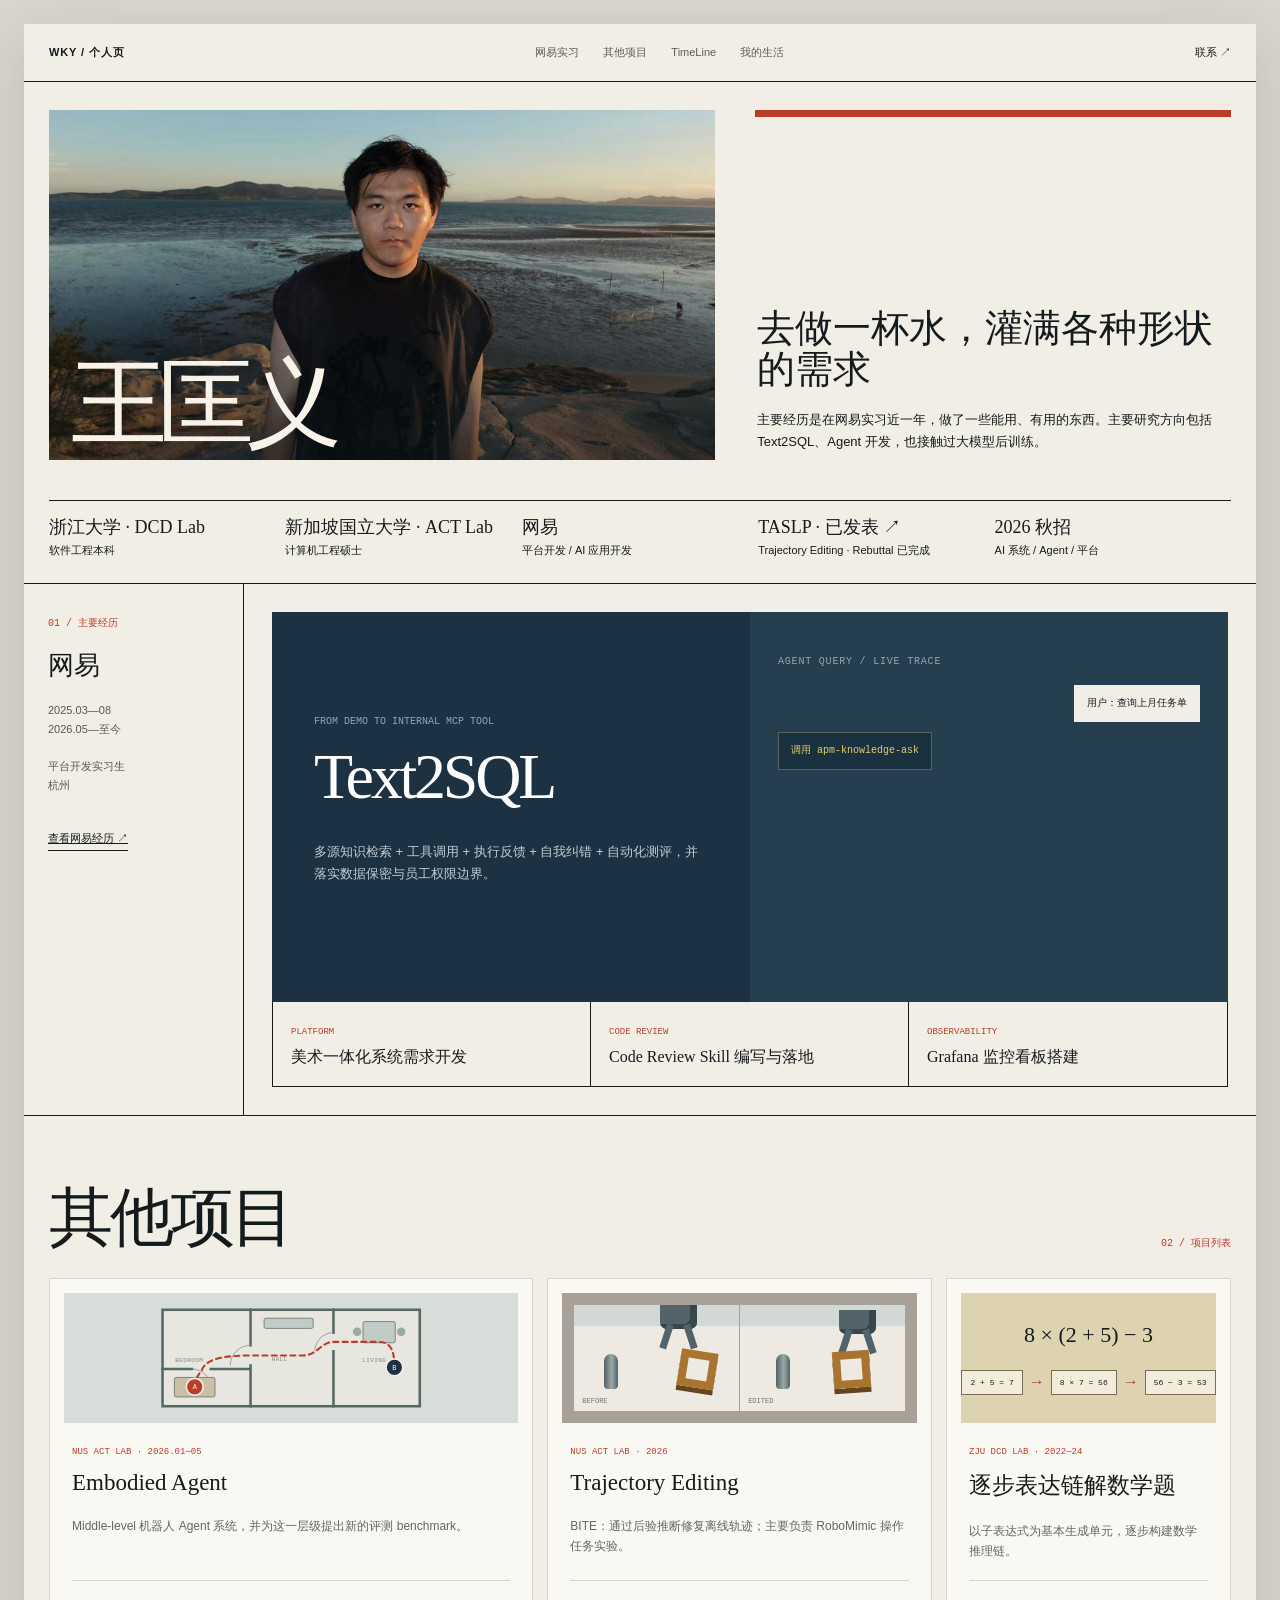
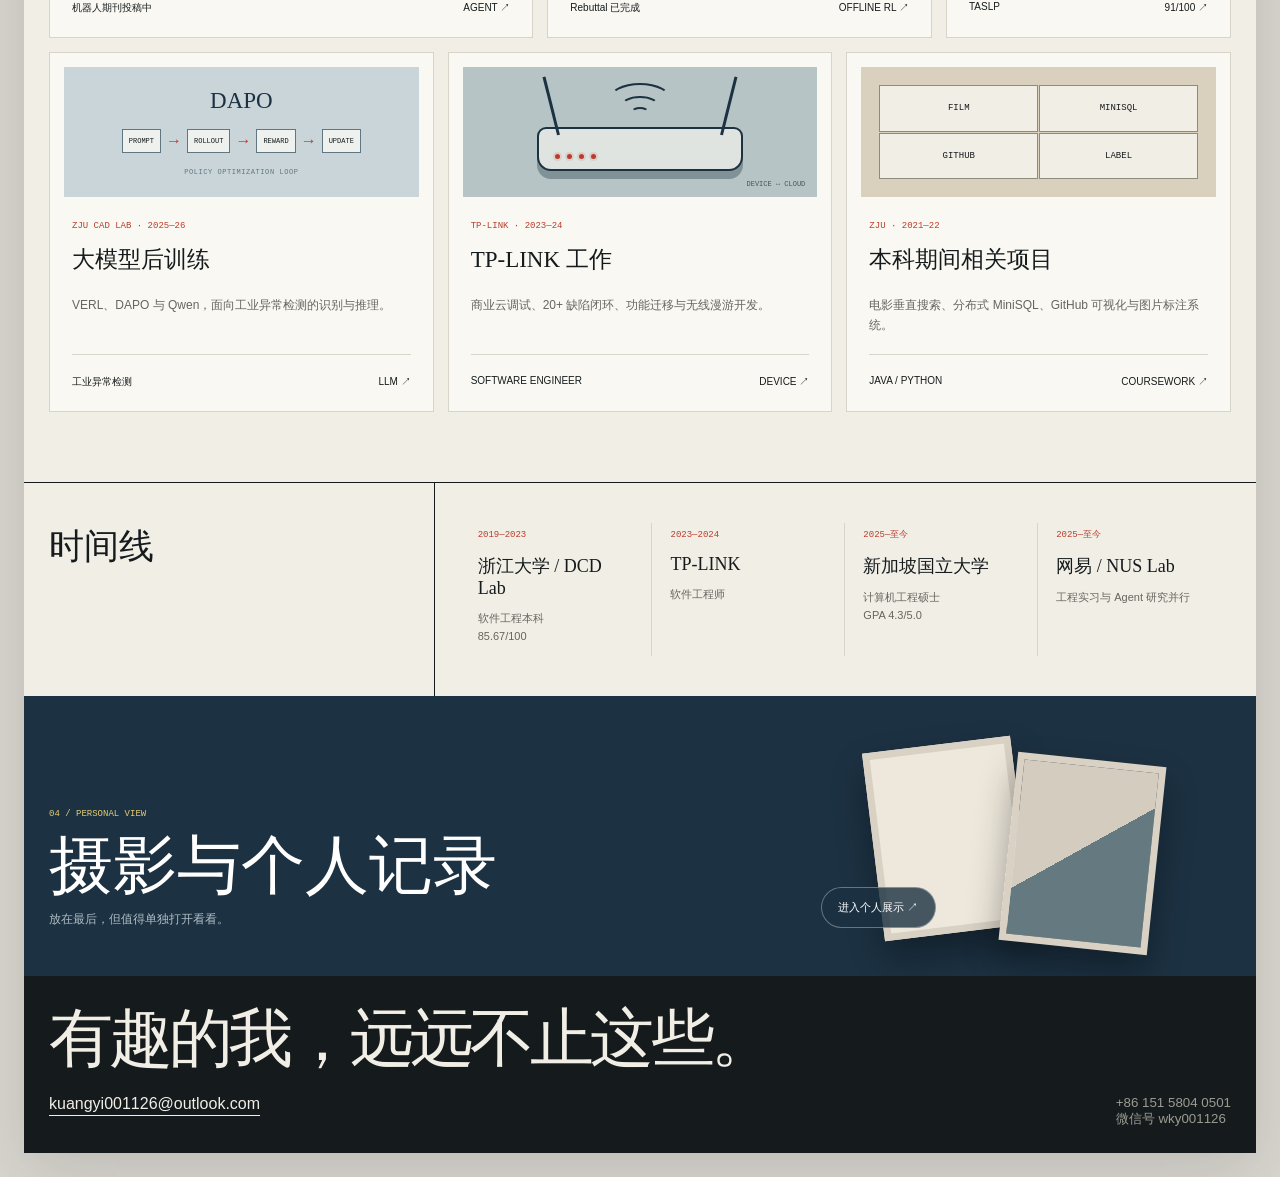
<file: index.html>
<!doctype html>
<html lang="zh-CN">
<head>
  <meta charset="utf-8"><meta name="viewport" content="width=device-width,initial-scale=1">
  <meta name="description" content="王匡义的个人网站：网易平台与 AI 应用开发、Text2SQL、Agent 研究及软件工程项目。">
  <title>WKY / 个人页</title>
  <link rel="icon" href="favicon.ico?v=20260923" sizes="16x16 32x32 48x48 64x64">
  <link rel="icon" type="image/png" sizes="16x16" href="favicon-16x16.png?v=20260923">
  <link rel="icon" type="image/png" sizes="32x32" href="favicon-32x32.png?v=20260923">
  <link rel="icon" type="image/svg+xml" sizes="any" href="favicon.svg?v=20260923">
  <link rel="apple-touch-icon" sizes="180x180" href="apple-touch-icon.png?v=20260923">
  <link rel="stylesheet" href="assets/layout.css">
  <style>
    :root{--paper:#f1eee6;--ink:#151b1d;--red:#ba3d2c;--soft:#d9d4c9;--white:#faf8f2;--navy:#1c3142;--gold:#e4cc72;--sans:Arial,"PingFang SC","Microsoft YaHei",sans-serif;--serif:Georgia,"Songti SC",serif}*{box-sizing:border-box}html{scroll-behavior:smooth}body{margin:0;background:var(--paper);color:var(--ink);font-family:var(--sans)}a{color:inherit}.nav{height:58px;display:flex;align-items:center;padding:0 25px;border-bottom:1px solid var(--ink);position:sticky;top:0;background:#f1eee6ed;backdrop-filter:blur(10px);z-index:20;font-size:11px}.nav b{letter-spacing:.08em}.nav nav{margin:auto;display:flex;gap:24px}.nav a{text-decoration:none}.nav nav a{color:#5c5c55}.nav nav a:hover{color:var(--red)}.hero{padding:45px 25px 25px;border-bottom:1px solid var(--ink)}.hero-top{display:grid;grid-template-columns:1.4fr .6fr;gap:40px;align-items:end}.hero h1{font:400 clamp(72px,12vw,170px)/.75 var(--serif);letter-spacing:-.09em;margin:0}.hero-intro{border-top:7px solid var(--red);padding-top:14px}.hero-intro h2{font:400 clamp(22px,3vw,39px)/1.05 var(--serif);margin:0 0 20px}.hero-intro p{font-size:13px;line-height:1.7;margin:0}.factbar{display:grid;grid-template-columns:repeat(4,1fr);margin-top:40px;border-top:1px solid var(--ink)}.fact{padding:14px 14px 0 0;font-size:11px}.fact b{display:block;font:500 18px var(--serif);margin-bottom:4px}.feature{display:grid;grid-template-columns:220px 1fr;border-bottom:1px solid var(--ink);scroll-margin-top:58px}.rail{border-right:1px solid var(--ink);padding:28px 24px}.rail small{color:var(--red);font:10px ui-monospace,monospace}.rail h2{font:400 26px var(--serif);margin:18px 0}.rail p{font-size:11px;line-height:1.7;color:#575851}.feature-main{padding:28px}.feature-visual{height:390px;background:var(--navy);color:white;display:grid;grid-template-columns:1fr 1fr;overflow:hidden}.query{padding:42px;display:flex;flex-direction:column;justify-content:center}.query small{font:10px ui-monospace,monospace;color:#90a7b7}.query h2{font:400 clamp(37px,5vw,70px)/.95 var(--serif);letter-spacing:-.05em;margin:20px 0}.query p{font-size:13px;line-height:1.7;color:#c2cdd3}.diagram{position:relative;background:#263f4e;display:grid;place-items:center}.loop{width:260px;height:260px;border:1px solid #ffffff4a;border-radius:50%;position:relative;animation:spin 24s linear infinite}.loop span{position:absolute;background:var(--paper);color:var(--ink);padding:8px 10px;font:9px ui-monospace,monospace;transform:translate(-50%,-50%)}.loop span:nth-child(1){left:50%;top:0}.loop span:nth-child(2){left:100%;top:50%}.loop span:nth-child(3){left:50%;top:100%}.loop span:nth-child(4){left:0;top:50%}.feature-caption{display:grid;grid-template-columns:repeat(3,1fr);border:1px solid var(--ink);border-top:0}.cap{padding:18px;border-right:1px solid var(--ink)}.cap:last-child{border:0}.cap small{font:9px ui-monospace,monospace;color:var(--red)}.cap b{display:block;margin-top:9px;font:500 16px var(--serif)}.projects{padding:70px 25px;scroll-margin-top:58px}.section-head{display:flex;justify-content:space-between;align-items:end;margin-bottom:28px}.section-head h2{font:400 clamp(38px,5vw,65px)/1 var(--serif);letter-spacing:-.05em;margin:0}.section-head span{font:10px ui-monospace,monospace;color:var(--red)}.project-grid{display:grid;grid-template-columns:repeat(12,1fr);gap:14px}.card{background:var(--white);border:1px solid var(--soft);min-height:360px;padding:22px;display:flex;flex-direction:column;transition:.3s;cursor:pointer}.card:hover{transform:translateY(-5px);border-color:var(--ink)}.card:nth-child(1){grid-column:span 5}.card:nth-child(2){grid-column:span 4}.card:nth-child(3){grid-column:span 3}.card:nth-child(4),.card:nth-child(5),.card:nth-child(6){grid-column:span 4}.poster{height:130px;margin:-8px -8px 24px;position:relative;overflow:hidden}.p-agent{background:#d9ddd8}.p-agent:before{content:"";position:absolute;width:52px;height:52px;border-radius:50%;background:var(--red);left:55%;top:35%;box-shadow:0 0 0 22px #ba3d2c20}.p-agent:after{content:"";position:absolute;inset:20px;border:1px solid #626d69;transform:skewY(-4deg)}.p-policy{background:var(--navy)}.p-policy:after{content:"";position:absolute;left:10%;top:50%;width:85%;height:2px;background:var(--gold);transform:rotate(-10deg);box-shadow:0 -18px #e4cc7277,0 18px #e4cc7244}.p-reason{background:#ded3b0;display:grid;place-items:center;font:26px var(--serif)}.p-post{background:#c9d5d9;background-image:repeating-linear-gradient(90deg,transparent 0 30px,#8499a126 30px 31px)}.p-platform{background:#e1ddd4}.p-platform:after{content:"APM / QA / INCIDENT";position:absolute;inset:0;display:grid;place-items:center;font:11px ui-monospace,monospace}.p-device{background:#b7c4c6}.p-device:before{content:"";position:absolute;width:55%;height:34%;left:22%;top:43%;border:2px solid var(--navy);border-radius:5px}.card small{font:9px ui-monospace,monospace;color:var(--red)}.card h3{font:500 23px var(--serif);margin:13px 0 8px}.card p{font-size:12px;line-height:1.7;color:#66655e}.card footer{margin-top:auto;padding-top:20px;font-size:10px;border-top:1px solid var(--soft);display:flex;justify-content:space-between}
    .personal{background:var(--navy);color:white;padding:80px 0 65px;overflow:hidden;scroll-margin-top:58px}.personal-head{padding:0 25px;display:grid;grid-template-columns:1fr 1fr;gap:8vw;align-items:end}.personal-head small{font:10px ui-monospace,monospace;color:var(--gold)}.personal-head h2{font:400 clamp(43px,6vw,78px)/.92 var(--serif);letter-spacing:-.055em;margin:18px 0 0}.personal-head p{font-size:13px;line-height:1.75;color:#bcc9d0;margin:0;max-width:560px}.photo-window{margin-top:46px;overflow-x:auto;scrollbar-width:none;cursor:grab;touch-action:pan-y;scroll-snap-type:x proximity}.photo-window::-webkit-scrollbar{display:none}.photo-window.dragging{cursor:grabbing}.photo-track{display:flex;align-items:center;gap:38px;width:max-content;padding:25px 12vw 70px}.photo-frame{width:330px;flex:none;background:#eee8dc;color:var(--ink);padding:13px 13px 20px;border:1px solid #918b80;box-shadow:0 22px 50px #07111d99;scroll-snap-align:center;cursor:pointer;transition:transform .3s}.photo-frame:nth-child(odd){transform:rotate(-2deg)}.photo-frame:nth-child(even){transform:rotate(2.2deg)}.photo-frame:hover{transform:rotate(0) translateY(-7px)}.photo-art{height:360px;position:relative;overflow:hidden;background-color:#c7c7c0}.photo-art span{position:absolute;left:14px;bottom:14px;color:white;font:9px/1.6 ui-monospace,monospace;letter-spacing:.08em;text-shadow:0 1px 4px #000}.photo-a{background:linear-gradient(155deg,transparent 0 52%,#152f42 52%),linear-gradient(25deg,#b7c4c2 0 35%,#d7aa72 35% 52%,#ece6d8 52%)}.photo-b{background:radial-gradient(circle at 68% 34%,#e5cb72 0 9%,transparent 9.5%),linear-gradient(90deg,transparent 49%,#f1eee6 49% 51%,transparent 51%),linear-gradient(#6c7e83 0 48%,#263d4a 48%)}.photo-c{background:repeating-linear-gradient(90deg,#d8d3c8 0 36px,#7d8b89 36px 38px);position:relative}.photo-c:after{content:"";position:absolute;width:120px;height:120px;border-radius:50%;background:var(--red);left:50%;top:50%;transform:translate(-50%,-50%);mix-blend-mode:multiply}.photo-d{background:linear-gradient(35deg,#172f40 0 42%,transparent 42%),linear-gradient(145deg,#d4cdbf 0 50%,#8fa19d 50%)}.photo-frame figcaption{padding:15px 3px 0;display:flex;justify-content:space-between;gap:15px}.photo-frame b{font:500 18px var(--serif)}.photo-frame small{font:8px/1.5 ui-monospace,monospace;color:#77736b;text-align:right}.personal-foot{padding:0 25px;display:flex;justify-content:space-between;color:#91a4ae;font-size:10px}.personal-foot b{color:var(--gold);font-weight:400}.lightbox{position:fixed;inset:0;z-index:60;background:#0c1822eF;display:none;place-items:center;padding:30px}.lightbox.show{display:grid}.lightbox-card{width:min(680px,90vw);background:#eee8dc;padding:16px;color:var(--ink);box-shadow:0 30px 100px #000}.lightbox-card .photo-art{height:min(68vh,650px)}.lightbox-caption{padding:18px 5px 5px;display:flex;justify-content:space-between}.lightbox-close{position:fixed;right:25px;top:22px;background:transparent;border:1px solid #ffffff66;color:white;width:42px;height:42px;border-radius:50%;cursor:pointer;font-size:20px}
    .profile{display:grid;grid-template-columns:1fr 2fr;border-top:1px solid var(--ink)}.profile-title{padding:40px 25px;border-right:1px solid var(--ink)}.profile-title h2{font:400 35px var(--serif);margin:0}.profile-main{padding:40px 25px}.timeline{display:grid;grid-template-columns:repeat(4,1fr)}.time{padding:0 18px;border-right:1px solid var(--soft)}.time:last-child{border:0}.time time{font:9px ui-monospace,monospace;color:var(--red)}.time h3{font:500 18px var(--serif);margin:13px 0 5px}.time p{font-size:11px;line-height:1.6;color:#66655e}.contact{background:var(--ink);color:var(--paper);padding:60px 25px 25px}.contact h2{font:400 clamp(45px,8vw,105px)/.85 var(--serif);letter-spacing:-.06em;margin:0 0 45px}.contact-row{display:flex;justify-content:space-between}.contact a{color:var(--paper);text-underline-offset:6px}.contact small{color:#9b9b92}.reveal{opacity:0;transform:translateY(18px);transition:.6s}.reveal.on{opacity:1;transform:none}@keyframes spin{to{transform:rotate(360deg)}}
    @media(max-width:800px){.nav nav{display:none}.nav{justify-content:space-between}.hero-top,.feature,.profile,.personal-head{grid-template-columns:1fr}.hero h1{font-size:23vw}.hero-intro{margin-top:40px}.factbar{grid-template-columns:1fr 1fr}.rail{border-right:0;border-bottom:1px solid var(--ink)}.feature-main{padding:16px}.feature-visual{height:auto;grid-template-columns:1fr}.diagram{min-height:320px}.feature-caption{grid-template-columns:1fr}.cap{border-right:0;border-bottom:1px solid var(--ink)}.project-grid{grid-template-columns:1fr}.card:nth-child(n){grid-column:auto}.personal-head{gap:25px}.photo-track{padding-left:40px;padding-right:40px;gap:25px}.photo-frame{width:270px}.photo-art{height:315px}.personal-foot{display:block}.personal-foot span{display:block;margin-top:8px}.timeline{grid-template-columns:1fr 1fr;gap:25px}.profile-title{border-right:0;border-bottom:1px solid var(--ink)}.contact-row{display:block}.contact small{display:block;margin-top:25px}}@media(prefers-reduced-motion:reduce){.loop{animation:none}.reveal{opacity:1;transform:none}.photo-frame{transition:none}}
    a.card{text-decoration:none;color:inherit}.feature-link{display:inline-block;margin-top:26px;border-bottom:1px solid var(--ink);padding-bottom:4px;font-size:11px}.personal-entry{min-height:280px;background:var(--navy);color:white;text-decoration:none;padding:48px 25px;display:flex;align-items:end;justify-content:space-between;position:relative;overflow:hidden}.personal-entry:before,.personal-entry:after{content:"";position:absolute;width:135px;height:175px;background:#eee8dc;border:7px solid #d8d1c4;right:19%;top:48px;box-shadow:0 18px 35px #0005;transform:rotate(-7deg)}.personal-entry:after{right:8%;top:63px;transform:rotate(6deg);background:linear-gradient(145deg,#d4cdbf 0 48%,#647a80 48%)}.personal-entry span,.personal-entry>i{position:relative;z-index:2}.personal-entry small{display:block;color:var(--gold);font:9px ui-monospace,monospace;margin-bottom:17px}.personal-entry b{display:block;font:400 clamp(37px,5vw,67px)/.95 var(--serif)}.personal-entry em{display:block;color:#aebec6;font-style:normal;font-size:12px;margin-top:14px}.personal-entry>i{font-style:normal;border:1px solid #ffffff55;border-radius:999px;padding:12px 16px;margin-right:25%;font-size:11px;background:#1c3142cc}.personal-entry:hover>i{background:var(--paper);color:var(--ink)}@media(max-width:800px){.personal-entry{min-height:360px;display:block;padding:40px 20px}.personal-entry:before{right:30%;top:175px;width:105px;height:140px}.personal-entry:after{right:8%;top:190px;width:105px;height:140px}.personal-entry>i{display:inline-block;margin:30px 0 0}}
  </style>
  <link rel="stylesheet" href="assets/home-v2.css">
</head>
<body>
  <header class="nav"><b>WKY / 个人页</b><nav><a href="#netease">网易实习</a><a href="#projects">其他项目</a><a class="nav-timeline" href="timeline/index.html">TimeLine</a><a href="personal/index.html">我的生活</a></nav><button class="nav-contact" type="button" data-contact-open>联系 ↗</button></header>
  <main>
    <section class="hero"><div class="hero-top"><div class="portrait-stage"><img src="assets/personal-hero.jpg" alt="王匡义在海边的个人照"><h1>王匡义</h1></div><div class="hero-intro"><h2>去做一杯水，灌满各种形状的需求</h2><p>主要经历是在网易实习近一年，做了一些能用、有用的东西。主要研究方向包括 Text2SQL、Agent 开发，也接触过大模型后训练。</p></div></div><div class="factbar"><div class="fact"><b>浙江大学 · DCD Lab</b>软件工程本科</div><div class="fact"><b>新加坡国立大学 · ACT Lab</b>计算机工程硕士</div><div class="fact"><b>网易</b>平台开发 / AI 应用开发</div><a class="fact fact-link" href="https://ieeexplore.ieee.org/document/10552332/authors#authors" target="_blank" rel="noreferrer"><b>TASLP · 已发表 ↗</b>Trajectory Editing · Rebuttal 已完成</a><div class="fact fact-recruit"><b>2026 秋招</b>AI 系统 / Agent / 平台</div></div></section>
    <section class="feature" id="netease"><aside class="rail"><small>01 / 主要经历</small><h2>网易</h2><p>2025.03—08<br>2026.05—至今<br><br>平台开发实习生<br>杭州</p><a class="feature-link" href="projects/netease/index.html">查看网易经历 ↗</a></aside><div class="feature-main"><div class="feature-visual reveal"><div class="query"><small>FROM DEMO TO INTERNAL MCP TOOL</small><h2>Text2SQL</h2><p>多源知识检索 + 工具调用 + 执行反馈 + 自我纠错 + 自动化测评，并落实数据保密与员工权限边界。</p></div><div class="agent-console" aria-label="一次 Agent 查询公司数据的演示"><div class="agent-thread"><div class="agent-status">AGENT QUERY / LIVE TRACE</div><div class="agent-line user">用户：查询上月任务单</div><div class="agent-line tool">调用 apm-knowledge-ask</div><div class="agent-line">返回：请确认月份口径，默认为结算月。</div><div class="agent-line user">用户：结算月，查询</div><div class="agent-line tool">调用 apm-query-ask</div><div class="agent-line agent-cursor">返回：上月任务单共 XX 条</div></div></div></div><div class="feature-caption"><div class="cap"><small>PLATFORM</small><b>美术一体化系统需求开发</b></div><div class="cap"><small>CODE REVIEW</small><b>Code Review Skill 编写与落地</b></div><div class="cap"><small>OBSERVABILITY</small><b>Grafana 监控看板搭建</b></div></div></div></section>
    <section class="projects" id="projects"><header class="section-head"><h2>其他项目</h2><span>02 / 项目列表</span></header><div class="project-grid">
      <a class="card reveal" href="projects/embodied-agent/index.html"><div class="poster p-agent"><svg class="floorplan" viewBox="0 0 320 130" role="img" aria-label="Agent 从卧室 A 经过门洞和走廊到达客厅 B 的俯视路径"><rect class="floor-shell" x="8" y="8" width="304" height="114"/><path class="floor-wall" d="M112 8V50 M112 74V122 M210 8V35 M210 57V122 M8 78H43 M65 78H112"/><path class="floor-door" d="M112 50A24 24 0 0 0 88 74 M210 35A22 22 0 0 0 188 57 M43 78A22 22 0 0 1 65 100"/><rect class="floor-bed" x="22" y="88" width="48" height="23" rx="2"/><rect class="floor-table" x="245" y="22" width="38" height="25" rx="2"/><circle class="floor-chair" cx="238" cy="34" r="5"/><circle class="floor-chair" cx="290" cy="34" r="5"/><rect class="floor-cabinet" x="128" y="18" width="58" height="12" rx="2"/><text class="floor-label" x="23" y="70">BEDROOM</text><text class="floor-label" x="137" y="68">HALL</text><text class="floor-label" x="244" y="70">LIVING</text><path class="agent-route" d="M46 99 C46 88 52 84 55 78 C61 65 84 62 112 62 L174 62 C191 62 195 46 210 46 L264 46 C280 46 282 61 282 76"/><circle class="point point-a" cx="46" cy="99" r="10"/><text class="point-text" x="46" y="102">A</text><circle class="point point-b" cx="282" cy="76" r="10"/><text class="point-text" x="282" y="79">B</text></svg></div><small>NUS ACT LAB · 2026.01—05</small><h3>Embodied Agent</h3><p>Middle-level 机器人 Agent 系统，并为这一层级提出新的评测 benchmark。</p><footer><span>机器人期刊投稿中</span><span>AGENT ↗</span></footer></a>
      <a class="card reveal" href="projects/generative-policy/index.html"><div class="poster p-trajectory" aria-label="机械臂操作轨迹编辑的前后对比示意图"><div class="manip-frame"><i class="gripper"></i><i class="peg"></i><i class="fixture"></i><span>BEFORE</span></div><div class="manip-frame edited"><i class="gripper"></i><i class="peg"></i><i class="fixture"></i><span>EDITED</span></div></div><small>NUS ACT LAB · 2026</small><h3>Trajectory Editing</h3><p>BITE：通过后验推断修复离线轨迹；主要负责 RoboMimic 操作任务实验。</p><footer><span>Rebuttal 已完成</span><span>OFFLINE RL ↗</span></footer></a>
      <a class="card reveal" href="projects/reasoning-chain/index.html"><div class="poster p-math" aria-label="数学应用题逐步拆解为子表达式的示意图"><div class="math-problem">8 × (2 + 5) − 3</div><div class="math-chain"><span>2 + 5 = 7</span><b>→</b><span>8 × 7 = 56</span><b>→</b><span>56 − 3 = 53</span></div></div><small>ZJU DCD LAB · 2022—24</small><h3>逐步表达链解数学题</h3><p>以子表达式为基本生成单元，逐步构建数学推理链。</p><footer><span>TASLP</span><span>91/100 ↗</span></footer></a>
      <a class="card reveal" href="projects/post-training/index.html"><div class="poster p-dapo" aria-label="DAPO 强化学习后训练闭环示意图"><strong>DAPO</strong><div class="dapo-flow"><span>PROMPT</span><b>→</b><span>ROLLOUT</span><b>→</b><span>REWARD</span><b>→</b><span>UPDATE</span></div><i>POLICY OPTIMIZATION LOOP</i></div><small>ZJU CAD LAB · 2025—26</small><h3>大模型后训练</h3><p>VERL、DAPO 与 Qwen，面向工业异常检测的识别与推理。</p><footer><span>工业异常检测</span><span>LLM ↗</span></footer></a>
      <a class="card reveal" href="projects/tplink/index.html"><div class="poster p-router" aria-label="带天线和无线信号的路由器示意图"><div class="wifi"><i></i><i></i><i></i></div><div class="router"><span class="antenna left"></span><span class="antenna right"></span><div class="router-face"><i></i><i></i><i></i><i></i></div></div><small>DEVICE ↔ CLOUD</small></div><small>TP-LINK · 2023—24</small><h3>TP-LINK 工作</h3><p>商业云调试、20+ 缺陷闭环、功能迁移与无线漫游开发。</p><footer><span>SOFTWARE ENGINEER</span><span>DEVICE ↗</span></footer></a>
      <a class="card reveal" href="projects/undergraduate/index.html"><div class="poster p-undergrad"><span>FILM</span><span>MINISQL</span><span>GITHUB</span><span>LABEL</span></div><small>ZJU · 2021—22</small><h3>本科期间相关项目</h3><p>电影垂直搜索、分布式 MiniSQL、GitHub 可视化与图片标注系统。</p><footer><span>JAVA / PYTHON</span><span>COURSEWORK ↗</span></footer></a>
    </div></section>
    <section class="profile" id="profile"><div class="profile-title"><h2>时间线</h2></div><div class="profile-main"><div class="timeline"><article class="time"><time>2019—2023</time><h3>浙江大学 / DCD Lab</h3><p>软件工程本科<br>85.67/100</p></article><article class="time"><time>2023—2024</time><h3>TP-LINK</h3><p>软件工程师</p></article><article class="time"><time>2025—至今</time><h3>新加坡国立大学</h3><p>计算机工程硕士<br>GPA 4.3/5.0</p></article><article class="time"><time>2025—至今</time><h3>网易 / NUS Lab</h3><p>工程实习与 Agent 研究并行</p></article></div></div></section>
    <a class="personal-entry" href="personal/index.html"><span><small>04 / PERSONAL VIEW</small><b>摄影与个人记录</b><em>放在最后，但值得单独打开看看。</em></span><i>进入个人展示 ↗</i></a>
  </main>
  <footer class="contact"><h2>有趣的我，远远不止这些。</h2><div class="contact-row"><a href="mailto:kuangyi001126@outlook.com">kuangyi001126@outlook.com</a><small>+86 151 5804 0501<br>微信号 wky001126</small></div></footer>
  <div class="contact-modal" role="dialog" aria-modal="true" aria-labelledby="contact-title"><div class="contact-card"><header><h2 id="contact-title">联系我</h2><button class="contact-close" type="button" aria-label="关闭联系信息">×</button></header><dl class="contact-list"><div class="contact-item"><dt>EMAIL</dt><dd><a href="mailto:kuangyi001126@outlook.com">kuangyi001126@outlook.com</a></dd></div><div class="contact-item"><dt>PHONE</dt><dd><a href="tel:+8615158040501">151 5804 0501</a></dd></div><div class="contact-item"><dt>WECHAT</dt><dd>wky001126</dd></div></dl></div></div>
  <script>
    const io=new IntersectionObserver(es=>es.forEach(e=>e.isIntersecting&&e.target.classList.add('on')),{threshold:.1});document.querySelectorAll('.reveal').forEach(e=>io.observe(e));
    const agentLines=[...document.querySelectorAll('.agent-line')],reducedMotion=matchMedia('(prefers-reduced-motion: reduce)');
    let agentTimers=[];
    function clearAgentTimers(){agentTimers.forEach(clearTimeout);agentTimers=[]}
    function runAgentTrace(){
      clearAgentTimers();
      agentLines.forEach(line=>line.classList.remove('visible'));
      if(reducedMotion.matches){agentLines.forEach(line=>line.classList.add('visible'));return}
      agentLines.forEach((line,index)=>agentTimers.push(setTimeout(()=>line.classList.add('visible'),350+index*900)));
      agentTimers.push(setTimeout(runAgentTrace,350+agentLines.length*900+3000));
    }
    runAgentTrace();reducedMotion.addEventListener('change',runAgentTrace);
    const portfolioReturnKey='wky-portfolio-return',portfolioRestoreKey='wky-portfolio-restore';
    function savePortfolioPosition(){try{sessionStorage.setItem(portfolioReturnKey,JSON.stringify({path:location.pathname,y:scrollY,savedAt:Date.now()}))}catch{}}
    document.querySelectorAll('a[href^="projects/"]').forEach(link=>link.addEventListener('click',savePortfolioPosition));
    function restorePortfolioPosition(){
      try{
        if(sessionStorage.getItem(portfolioRestoreKey)!=='1')return;
        sessionStorage.removeItem(portfolioRestoreKey);
        const saved=JSON.parse(sessionStorage.getItem(portfolioReturnKey)||'null');sessionStorage.removeItem(portfolioReturnKey);
        if(!saved||saved.path!==location.pathname||Date.now()-saved.savedAt>=6*60*60*1000)return;
        const root=document.documentElement,previous=root.style.scrollBehavior;root.style.scrollBehavior='auto';
        requestAnimationFrame(()=>requestAnimationFrame(()=>{scrollTo(0,Math.min(saved.y,Math.max(0,root.scrollHeight-innerHeight)));root.style.scrollBehavior=previous}));
      }catch{}
    }
    addEventListener('pageshow',restorePortfolioPosition);
    const contactModal=document.querySelector('.contact-modal'),contactOpen=document.querySelector('[data-contact-open]'),contactClose=document.querySelector('.contact-close');
    function setContact(open){contactModal.classList.toggle('show',open);document.body.style.overflow=open?'hidden':'';if(open)contactClose.focus();else contactOpen.focus()}
    contactOpen.addEventListener('click',()=>setContact(true));contactClose.addEventListener('click',()=>setContact(false));contactModal.addEventListener('click',event=>{if(event.target===contactModal)setContact(false)});document.addEventListener('keydown',event=>{if(event.key==='Escape'&&contactModal.classList.contains('show'))setContact(false)});
  </script>
</body></html>
</file>
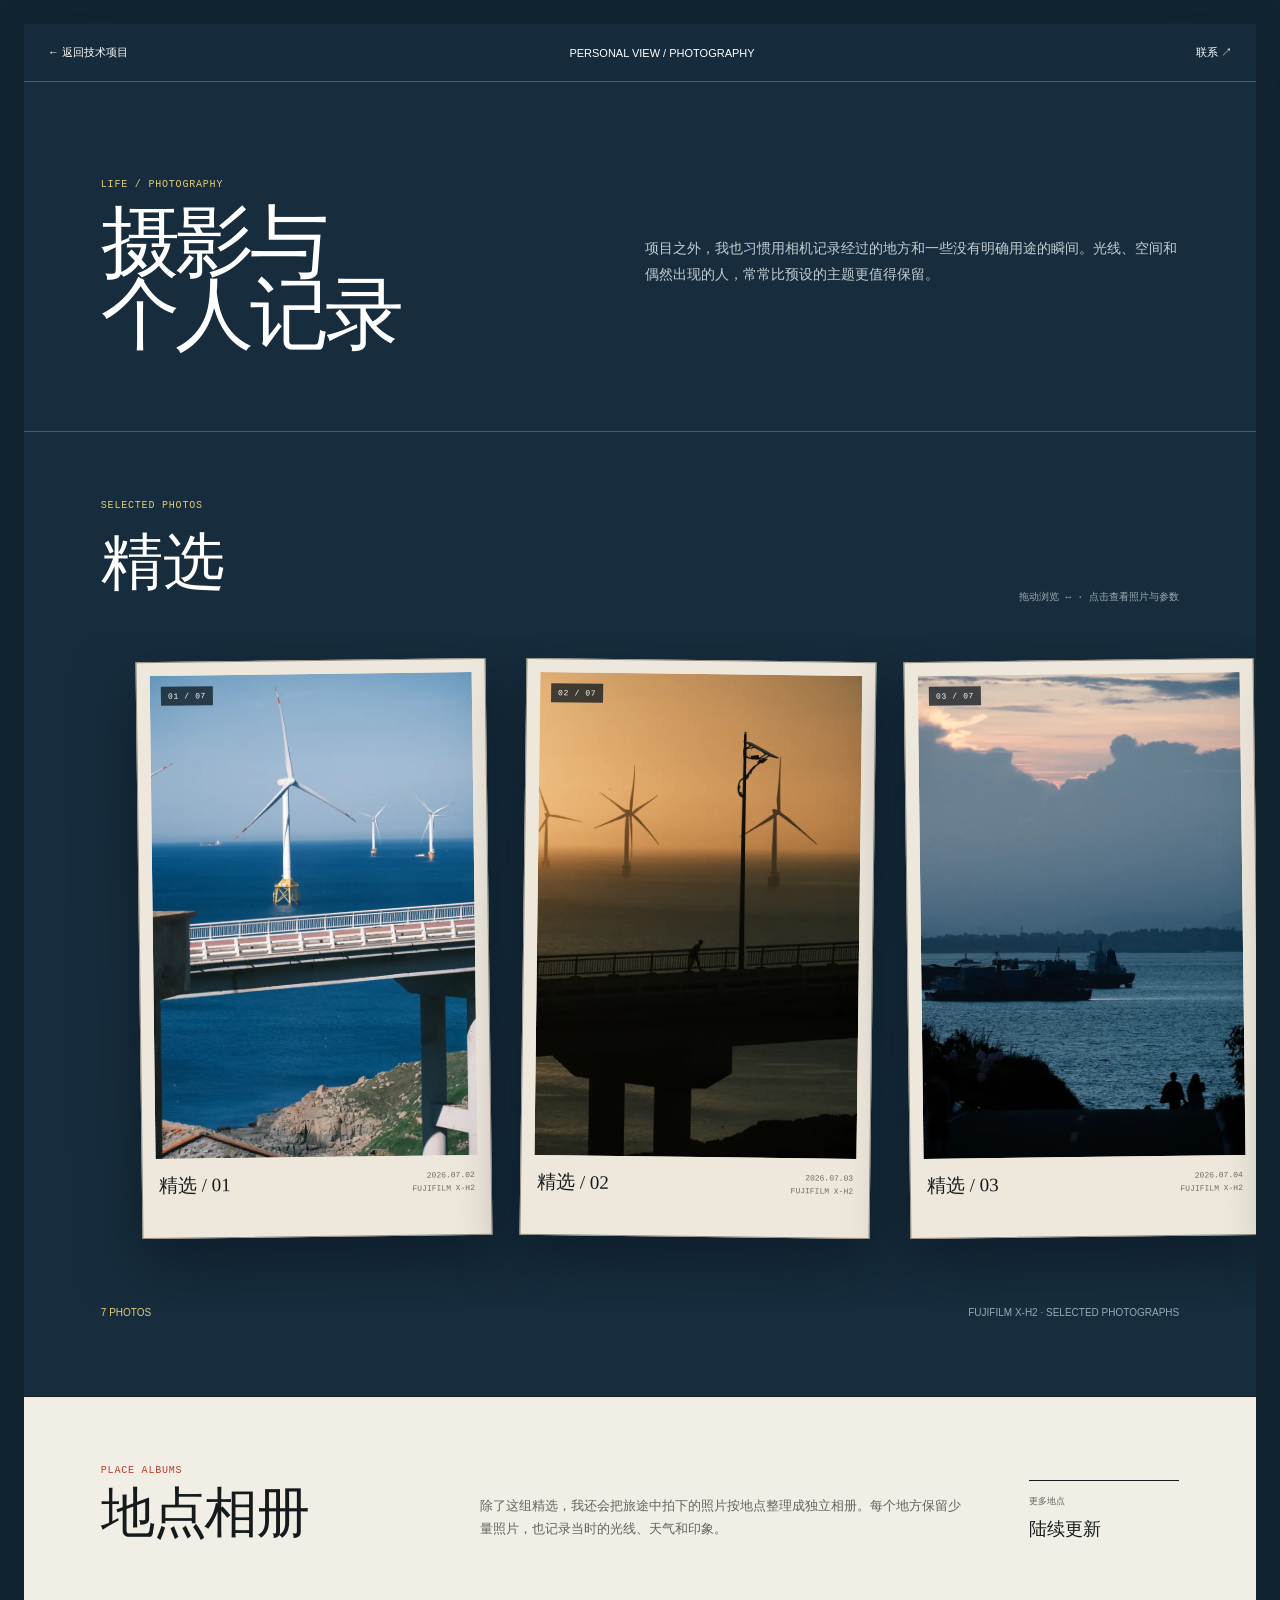
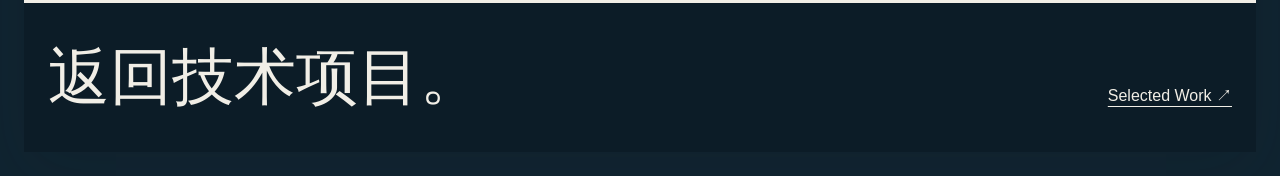
<file: personal/index.html>
<!doctype html>
<html lang="zh-CN">
<head>
  <meta charset="utf-8">
  <meta name="viewport" content="width=device-width, initial-scale=1">
  <meta name="description" content="王匡义的摄影与个人记录。">
  <title>摄影与个人记录 · 王匡义</title>
  <link rel="icon" href="../favicon.ico?v=20260923" sizes="16x16 32x32 48x48 64x64">
  <link rel="icon" type="image/png" sizes="16x16" href="../favicon-16x16.png?v=20260923">
  <link rel="icon" type="image/png" sizes="32x32" href="../favicon-32x32.png?v=20260923">
  <link rel="icon" type="image/svg+xml" sizes="any" href="../favicon.svg?v=20260923">
  <link rel="apple-touch-icon" sizes="180x180" href="../apple-touch-icon.png?v=20260923">
  <link rel="stylesheet" href="../assets/detail.css">
  <link rel="stylesheet" href="../assets/personal.css">
</head>
<body>
  <header class="nav">
    <a href="../index.html#projects">← 返回技术项目</a>
    <span>PERSONAL VIEW / PHOTOGRAPHY</span>
    <button class="personal-contact" type="button" data-contact-open>联系 ↗</button>
  </header>

  <main>
    <section class="personal-hero">
      <div>
        <small>LIFE / PHOTOGRAPHY</small>
        <h1>摄影与<br>个人记录</h1>
      </div>
      <p>项目之外，我也习惯用相机记录经过的地方和一些没有明确用途的瞬间。光线、空间和偶然出现的人，常常比预设的主题更值得保留。</p>
    </section>

    <section class="gallery" aria-labelledby="gallery-title">
      <header class="gallery-head">
        <div><span class="gallery-kicker">SELECTED PHOTOS</span><h2 id="gallery-title">精选</h2></div>
        <span class="gallery-hint">拖动浏览 ↔ · 点击查看照片与参数</span>
      </header>
      <div class="photo-window" aria-label="横向摄影作品画廊">
        <div class="photo-track" data-gallery-track></div>
      </div>
      <div class="gallery-foot">
        <b data-photo-count>7 PHOTOS</b>
        <span>FUJIFILM X-H2 · SELECTED PHOTOGRAPHS</span>
      </div>
    </section>

    <section class="places" aria-labelledby="places-title">
      <div>
        <span class="places-kicker">PLACE ALBUMS</span>
        <h2 id="places-title">地点相册</h2>
      </div>
      <p>除了这组精选，我还会把旅途中拍下的照片按地点整理成独立相册。每个地方保留少量照片，也记录当时的光线、天气和印象。</p>
      <div class="places-status"><span>更多地点</span><b>陆续更新</b></div>
    </section>
  </main>

  <footer class="personal-footer">
    <h2>返回技术项目。</h2>
    <a href="../index.html">Selected Work ↗</a>
  </footer>

  <div class="contact-modal" role="dialog" aria-modal="true" aria-labelledby="contact-title" aria-hidden="true">
    <div class="contact-card">
      <header>
        <h2 id="contact-title">联系我</h2>
        <button class="contact-close" type="button" aria-label="关闭联系信息">×</button>
      </header>
      <dl class="contact-list">
        <div class="contact-item"><dt>EMAIL</dt><dd><a href="mailto:kuangyi001126@outlook.com">kuangyi001126@outlook.com</a></dd></div>
        <div class="contact-item"><dt>PHONE</dt><dd><a href="tel:+8615158040501">151 5804 0501</a></dd></div>
        <div class="contact-item"><dt>WECHAT</dt><dd>wky001126</dd></div>
      </dl>
    </div>
  </div>

  <div class="lightbox" role="dialog" aria-modal="true" aria-label="照片大图与拍摄参数" aria-hidden="true">
    <button class="close" aria-label="关闭">×</button>
    <div class="lightbox-card">
      <div class="lightbox-image"><img alt=""></div>
      <div class="lightbox-caption">
        <span class="lightbox-number"></span>
        <h3></h3>
        <dl class="exif-list"></dl>
        <div class="lightbox-controls"><button type="button" data-prev>← 上一张</button><button type="button" data-next>下一张 →</button></div>
      </div>
    </div>
  </div>

  <script src="../assets/photos/gallery-data.js"></script>
  <script src="../assets/personal.js"></script>
</body>
</html>
</file>
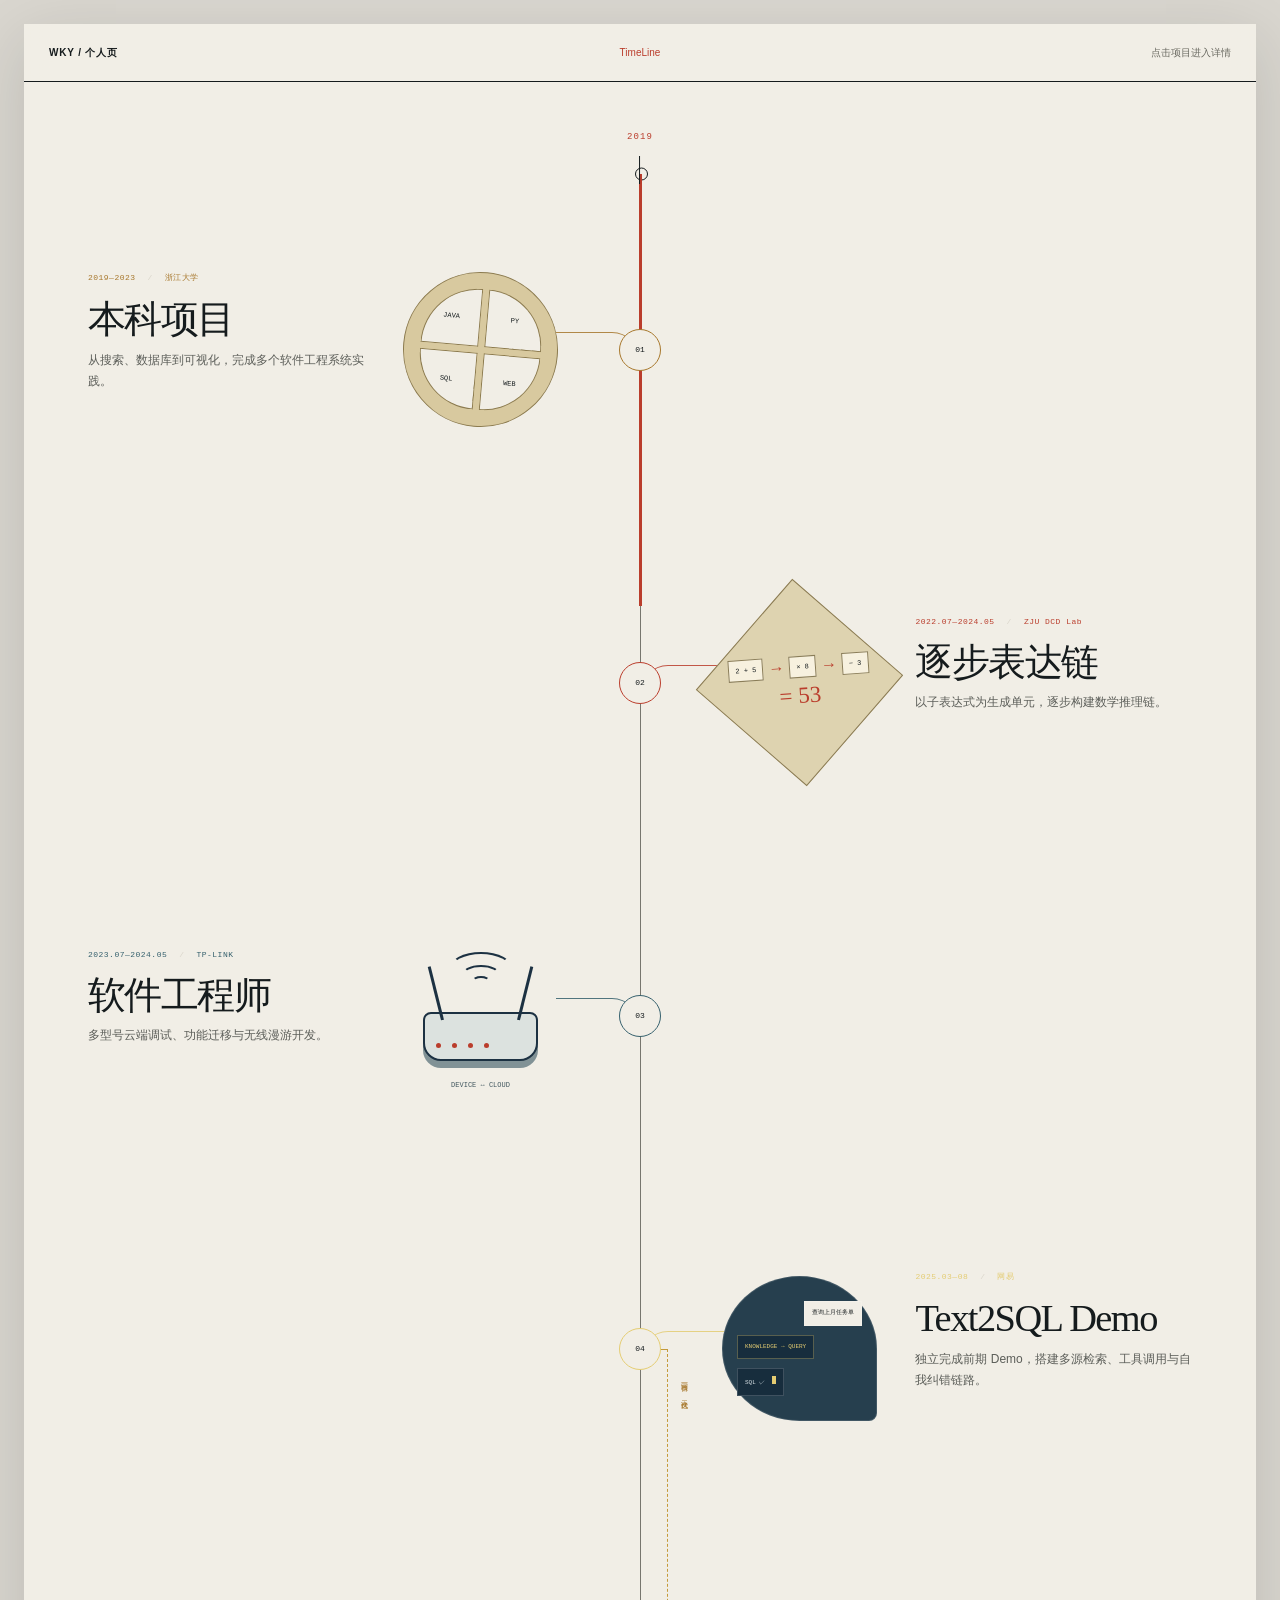
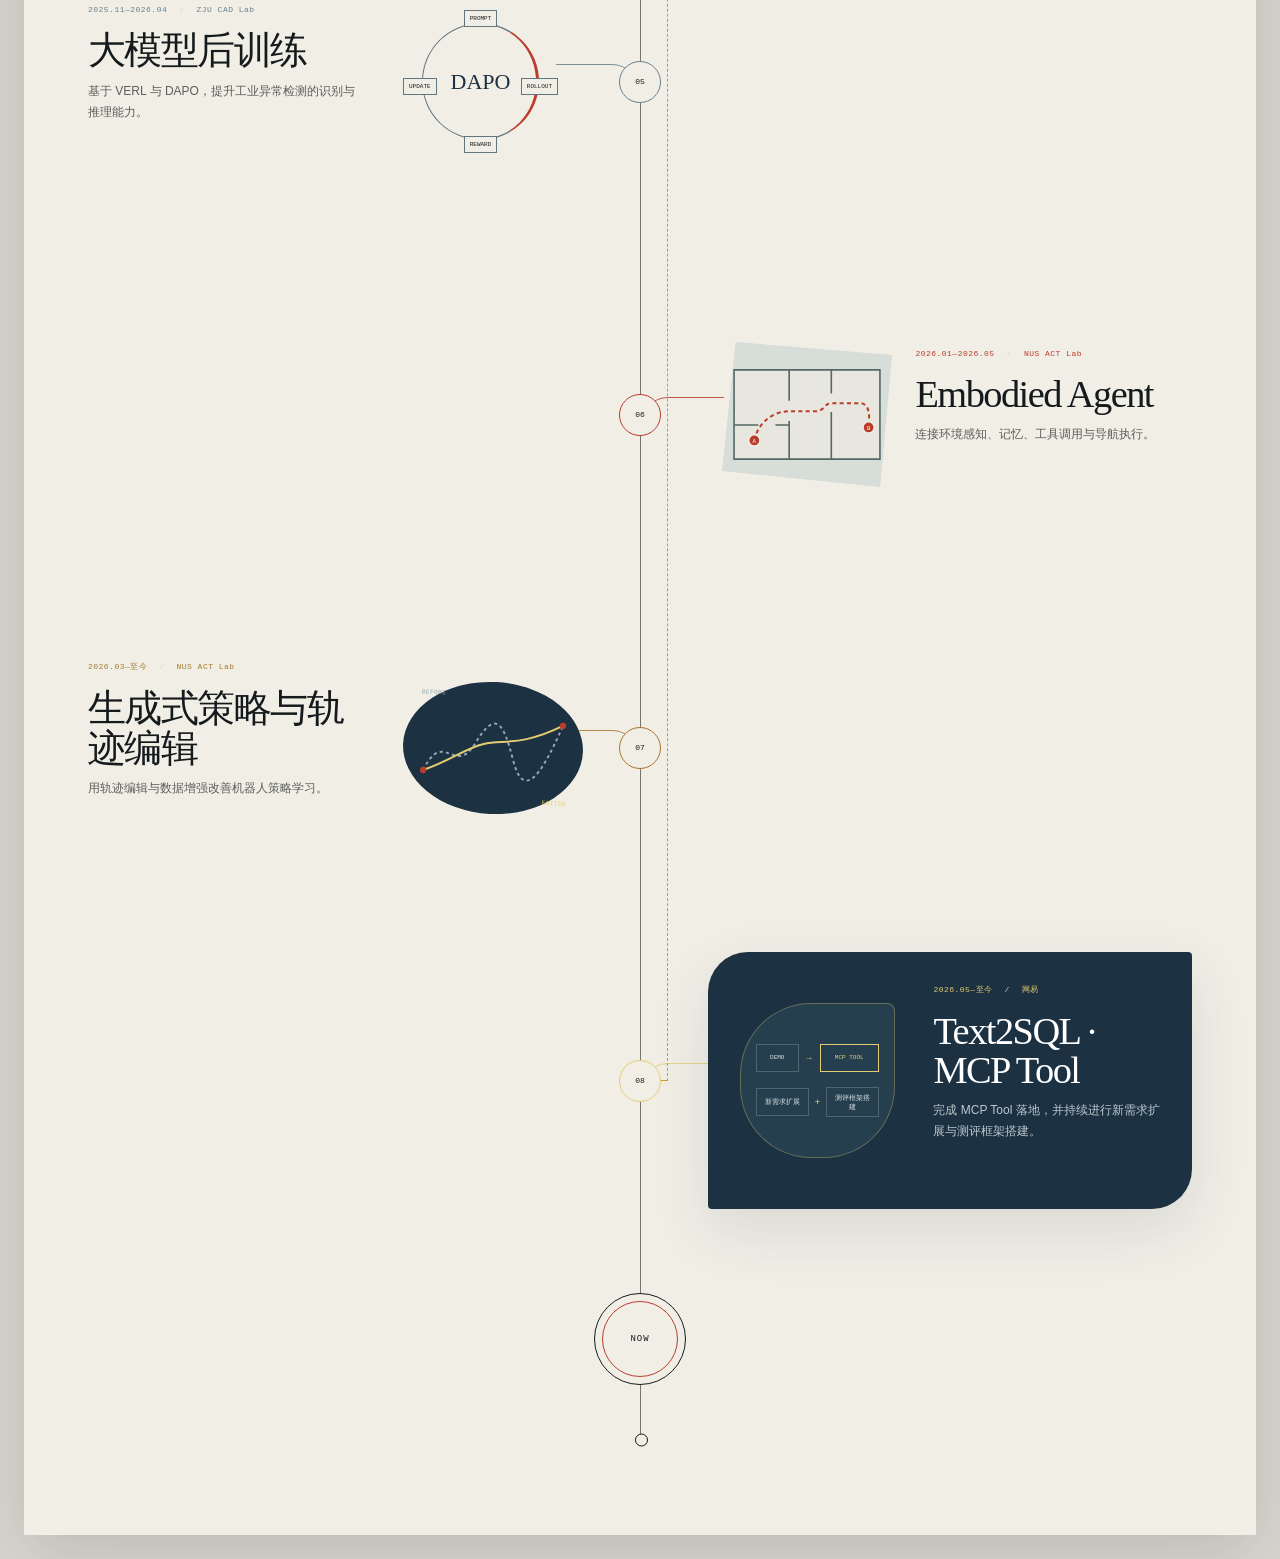
<file: timeline/index.html>
<!doctype html>
<html lang="zh-CN">
<head>
  <meta charset="utf-8">
  <meta name="viewport" content="width=device-width,initial-scale=1">
  <meta name="description" content="王匡义的项目与经历时间线。">
  <title>TimeLine · 王匡义</title>
  <link rel="icon" href="../favicon.ico?v=20260923" sizes="16x16 32x32 48x48 64x64">
  <link rel="icon" type="image/png" sizes="16x16" href="../favicon-16x16.png?v=20260923">
  <link rel="icon" type="image/png" sizes="32x32" href="../favicon-32x32.png?v=20260923">
  <link rel="icon" type="image/svg+xml" sizes="any" href="../favicon.svg?v=20260923">
  <link rel="apple-touch-icon" sizes="180x180" href="../apple-touch-icon.png?v=20260923">
  <link rel="stylesheet" href="../assets/layout.css">
  <link rel="stylesheet" href="../assets/timeline.css">
</head>
<body>
  <header class="timeline-nav">
    <a class="brand" href="../index.html">WKY / 个人页</a>
    <a class="current" href="#timeline">TimeLine</a>
    <span>点击项目进入详情</span>
  </header>

  <main class="timeline-page" id="timeline" data-timeline>
    <div class="timeline-track" aria-hidden="true"><i data-progress></i></div>
    <div class="continuity-link" data-continuity aria-hidden="true"><span>同一项目 · 二次迭代</span></div>
    <div class="start-mark" aria-hidden="true"><span>2019</span><i></i></div>

    <article class="moment side-left reveal" style="--accent:#a7772c">
      <a class="node" href="../projects/undergraduate/index.html" aria-label="打开本科项目详情"><b>01</b></a>
      <a class="event" href="../projects/undergraduate/index.html">
        <div class="event-copy">
          <div class="meta"><time>2019—2023</time><span>浙江大学</span></div>
          <h2>本科项目</h2>
          <p>从搜索、数据库到可视化，完成多个软件工程系统实践。</p>
          <em>查看详情 ↗</em>
        </div>
        <div class="visual visual-foundation" aria-label="软件工程项目模块示意">
          <span>JAVA</span><span>PY</span><span>SQL</span><span>WEB</span>
        </div>
      </a>
    </article>

    <article class="moment side-right reveal" style="--accent:#ba3d2c">
      <a class="node" href="../projects/reasoning-chain/index.html" aria-label="打开逐步表达链详情"><b>02</b></a>
      <a class="event" href="../projects/reasoning-chain/index.html">
        <div class="event-copy">
          <div class="meta"><time>2022.07—2024.05</time><span>ZJU DCD Lab</span></div>
          <h2>逐步表达链</h2>
          <p>以子表达式为生成单元，逐步构建数学推理链。</p>
          <em>查看详情 ↗</em>
        </div>
        <div class="visual visual-reason" aria-label="逐步表达链示意">
          <span>2 + 5</span><i>→</i><span>× 8</span><i>→</i><span>− 3</span><b>= 53</b>
        </div>
      </a>
    </article>

    <article class="moment side-left reveal" style="--accent:#35606d">
      <a class="node" href="../projects/tplink/index.html" aria-label="打开 TP-LINK 经历详情"><b>03</b></a>
      <a class="event" href="../projects/tplink/index.html">
        <div class="event-copy">
          <div class="meta"><time>2023.07—2024.05</time><span>TP-LINK</span></div>
          <h2>软件工程师</h2>
          <p>多型号云端调试、功能迁移与无线漫游开发。</p>
          <em>查看详情 ↗</em>
        </div>
        <div class="visual visual-router" aria-label="设备与云端连接示意">
          <div class="signal"><i></i><i></i><i></i></div>
          <div class="router"><i></i><i></i><i></i><i></i></div>
          <small>DEVICE ↔ CLOUD</small>
        </div>
      </a>
    </article>

    <article class="moment side-right reveal" data-project="text2sql" style="--accent:#e4cc72">
      <a class="node" href="../projects/netease/index.html" aria-label="打开 Text2SQL Demo 详情"><b>04</b></a>
      <a class="event" href="../projects/netease/index.html">
        <div class="event-copy">
          <div class="meta"><time>2025.03—08</time><span>网易</span></div>
          <h2>Text2SQL Demo</h2>
          <p>独立完成前期 Demo，搭建多源检索、工具调用与自我纠错链路。</p>
          <em>查看详情 ↗</em>
        </div>
        <div class="visual visual-query" aria-label="Text2SQL 查询流程示意">
          <span class="user">查询上月任务单</span>
          <span class="tool">KNOWLEDGE → QUERY</span>
          <span class="result">SQL ✓ <i></i></span>
        </div>
      </a>
    </article>

    <article class="moment side-left reveal" style="--accent:#68808b">
      <a class="node" href="../projects/post-training/index.html" aria-label="打开大模型后训练详情"><b>05</b></a>
      <a class="event" href="../projects/post-training/index.html">
        <div class="event-copy">
          <div class="meta"><time>2025.11—2026.04</time><span>ZJU CAD Lab</span></div>
          <h2>大模型后训练</h2>
          <p>基于 VERL 与 DAPO，提升工业异常检测的识别与推理能力。</p>
          <em>查看详情 ↗</em>
        </div>
        <div class="visual visual-dapo" aria-label="DAPO 强化学习闭环">
          <strong>DAPO</strong><span>PROMPT</span><span>ROLLOUT</span><span>REWARD</span><span>UPDATE</span>
        </div>
      </a>
    </article>

    <article class="moment side-right reveal" style="--accent:#ba3d2c">
      <a class="node" href="../projects/embodied-agent/index.html" aria-label="打开 Embodied Agent 详情"><b>06</b></a>
      <a class="event" href="../projects/embodied-agent/index.html">
        <div class="event-copy">
          <div class="meta"><time>2026.01—2026.05</time><span>NUS ACT Lab</span></div>
          <h2>Embodied Agent</h2>
          <p>连接环境感知、记忆、工具调用与导航执行。</p>
          <em>查看详情 ↗</em>
        </div>
        <div class="visual visual-room" aria-label="Embodied Agent 室内导航示意">
          <svg viewBox="0 0 190 120" role="img">
            <path class="walls" d="M5 5H185V115H5ZM73 5V43M73 68V115M125 5V34M125 57V115M5 73H35M56 73H73"/>
            <path class="route" d="M30 92C35 68 55 56 73 56H105C117 56 116 46 125 46H160C171 46 173 58 171 76"/>
            <circle cx="30" cy="92" r="7"/><circle cx="171" cy="76" r="7"/>
            <text x="30" y="95">A</text><text x="171" y="79">B</text>
          </svg>
        </div>
      </a>
    </article>

    <article class="moment side-left reveal" style="--accent:#a7772c">
      <a class="node" href="../projects/generative-policy/index.html" aria-label="打开生成式策略与轨迹编辑详情"><b>07</b></a>
      <a class="event" href="../projects/generative-policy/index.html">
        <div class="event-copy">
          <div class="meta"><time>2026.03—至今</time><span>NUS ACT Lab</span></div>
          <h2>生成式策略与轨迹编辑</h2>
          <p>用轨迹编辑与数据增强改善机器人策略学习。</p>
          <em>查看详情 ↗</em>
        </div>
        <div class="visual visual-trajectory" aria-label="机器人轨迹编辑前后对比">
          <svg viewBox="0 0 190 105" role="img">
            <path class="before" d="M8 85C32 30 48 92 72 48S106 18 121 66S155 92 182 20"/>
            <path class="after" d="M8 85C43 71 59 55 83 48S130 49 182 20"/>
            <circle cx="8" cy="85" r="4"/><circle cx="182" cy="20" r="4"/>
          </svg>
          <span>BEFORE</span><b>EDITED</b>
        </div>
      </a>
    </article>

    <article class="moment side-right reveal main-event" data-project="text2sql" style="--accent:#e4cc72">
      <a class="node" href="../projects/netease/index.html" aria-label="打开 Text2SQL MCP Tool 详情"><b>08</b></a>
      <a class="event" href="../projects/netease/index.html">
        <div class="event-copy">
          <div class="meta"><time>2026.05—至今</time><span>网易</span></div>
          <h2>Text2SQL · MCP Tool</h2>
          <p>完成 MCP Tool 落地，并持续进行新需求扩展与测评框架搭建。</p>
          <em>查看详情 ↗</em>
        </div>
        <div class="visual visual-delivery" aria-label="Text2SQL 从 Demo 落地为 MCP Tool，并扩展新需求与搭建测评框架">
          <div class="delivery-flow"><span>DEMO</span><i>→</i><strong>MCP TOOL</strong></div>
          <div class="delivery-work"><span>新需求扩展</span><b>+</b><span>测评框架搭建</span></div>
        </div>
      </a>
    </article>

    <div class="end-mark reveal"><i></i><span>NOW</span></div>
  </main>

  <script src="../assets/timeline.js"></script>
</body>
</html>
</file>
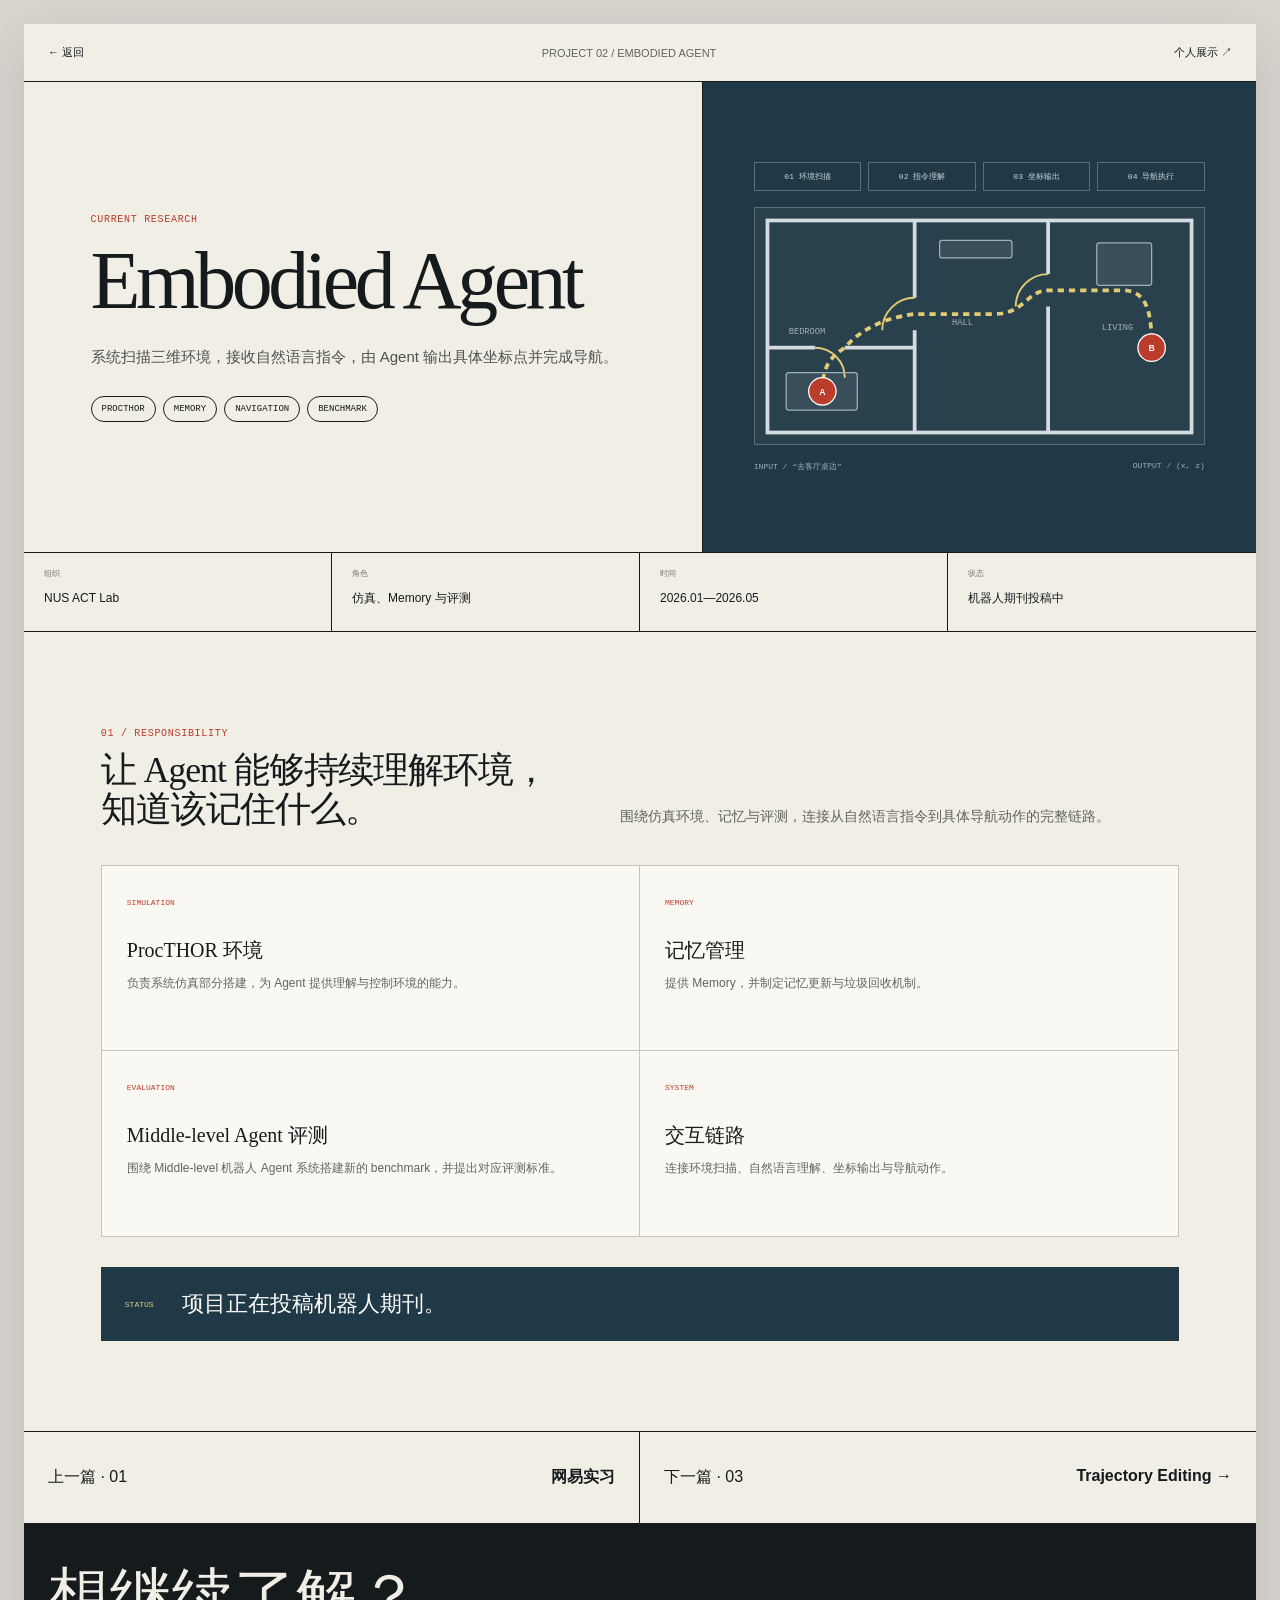
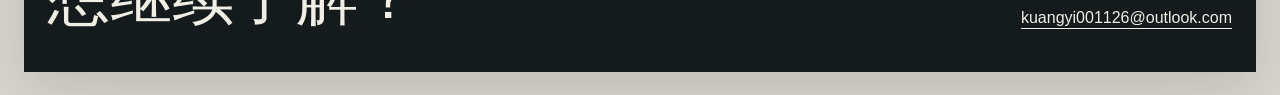
<file: projects/embodied-agent/index.html>
<!doctype html>
<html lang="zh-CN">
<head>
  <meta charset="utf-8">
  <meta name="viewport" content="width=device-width,initial-scale=1">
  <meta name="description" content="王匡义参与的 Embodied Agent 研究：ProcTHOR 仿真、记忆管理、导航链路与 Middle-level Agent 评测。">
  <title>Embodied Agent · 王匡义</title>
  <link rel="icon" href="../../favicon.ico?v=20260923" sizes="16x16 32x32 48x48 64x64">
  <link rel="icon" type="image/png" sizes="16x16" href="../../favicon-16x16.png?v=20260923">
  <link rel="icon" type="image/png" sizes="32x32" href="../../favicon-32x32.png?v=20260923">
  <link rel="icon" type="image/svg+xml" sizes="any" href="../../favicon.svg?v=20260923">
  <link rel="apple-touch-icon" sizes="180x180" href="../../apple-touch-icon.png?v=20260923">
  <link rel="stylesheet" href="../../assets/detail.css">
</head>
<body>
  <header class="nav"><a href="../../index.html#projects" data-smart-back>← 返回</a><span>PROJECT 02 / EMBODIED AGENT</span><a href="../../personal/index.html">个人展示 ↗</a></header>
  <main>
    <section class="project-hero">
      <div class="hero-grid">
        <div class="hero-copy">
          <span class="eyebrow">CURRENT RESEARCH</span>
          <h1>Embodied Agent</h1>
          <p class="hero-summary">系统扫描三维环境，接收自然语言指令，由 Agent 输出具体坐标点并完成导航。</p>
          <div class="tags"><span>PROCTHOR</span><span>MEMORY</span><span>NAVIGATION</span><span>BENCHMARK</span></div>
        </div>
        <div class="hero-visual">
          <div class="room-system" aria-label="Embodied Agent 从环境扫描到导航执行的流程图">
            <div class="room-pipeline"><span>01 环境扫描</span><span>02 指令理解</span><span>03 坐标输出</span><span>04 导航执行</span></div>
            <svg class="floorplan" viewBox="0 0 360 190" role="img" aria-label="Agent 从卧室 A 经过门洞和走廊到达客厅 B">
              <rect class="floor-shell" x="10" y="10" width="340" height="170"/>
              <path class="floor-wall" d="M128 10V72 M128 98V180 M235 10V53 M235 79V180 M10 112H48 M72 112H128"/>
              <path class="floor-door" d="M128 72A26 26 0 0 0 102 98 M235 53A26 26 0 0 0 209 79 M48 112A24 24 0 0 1 72 136"/>
              <rect class="floor-object" x="25" y="132" width="57" height="30" rx="2"/>
              <rect class="floor-object" x="274" y="28" width="44" height="34" rx="2"/>
              <rect class="floor-object" x="148" y="26" width="58" height="14" rx="2"/>
              <text class="floor-label" x="27" y="101">BEDROOM</text><text class="floor-label" x="158" y="94">HALL</text><text class="floor-label" x="278" y="98">LIVING</text>
              <path class="agent-route" d="M54 147 C54 125 62 119 72 112 C84 98 103 88 128 85 L192 85 C216 85 218 66 235 66 L295 66 C316 66 318 88 318 112"/>
              <circle class="route-point" cx="54" cy="147" r="11"/><text class="route-text" x="54" y="150">A</text>
              <circle class="route-point" cx="318" cy="112" r="11"/><text class="route-text" x="318" y="115">B</text>
            </svg>
            <div class="room-caption"><span>INPUT / “去客厅桌边”</span><span>OUTPUT / (x, z)</span></div>
          </div>
        </div>
      </div>
      <dl class="hero-facts"><div><dt>组织</dt><dd>NUS ACT Lab</dd></div><div><dt>角色</dt><dd>仿真、Memory 与评测</dd></div><div><dt>时间</dt><dd>2026.01—2026.05</dd></div><div><dt>状态</dt><dd>机器人期刊投稿中</dd></div></dl>
    </section>

    <section class="detail-section">
      <header class="section-head"><div><span class="section-no">01 / RESPONSIBILITY</span><h2>让 Agent 能够持续理解环境，知道该记住什么。</h2></div><p class="section-lead">围绕仿真环境、记忆与评测，连接从自然语言指令到具体导航动作的完整链路。</p></header>
      <div class="work-grid">
        <article class="work-card"><small>SIMULATION</small><h3>ProcTHOR 环境</h3><p>负责系统仿真部分搭建，为 Agent 提供理解与控制环境的能力。</p></article>
        <article class="work-card"><small>MEMORY</small><h3>记忆管理</h3><p>提供 Memory，并制定记忆更新与垃圾回收机制。</p></article>
        <article class="work-card"><small>EVALUATION</small><h3>Middle-level Agent 评测</h3><p>围绕 Middle-level 机器人 Agent 系统搭建新的 benchmark，并提出对应评测标准。</p></article>
        <article class="work-card"><small>SYSTEM</small><h3>交互链路</h3><p>连接环境扫描、自然语言理解、坐标输出与导航动作。</p></article>
      </div>
      <div class="status-note"><small>STATUS</small><p>项目正在投稿机器人期刊。</p></div>
    </section>

    <nav class="next"><a href="../netease/index.html"><span>上一篇 · 01</span><b>网易实习</b></a><a href="../generative-policy/index.html"><span>下一篇 · 03</span><b>Trajectory Editing →</b></a></nav>
  </main>
  <footer><h2>想继续了解？</h2><a href="mailto:kuangyi001126@outlook.com">kuangyi001126@outlook.com</a></footer>
  <script src="../../assets/detail-nav.js"></script>
</body>
</html>
</file>
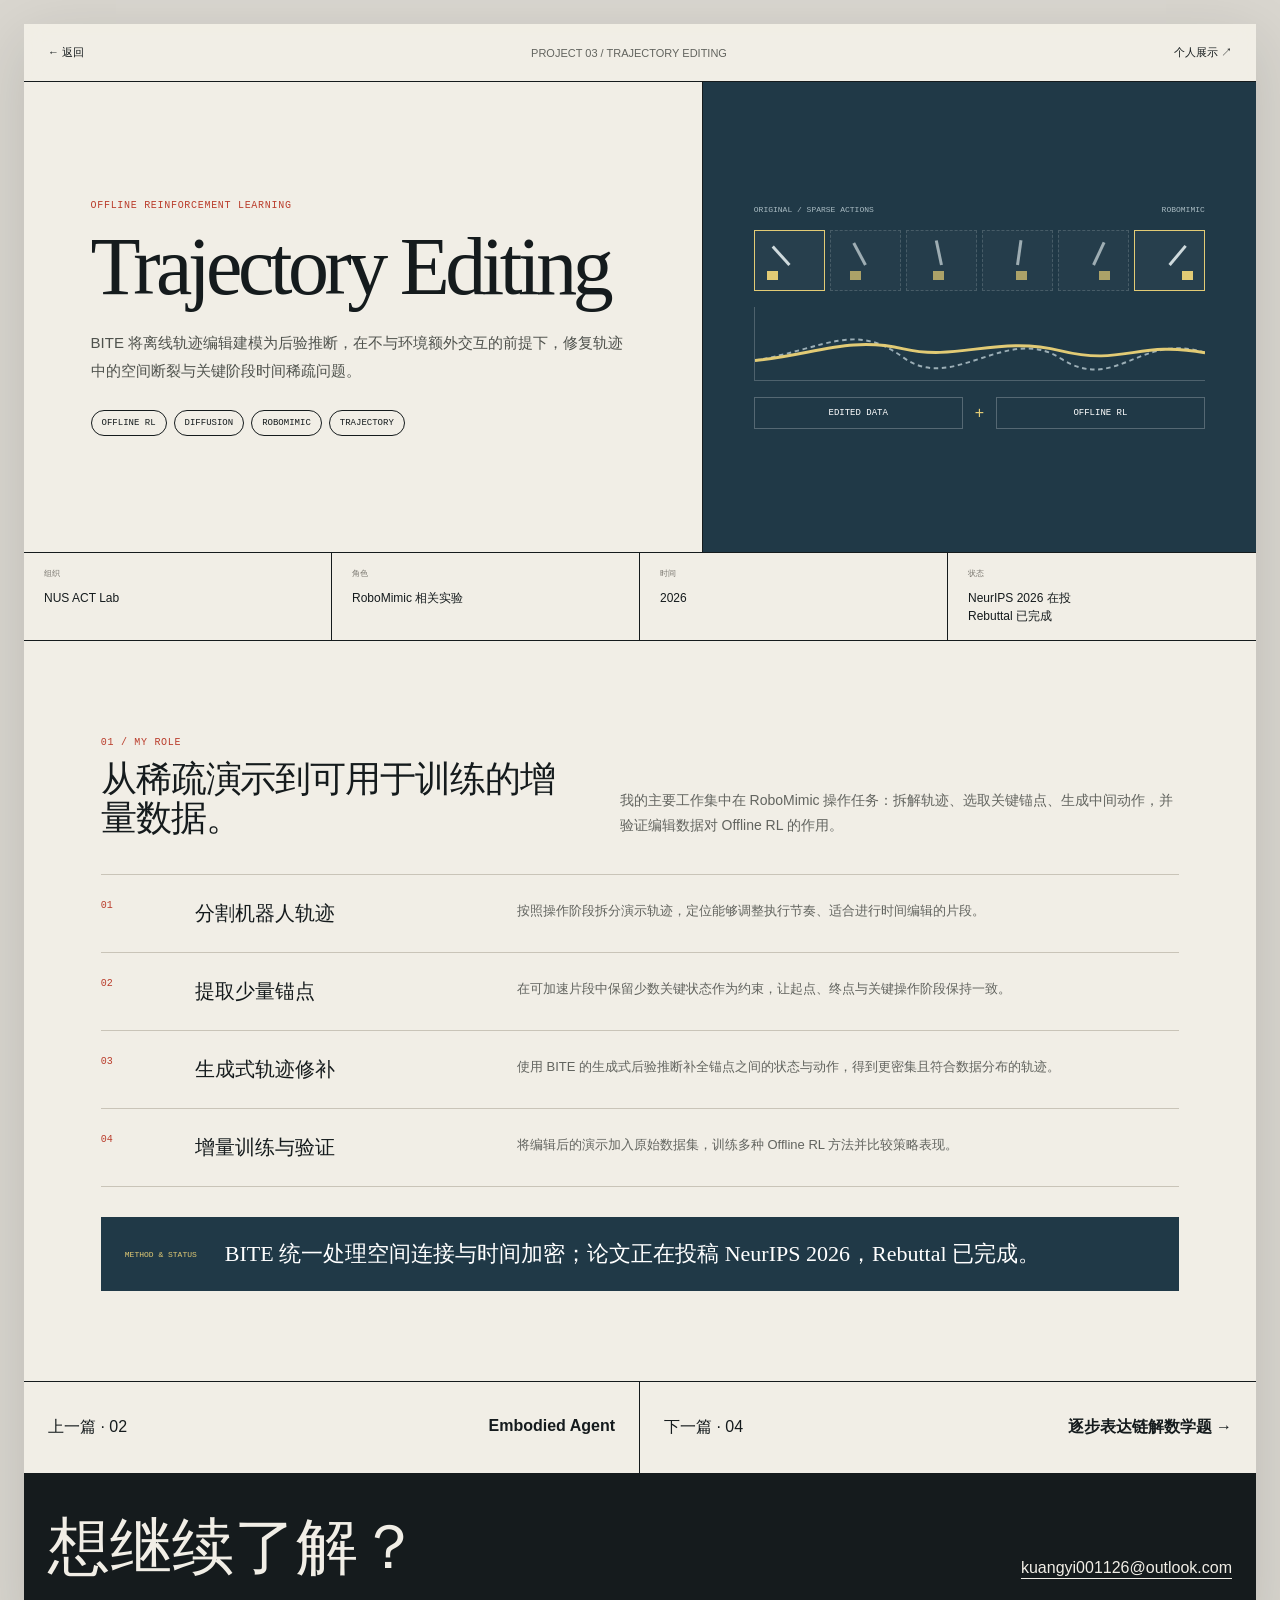
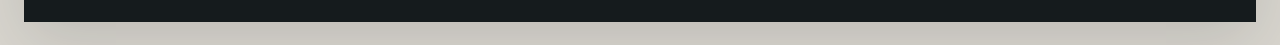
<file: projects/generative-policy/index.html>
<!doctype html>
<html lang="zh-CN">
<head>
  <meta charset="utf-8">
  <meta name="viewport" content="width=device-width,initial-scale=1">
  <meta name="description" content="BITE 轨迹编辑研究与王匡义负责的 RoboMimic 操作任务实验。">
  <title>Trajectory Editing · 王匡义</title>
  <link rel="icon" href="../../favicon.ico?v=20260923" sizes="16x16 32x32 48x48 64x64">
  <link rel="icon" type="image/png" sizes="16x16" href="../../favicon-16x16.png?v=20260923">
  <link rel="icon" type="image/png" sizes="32x32" href="../../favicon-32x32.png?v=20260923">
  <link rel="icon" type="image/svg+xml" sizes="any" href="../../favicon.svg?v=20260923">
  <link rel="apple-touch-icon" sizes="180x180" href="../../apple-touch-icon.png?v=20260923">
  <link rel="stylesheet" href="../../assets/detail.css">
</head>
<body>
  <header class="nav"><a href="../../index.html#projects" data-smart-back>← 返回</a><span>PROJECT 03 / TRAJECTORY EDITING</span><a href="../../personal/index.html">个人展示 ↗</a></header>
  <main>
    <section class="project-hero">
      <div class="hero-grid">
        <div class="hero-copy">
          <span class="eyebrow">OFFLINE REINFORCEMENT LEARNING</span>
          <h1>Trajectory Editing</h1>
          <p class="hero-summary">BITE 将离线轨迹编辑建模为后验推断，在不与环境额外交互的前提下，修复轨迹中的空间断裂与关键阶段时间稀疏问题。</p>
          <div class="tags"><span>OFFLINE RL</span><span>DIFFUSION</span><span>ROBOMIMIC</span><span>TRAJECTORY</span></div>
        </div>
        <div class="hero-visual">
          <div class="trajectory-system" aria-label="RoboMimic 轨迹稀疏节点修复示意图">
            <div class="trajectory-label"><span>ORIGINAL / SPARSE ACTIONS</span><span>ROBOMIMIC</span></div>
            <div class="frames">
              <i class="frame anchor" style="--arm:-42deg;--block-x:18%"></i><i class="frame generated" style="--arm:-28deg;--block-x:28%"></i><i class="frame generated" style="--arm:-12deg;--block-x:38%"></i><i class="frame generated" style="--arm:8deg;--block-x:48%"></i><i class="frame generated" style="--arm:25deg;--block-x:58%"></i><i class="frame anchor" style="--arm:40deg;--block-x:68%"></i>
            </div>
            <div class="trajectory-wave"><svg viewBox="0 0 500 75" preserveAspectRatio="none" aria-hidden="true"><path class="original" d="M0 55 C80 42 110 15 165 52 S280 17 340 53 S430 25 500 47"/><path class="edited" d="M0 55 C65 49 105 30 165 43 S270 29 340 45 S425 34 500 47"/></svg></div>
            <div class="trajectory-result"><span>EDITED DATA</span><i>+</i><span>OFFLINE RL</span></div>
          </div>
        </div>
      </div>
      <dl class="hero-facts"><div><dt>组织</dt><dd>NUS ACT Lab</dd></div><div><dt>角色</dt><dd>RoboMimic 相关实验</dd></div><div><dt>时间</dt><dd>2026</dd></div><div><dt>状态</dt><dd>NeurIPS 2026 在投<br>Rebuttal 已完成</dd></div></dl>
    </section>

    <section class="detail-section">
      <header class="section-head"><div><span class="section-no">01 / MY ROLE</span><h2>从稀疏演示到可用于训练的增量数据。</h2></div><p class="section-lead">我的主要工作集中在 RoboMimic 操作任务：拆解轨迹、选取关键锚点、生成中间动作，并验证编辑数据对 Offline RL 的作用。</p></header>
      <div class="process-list">
        <article class="process-step"><h3>分割机器人轨迹</h3><p>按照操作阶段拆分演示轨迹，定位能够调整执行节奏、适合进行时间编辑的片段。</p></article>
        <article class="process-step"><h3>提取少量锚点</h3><p>在可加速片段中保留少数关键状态作为约束，让起点、终点与关键操作阶段保持一致。</p></article>
        <article class="process-step"><h3>生成式轨迹修补</h3><p>使用 BITE 的生成式后验推断补全锚点之间的状态与动作，得到更密集且符合数据分布的轨迹。</p></article>
        <article class="process-step"><h3>增量训练与验证</h3><p>将编辑后的演示加入原始数据集，训练多种 Offline RL 方法并比较策略表现。</p></article>
      </div>
      <div class="status-note"><small>METHOD & STATUS</small><p>BITE 统一处理空间连接与时间加密；论文正在投稿 NeurIPS 2026，Rebuttal 已完成。</p></div>
    </section>

    <nav class="next"><a href="../embodied-agent/index.html"><span>上一篇 · 02</span><b>Embodied Agent</b></a><a href="../reasoning-chain/index.html"><span>下一篇 · 04</span><b>逐步表达链解数学题 →</b></a></nav>
  </main>
  <footer><h2>想继续了解？</h2><a href="mailto:kuangyi001126@outlook.com">kuangyi001126@outlook.com</a></footer>
  <script src="../../assets/detail-nav.js"></script>
</body>
</html>
</file>
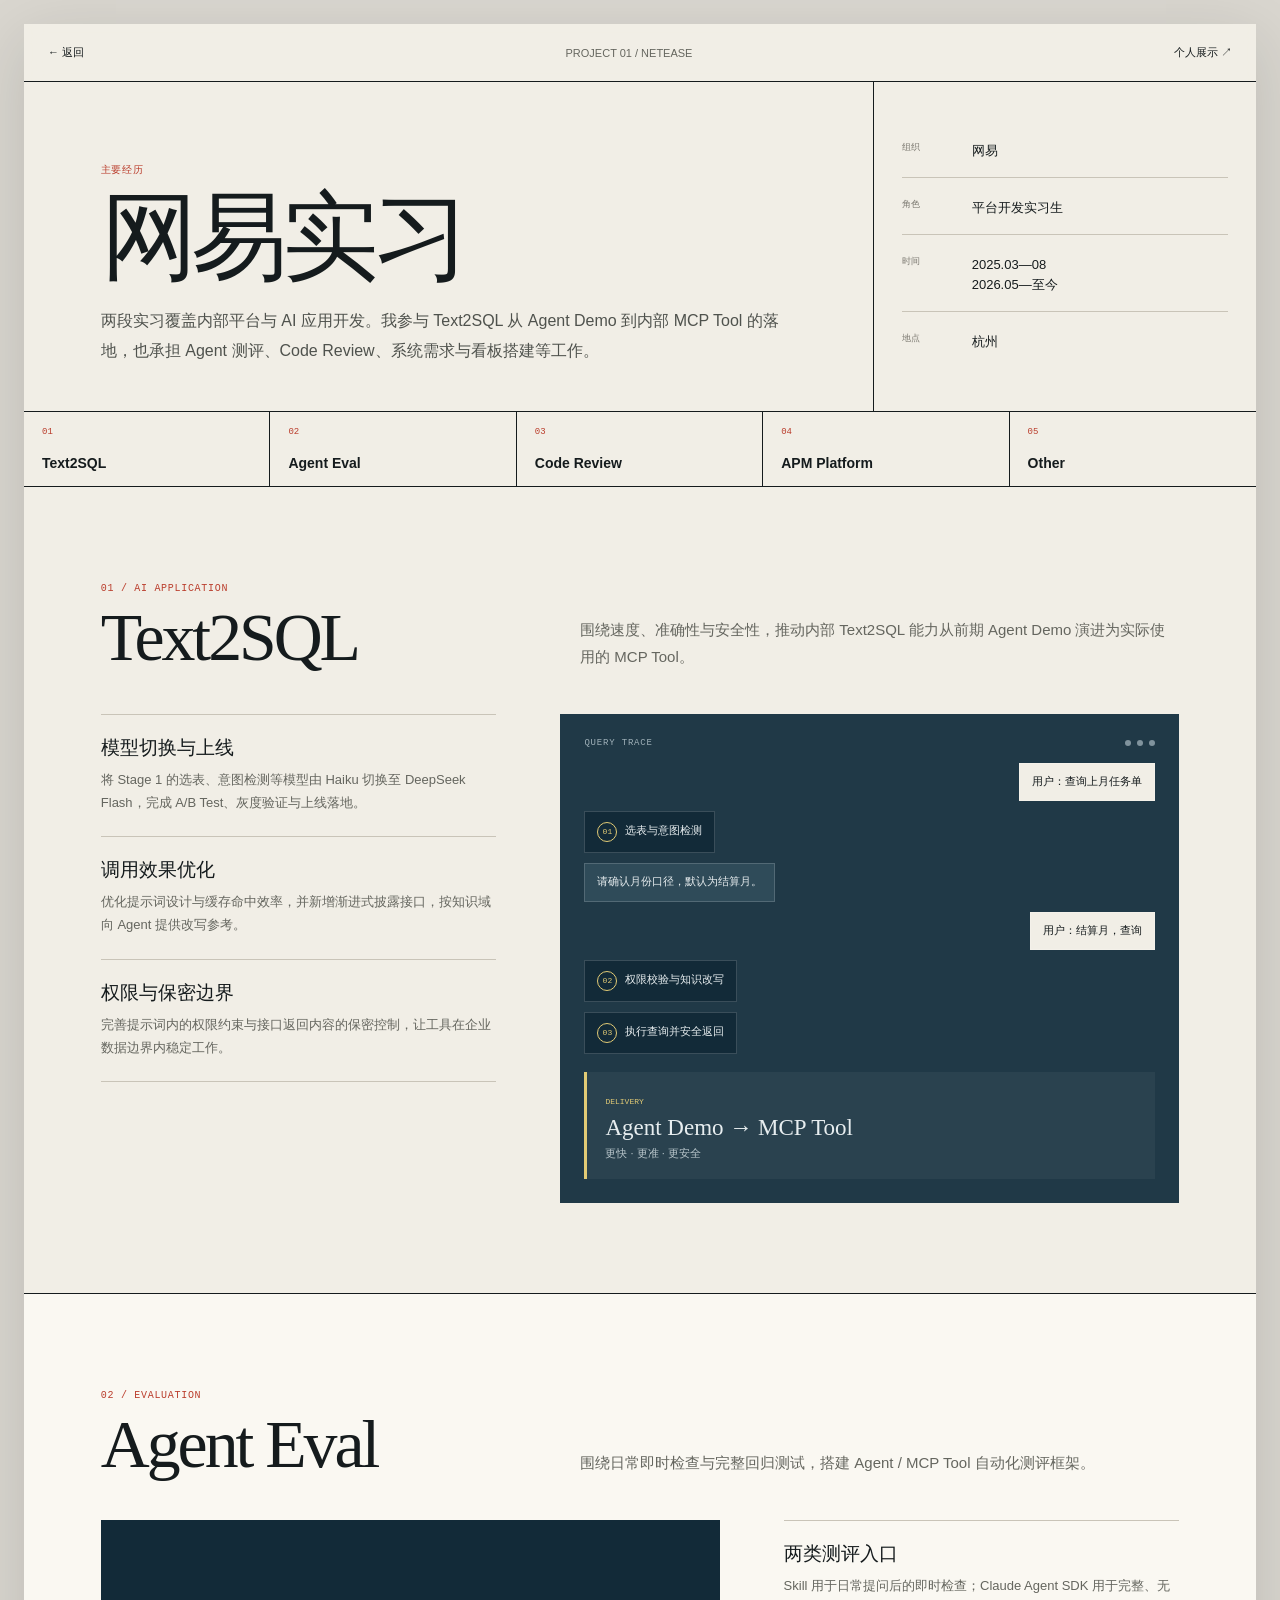
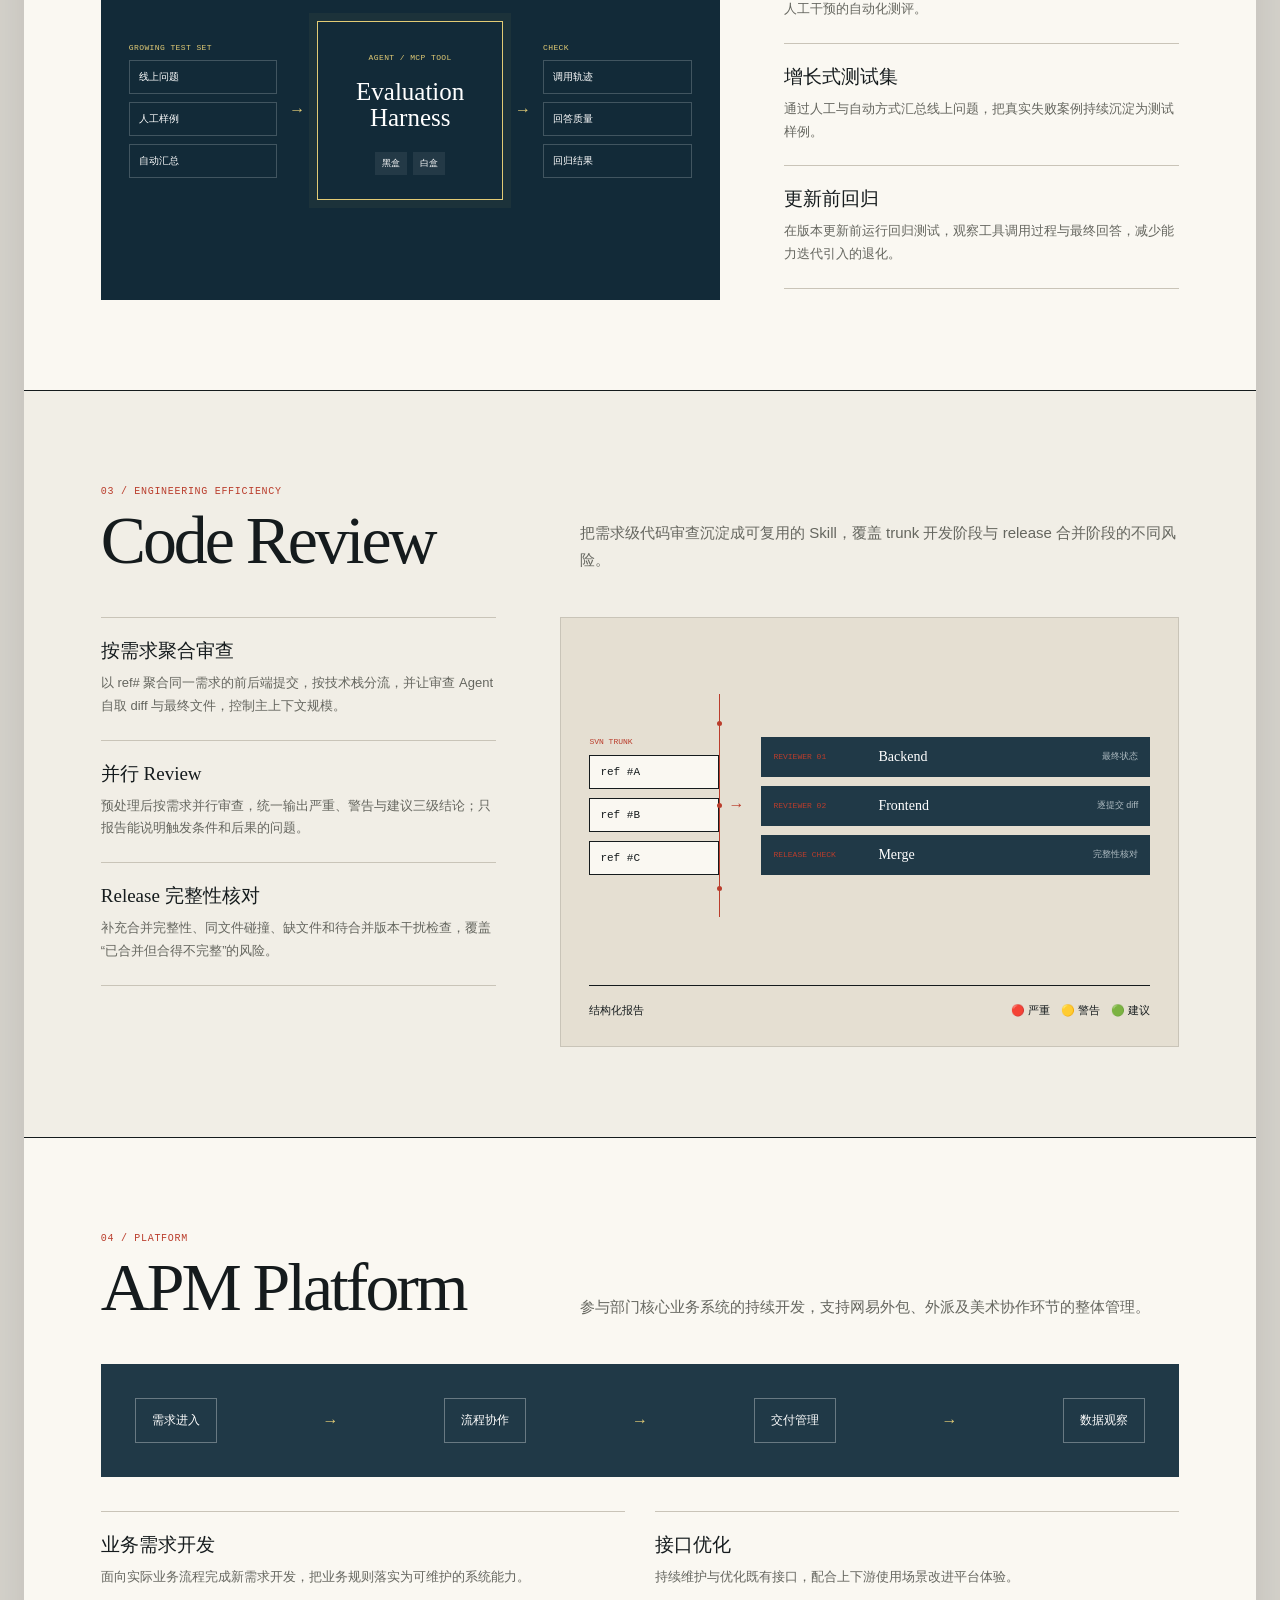
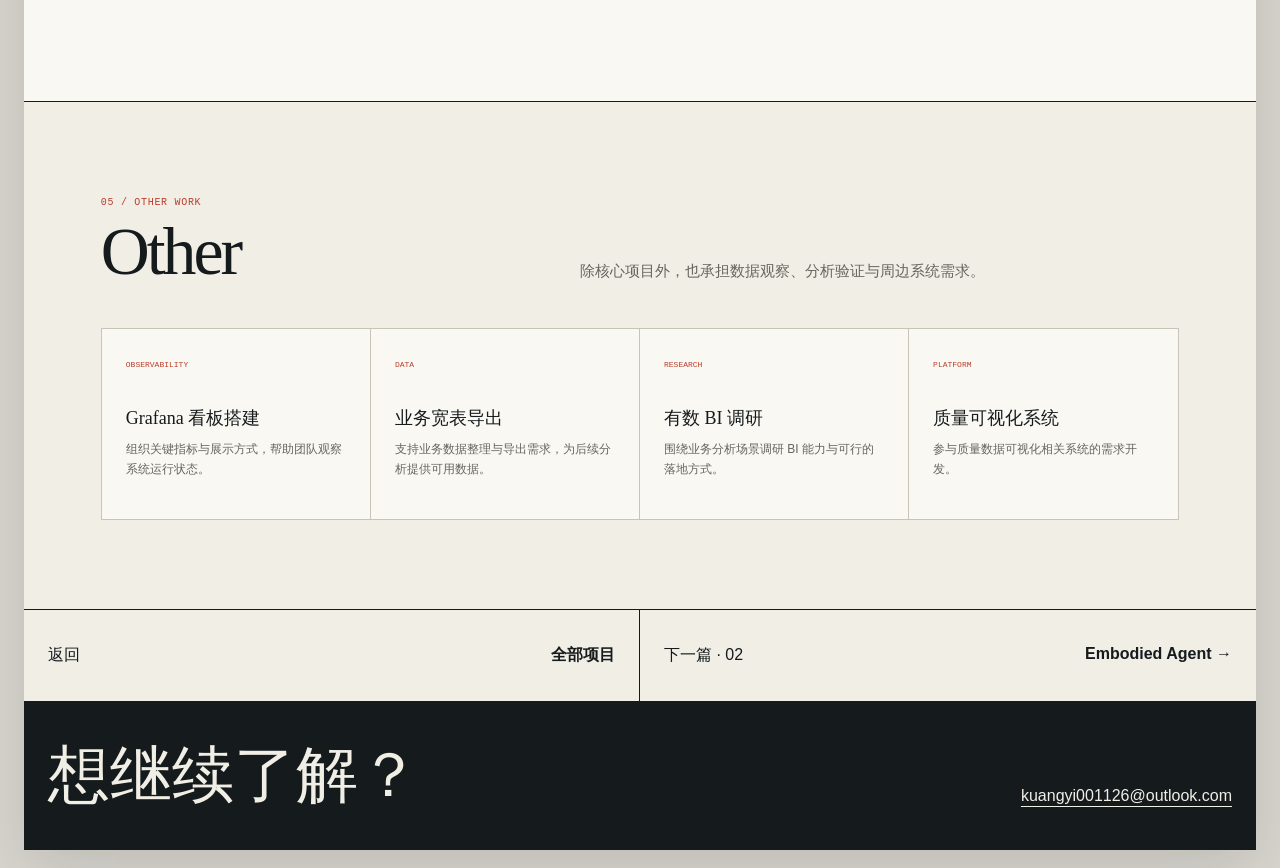
<file: projects/netease/index.html>
<!doctype html>
<html lang="zh-CN">
<head>
  <meta charset="utf-8">
  <meta name="viewport" content="width=device-width,initial-scale=1">
  <meta name="description" content="王匡义在网易的平台开发与 AI 应用开发经历，包括 Text2SQL、Agent Eval、Code Review、APM Platform 等工作。">
  <title>网易实习 · 王匡义</title>
  <link rel="icon" href="../../favicon.ico?v=20260923" sizes="16x16 32x32 48x48 64x64">
  <link rel="icon" type="image/png" sizes="16x16" href="../../favicon-16x16.png?v=20260923">
  <link rel="icon" type="image/png" sizes="32x32" href="../../favicon-32x32.png?v=20260923">
  <link rel="icon" type="image/svg+xml" sizes="any" href="../../favicon.svg?v=20260923">
  <link rel="apple-touch-icon" sizes="180x180" href="../../apple-touch-icon.png?v=20260923">
  <link rel="canonical" href="https://wky.wang/projects/netease/">
  <link rel="stylesheet" href="../../assets/netease.css">
</head>
<body>
  <header class="nav">
    <a href="../../index.html#netease" data-smart-back>← 返回</a>
    <span>PROJECT 01 / NETEASE</span>
    <a href="../../personal/index.html">个人展示 ↗</a>
  </header>

  <main>
    <section class="career-hero" aria-labelledby="page-title">
      <div class="hero-heading">
        <span class="eyebrow">主要经历</span>
        <h1 id="page-title">网易实习</h1>
        <p>两段实习覆盖内部平台与 AI 应用开发。我参与 Text2SQL 从 Agent Demo 到内部 MCP Tool 的落地，也承担 Agent 测评、Code Review、系统需求与看板搭建等工作。</p>
      </div>
      <dl class="career-facts">
        <div><dt>组织</dt><dd>网易</dd></div>
        <div><dt>角色</dt><dd>平台开发实习生</dd></div>
        <div><dt>时间</dt><dd>2025.03—08<br>2026.05—至今</dd></div>
        <div><dt>地点</dt><dd>杭州</dd></div>
      </dl>
      <nav class="work-index" aria-label="网易工作目录">
        <a href="#text2sql"><b>01</b><span>Text2SQL</span></a>
        <a href="#agent-eval"><b>02</b><span>Agent Eval</span></a>
        <a href="#code-review"><b>03</b><span>Code Review</span></a>
        <a href="#apm-platform"><b>04</b><span>APM Platform</span></a>
        <a href="#other"><b>05</b><span>Other</span></a>
      </nav>
    </section>

    <section class="case case-feature" id="text2sql">
      <header class="case-head">
        <div><span class="case-no">01 / AI APPLICATION</span><h2>Text2SQL</h2></div>
        <p class="case-lead">围绕速度、准确性与安全性，推动内部 Text2SQL 能力从前期 Agent Demo 演进为实际使用的 MCP Tool。</p>
      </header>
      <div class="case-layout">
        <div class="case-copy">
          <article><h3>模型切换与上线</h3><p>将 Stage 1 的选表、意图检测等模型由 Haiku 切换至 DeepSeek Flash，完成 A/B Test、灰度验证与上线落地。</p></article>
          <article><h3>调用效果优化</h3><p>优化提示词设计与缓存命中效率，并新增渐进式披露接口，按知识域向 Agent 提供改写参考。</p></article>
          <article><h3>权限与保密边界</h3><p>完善提示词内的权限约束与接口返回内容的保密控制，让工具在企业数据边界内稳定工作。</p></article>
        </div>
        <div class="trace-panel" aria-label="Text2SQL Agent 渐进查询示意">
          <div class="trace-top"><span>QUERY TRACE</span><i></i><i></i><i></i></div>
          <div class="trace-line user">用户：查询上月任务单</div>
          <div class="trace-line tool"><span>01</span>选表与意图检测</div>
          <div class="trace-line agent">请确认月份口径，默认为结算月。</div>
          <div class="trace-line user">用户：结算月，查询</div>
          <div class="trace-line tool"><span>02</span>权限校验与知识改写</div>
          <div class="trace-line tool"><span>03</span>执行查询并安全返回</div>
          <div class="trace-result"><small>DELIVERY</small><strong>Agent Demo → MCP Tool</strong><p>更快 · 更准 · 更安全</p></div>
        </div>
      </div>
    </section>

    <section class="case" id="agent-eval">
      <header class="case-head">
        <div><span class="case-no">02 / EVALUATION</span><h2>Agent Eval</h2></div>
        <p class="case-lead">围绕日常即时检查与完整回归测试，搭建 Agent / MCP Tool 自动化测评框架。</p>
      </header>
      <div class="case-layout reverse">
        <div class="eval-visual" aria-label="Agent 黑盒与白盒测评框架示意">
          <div class="eval-input"><small>GROWING TEST SET</small><b>线上问题</b><b>人工样例</b><b>自动汇总</b></div>
          <div class="eval-arrow">→</div>
          <div class="eval-core"><small>AGENT / MCP TOOL</small><strong>Evaluation<br>Harness</strong><div><span>黑盒</span><span>白盒</span></div></div>
          <div class="eval-arrow">→</div>
          <div class="eval-output"><small>CHECK</small><b>调用轨迹</b><b>回答质量</b><b>回归结果</b></div>
        </div>
        <div class="case-copy">
          <article><h3>两类测评入口</h3><p>Skill 用于日常提问后的即时检查；Claude Agent SDK 用于完整、无人工干预的自动化测评。</p></article>
          <article><h3>增长式测试集</h3><p>通过人工与自动方式汇总线上问题，把真实失败案例持续沉淀为测试样例。</p></article>
          <article><h3>更新前回归</h3><p>在版本更新前运行回归测试，观察工具调用过程与最终回答，减少能力迭代引入的退化。</p></article>
        </div>
      </div>
    </section>

    <section class="case" id="code-review">
      <header class="case-head">
        <div><span class="case-no">03 / ENGINEERING EFFICIENCY</span><h2>Code Review</h2></div>
        <p class="case-lead">把需求级代码审查沉淀成可复用的 Skill，覆盖 trunk 开发阶段与 release 合并阶段的不同风险。</p>
      </header>
      <div class="case-layout">
        <div class="case-copy">
          <article><h3>按需求聚合审查</h3><p>以 ref# 聚合同一需求的前后端提交，按技术栈分流，并让审查 Agent 自取 diff 与最终文件，控制主上下文规模。</p></article>
          <article><h3>并行 Review</h3><p>预处理后按需求并行审查，统一输出严重、警告与建议三级结论；只报告能说明触发条件和后果的问题。</p></article>
          <article><h3>Release 完整性核对</h3><p>补充合并完整性、同文件碰撞、缺文件和待合并版本干扰检查，覆盖“已合并但合得不完整”的风险。</p></article>
        </div>
        <div class="review-flow" aria-label="Code Review Skill 流程示意">
          <div class="review-source"><small>SVN TRUNK</small><span>ref #A</span><span>ref #B</span><span>ref #C</span></div>
          <div class="review-rail"><i></i><i></i><i></i></div>
          <div class="review-agents">
            <div><small>REVIEWER 01</small><b>Backend</b><span>最终状态</span></div>
            <div><small>REVIEWER 02</small><b>Frontend</b><span>逐提交 diff</span></div>
            <div><small>RELEASE CHECK</small><b>Merge</b><span>完整性核对</span></div>
          </div>
          <div class="review-report"><span>结构化报告</span><b>🔴 严重　🟡 警告　🟢 建议</b></div>
        </div>
      </div>
    </section>

    <section class="case" id="apm-platform">
      <header class="case-head">
        <div><span class="case-no">04 / PLATFORM</span><h2>APM Platform</h2></div>
        <p class="case-lead">参与部门核心业务系统的持续开发，支持网易外包、外派及美术协作环节的整体管理。</p>
      </header>
      <div class="platform-layout">
        <div class="platform-map" aria-label="APM Platform 业务流程示意">
          <span>需求进入</span><i>→</i><span>流程协作</span><i>→</i><span>交付管理</span><i>→</i><span>数据观察</span>
        </div>
        <div class="case-copy compact">
          <article><h3>业务需求开发</h3><p>面向实际业务流程完成新需求开发，把业务规则落实为可维护的系统能力。</p></article>
          <article><h3>接口优化</h3><p>持续维护与优化既有接口，配合上下游使用场景改进平台体验。</p></article>
        </div>
      </div>
    </section>

    <section class="case case-other" id="other">
      <header class="case-head">
        <div><span class="case-no">05 / OTHER WORK</span><h2>Other</h2></div>
        <p class="case-lead">除核心项目外，也承担数据观察、分析验证与周边系统需求。</p>
      </header>
      <div class="other-grid">
        <article><span>OBSERVABILITY</span><h3>Grafana 看板搭建</h3><p>组织关键指标与展示方式，帮助团队观察系统运行状态。</p></article>
        <article><span>DATA</span><h3>业务宽表导出</h3><p>支持业务数据整理与导出需求，为后续分析提供可用数据。</p></article>
        <article><span>RESEARCH</span><h3>有数 BI 调研</h3><p>围绕业务分析场景调研 BI 能力与可行的落地方式。</p></article>
        <article><span>PLATFORM</span><h3>质量可视化系统</h3><p>参与质量数据可视化相关系统的需求开发。</p></article>
      </div>
    </section>

    <nav class="next">
      <a href="../../index.html#netease" data-return-portfolio><span>返回</span><b>全部项目</b></a>
      <a href="../embodied-agent/index.html"><span>下一篇 · 02</span><b>Embodied Agent →</b></a>
    </nav>
  </main>

  <footer><h2>想继续了解？</h2><a href="mailto:kuangyi001126@outlook.com">kuangyi001126@outlook.com</a></footer>
  <script src="../../assets/detail-nav.js"></script>
</body>
</html>
</file>
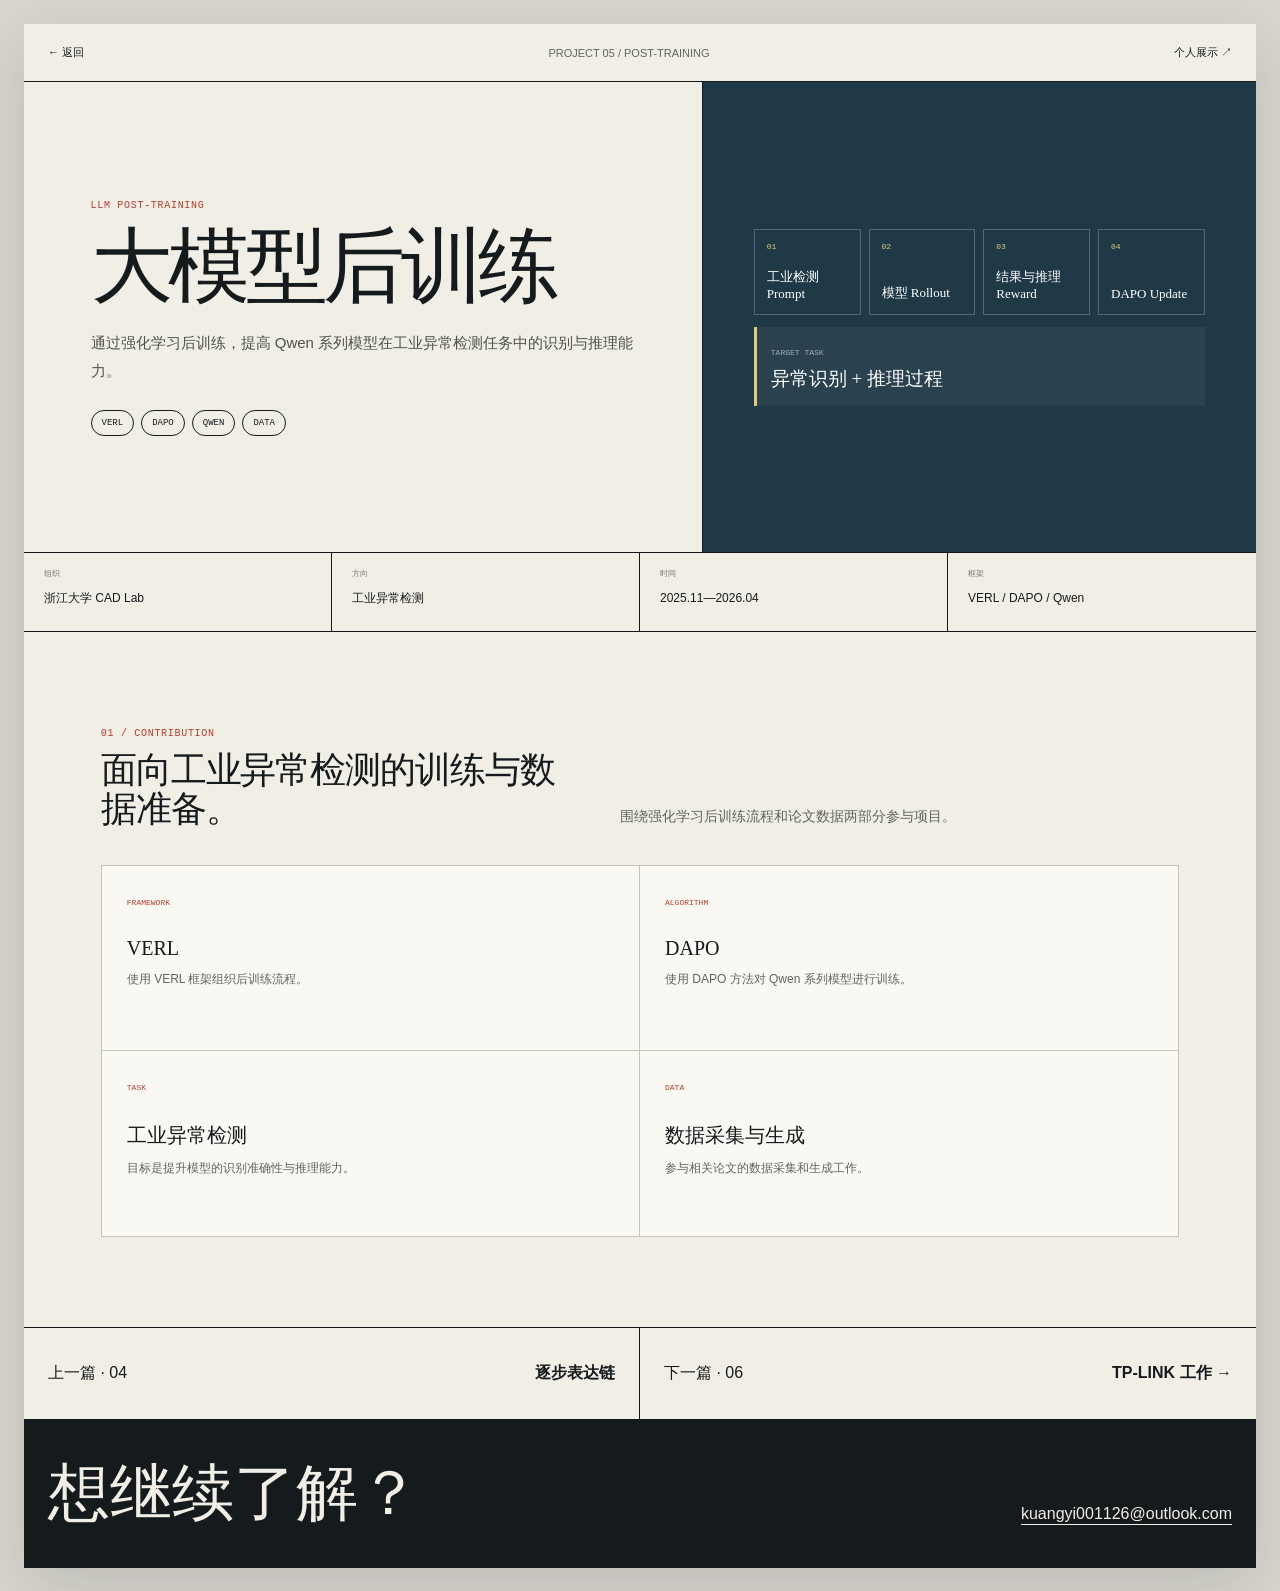
<file: projects/post-training/index.html>
<!doctype html>
<html lang="zh-CN">
<head>
  <meta charset="utf-8">
  <meta name="viewport" content="width=device-width,initial-scale=1">
  <meta name="description" content="王匡义参与的工业异常检测大模型后训练项目，使用 VERL、DAPO 与 Qwen。">
  <title>大模型后训练 · 王匡义</title>
  <link rel="icon" href="../../favicon.ico?v=20260923" sizes="16x16 32x32 48x48 64x64">
  <link rel="icon" type="image/png" sizes="16x16" href="../../favicon-16x16.png?v=20260923">
  <link rel="icon" type="image/png" sizes="32x32" href="../../favicon-32x32.png?v=20260923">
  <link rel="icon" type="image/svg+xml" sizes="any" href="../../favicon.svg?v=20260923">
  <link rel="apple-touch-icon" sizes="180x180" href="../../apple-touch-icon.png?v=20260923">
  <link rel="stylesheet" href="../../assets/detail.css">
</head>
<body>
  <header class="nav"><a href="../../index.html#projects" data-smart-back>← 返回</a><span>PROJECT 05 / POST-TRAINING</span><a href="../../personal/index.html">个人展示 ↗</a></header>
  <main>
    <section class="project-hero">
      <div class="hero-grid">
        <div class="hero-copy">
          <span class="eyebrow">LLM POST-TRAINING</span>
          <h1>大模型后训练</h1>
          <p class="hero-summary">通过强化学习后训练，提高 Qwen 系列模型在工业异常检测任务中的识别与推理能力。</p>
          <div class="tags"><span>VERL</span><span>DAPO</span><span>QWEN</span><span>DATA</span></div>
        </div>
        <div class="hero-visual">
          <div class="training-system" aria-label="DAPO 大模型后训练闭环示意图">
            <div class="training-loop"><div><small>01</small><b>工业检测 Prompt</b></div><div><small>02</small><b>模型 Rollout</b></div><div><small>03</small><b>结果与推理 Reward</b></div><div><small>04</small><b>DAPO Update</b></div></div>
            <div class="training-task"><small>TARGET TASK</small><strong>异常识别 + 推理过程</strong></div>
          </div>
        </div>
      </div>
      <dl class="hero-facts"><div><dt>组织</dt><dd>浙江大学 CAD Lab</dd></div><div><dt>方向</dt><dd>工业异常检测</dd></div><div><dt>时间</dt><dd>2025.11—2026.04</dd></div><div><dt>框架</dt><dd>VERL / DAPO / Qwen</dd></div></dl>
    </section>

    <section class="detail-section">
      <header class="section-head"><div><span class="section-no">01 / CONTRIBUTION</span><h2>面向工业异常检测的训练与数据准备。</h2></div><p class="section-lead">围绕强化学习后训练流程和论文数据两部分参与项目。</p></header>
      <div class="work-grid">
        <article class="work-card"><small>FRAMEWORK</small><h3>VERL</h3><p>使用 VERL 框架组织后训练流程。</p></article>
        <article class="work-card"><small>ALGORITHM</small><h3>DAPO</h3><p>使用 DAPO 方法对 Qwen 系列模型进行训练。</p></article>
        <article class="work-card"><small>TASK</small><h3>工业异常检测</h3><p>目标是提升模型的识别准确性与推理能力。</p></article>
        <article class="work-card"><small>DATA</small><h3>数据采集与生成</h3><p>参与相关论文的数据采集和生成工作。</p></article>
      </div>
    </section>

    <nav class="next"><a href="../reasoning-chain/index.html"><span>上一篇 · 04</span><b>逐步表达链</b></a><a href="../tplink/index.html"><span>下一篇 · 06</span><b>TP-LINK 工作 →</b></a></nav>
  </main>
  <footer><h2>想继续了解？</h2><a href="mailto:kuangyi001126@outlook.com">kuangyi001126@outlook.com</a></footer>
  <script src="../../assets/detail-nav.js"></script>
</body>
</html>
</file>
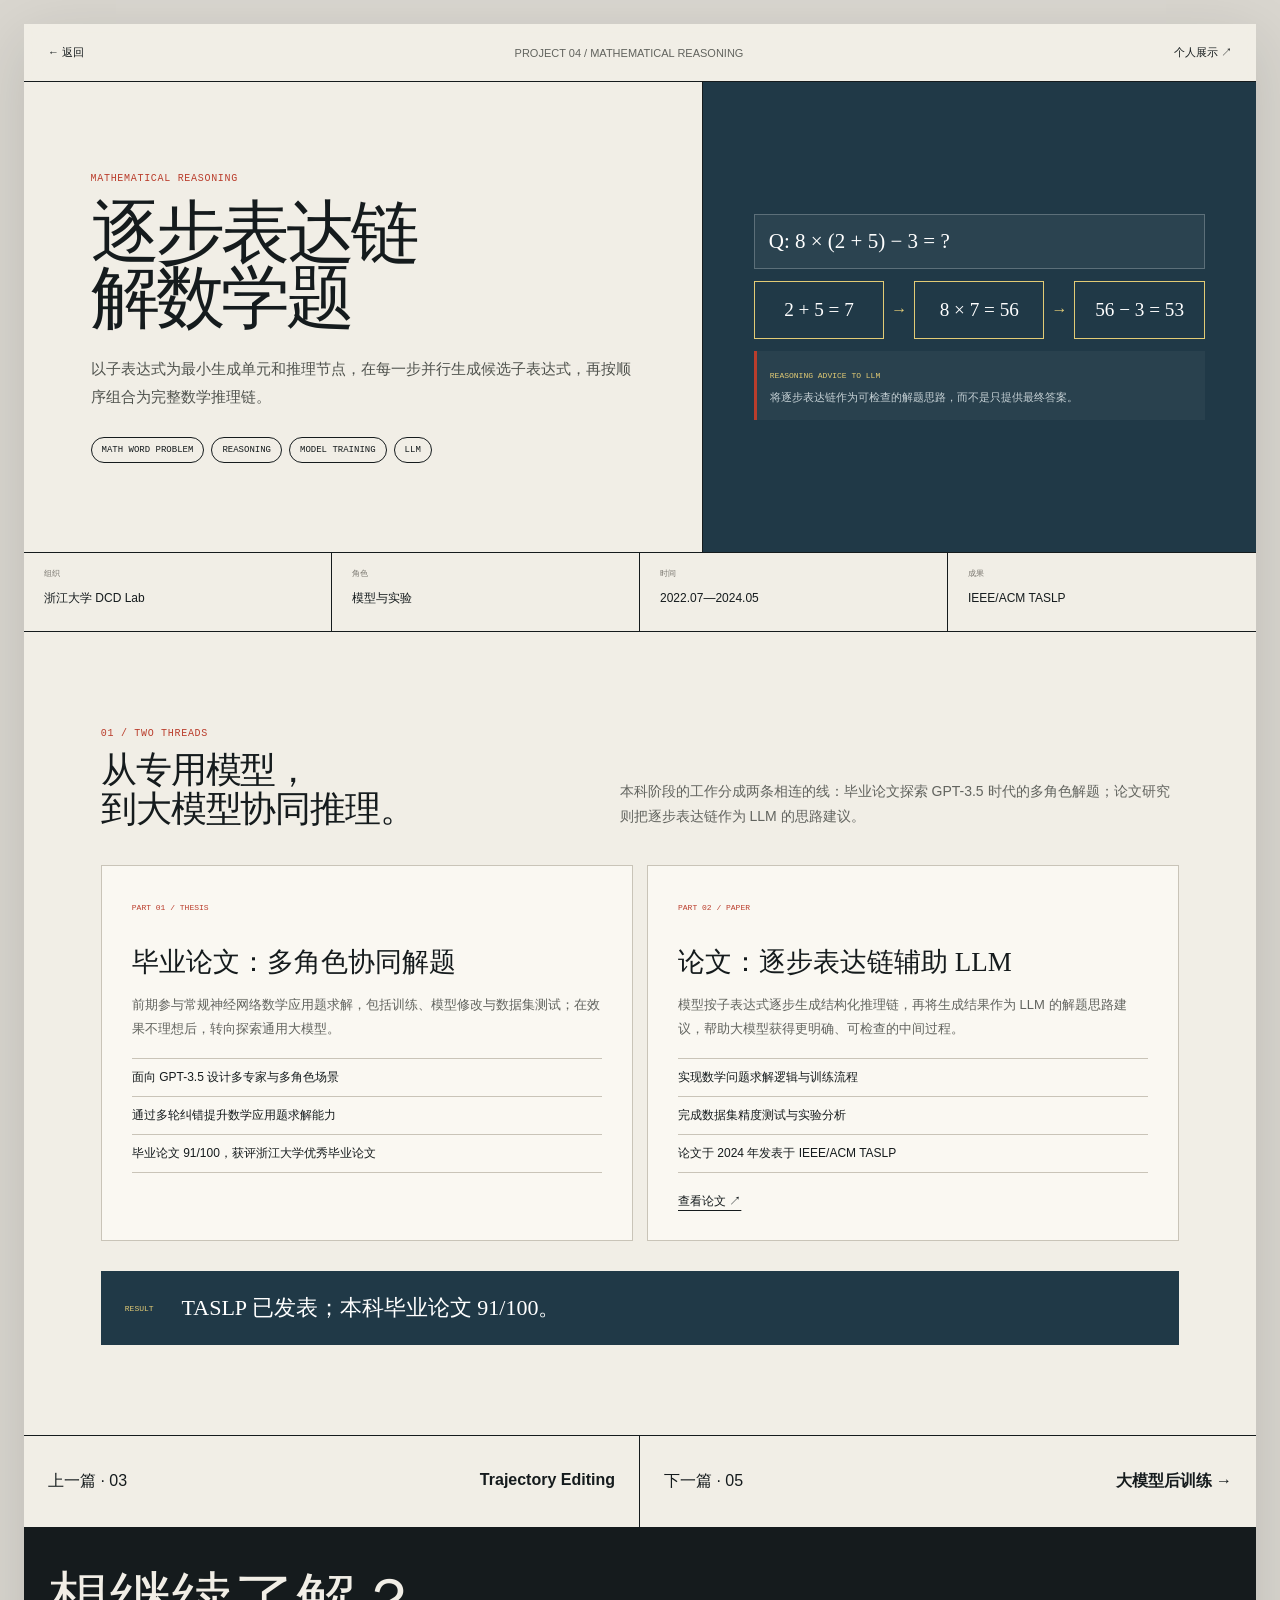
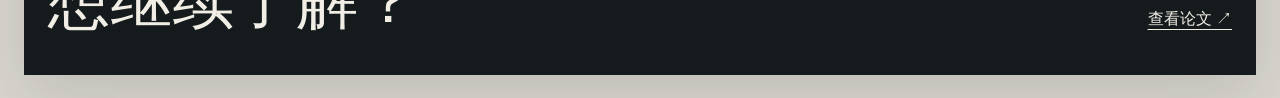
<file: projects/reasoning-chain/index.html>
<!doctype html>
<html lang="zh-CN">
<head>
  <meta charset="utf-8">
  <meta name="viewport" content="width=device-width,initial-scale=1">
  <meta name="description" content="王匡义在数学应用题推理、逐步表达链与大模型协同方向的本科研究。">
  <title>逐步表达链解数学题 · 王匡义</title>
  <link rel="icon" href="../../favicon.ico?v=20260923" sizes="16x16 32x32 48x48 64x64">
  <link rel="icon" type="image/png" sizes="16x16" href="../../favicon-16x16.png?v=20260923">
  <link rel="icon" type="image/png" sizes="32x32" href="../../favicon-32x32.png?v=20260923">
  <link rel="icon" type="image/svg+xml" sizes="any" href="../../favicon.svg?v=20260923">
  <link rel="apple-touch-icon" sizes="180x180" href="../../apple-touch-icon.png?v=20260923">
  <link rel="stylesheet" href="../../assets/detail.css">
</head>
<body>
  <header class="nav"><a href="../../index.html#projects" data-smart-back>← 返回</a><span>PROJECT 04 / MATHEMATICAL REASONING</span><a href="../../personal/index.html">个人展示 ↗</a></header>
  <main>
    <section class="project-hero">
      <div class="hero-grid">
        <div class="hero-copy">
          <span class="eyebrow">MATHEMATICAL REASONING</span>
          <h1 class="long">逐步表达链<br>解数学题</h1>
          <p class="hero-summary">以子表达式为最小生成单元和推理节点，在每一步并行生成候选子表达式，再按顺序组合为完整数学推理链。</p>
          <div class="tags"><span>MATH WORD PROBLEM</span><span>REASONING</span><span>MODEL TRAINING</span><span>LLM</span></div>
        </div>
        <div class="hero-visual">
          <div class="math-system" aria-label="数学问题逐步拆解并作为大模型解题建议的示意图">
            <div class="equation-question">Q: 8 × (2 + 5) − 3 = ?</div>
            <div class="equation-chain"><b>2 + 5 = 7</b><i>→</i><b>8 × 7 = 56</b><i>→</i><b>56 − 3 = 53</b></div>
            <div class="math-advice"><small>REASONING ADVICE TO LLM</small><p>将逐步表达链作为可检查的解题思路，而不是只提供最终答案。</p></div>
          </div>
        </div>
      </div>
      <dl class="hero-facts"><div><dt>组织</dt><dd>浙江大学 DCD Lab</dd></div><div><dt>角色</dt><dd>模型与实验</dd></div><div><dt>时间</dt><dd>2022.07—2024.05</dd></div><div><dt>成果</dt><dd>IEEE/ACM TASLP</dd></div></dl>
    </section>

    <section class="detail-section">
      <header class="section-head"><div><span class="section-no">01 / TWO THREADS</span><h2>从专用模型，<br>到大模型协同推理。</h2></div><p class="section-lead">本科阶段的工作分成两条相连的线：毕业论文探索 GPT-3.5 时代的多角色解题；论文研究则把逐步表达链作为 LLM 的思路建议。</p></header>
      <div class="chapter-grid">
        <article class="chapter"><small>PART 01 / THESIS</small><h3>毕业论文：多角色协同解题</h3><p>前期参与常规神经网络数学应用题求解，包括训练、模型修改与数据集测试；在效果不理想后，转向探索通用大模型。</p><ul><li>面向 GPT-3.5 设计多专家与多角色场景</li><li>通过多轮纠错提升数学应用题求解能力</li><li>毕业论文 91/100，获评浙江大学优秀毕业论文</li></ul></article>
        <article class="chapter"><small>PART 02 / PAPER</small><h3>论文：逐步表达链辅助 LLM</h3><p>模型按子表达式逐步生成结构化推理链，再将生成结果作为 LLM 的解题思路建议，帮助大模型获得更明确、可检查的中间过程。</p><ul><li>实现数学问题求解逻辑与训练流程</li><li>完成数据集精度测试与实验分析</li><li>论文于 2024 年发表于 IEEE/ACM TASLP</li></ul><a class="paper-link" href="https://ieeexplore.ieee.org/document/10552332/authors#authors" target="_blank" rel="noreferrer">查看论文 ↗</a></article>
      </div>
      <div class="status-note"><small>RESULT</small><p>TASLP 已发表；本科毕业论文 91/100。</p></div>
    </section>

    <nav class="next"><a href="../generative-policy/index.html"><span>上一篇 · 03</span><b>Trajectory Editing</b></a><a href="../post-training/index.html"><span>下一篇 · 05</span><b>大模型后训练 →</b></a></nav>
  </main>
  <footer><h2>想继续了解？</h2><a href="https://ieeexplore.ieee.org/document/10552332/authors#authors" target="_blank" rel="noreferrer">查看论文 ↗</a></footer>
  <script src="../../assets/detail-nav.js"></script>
</body>
</html>
</file>
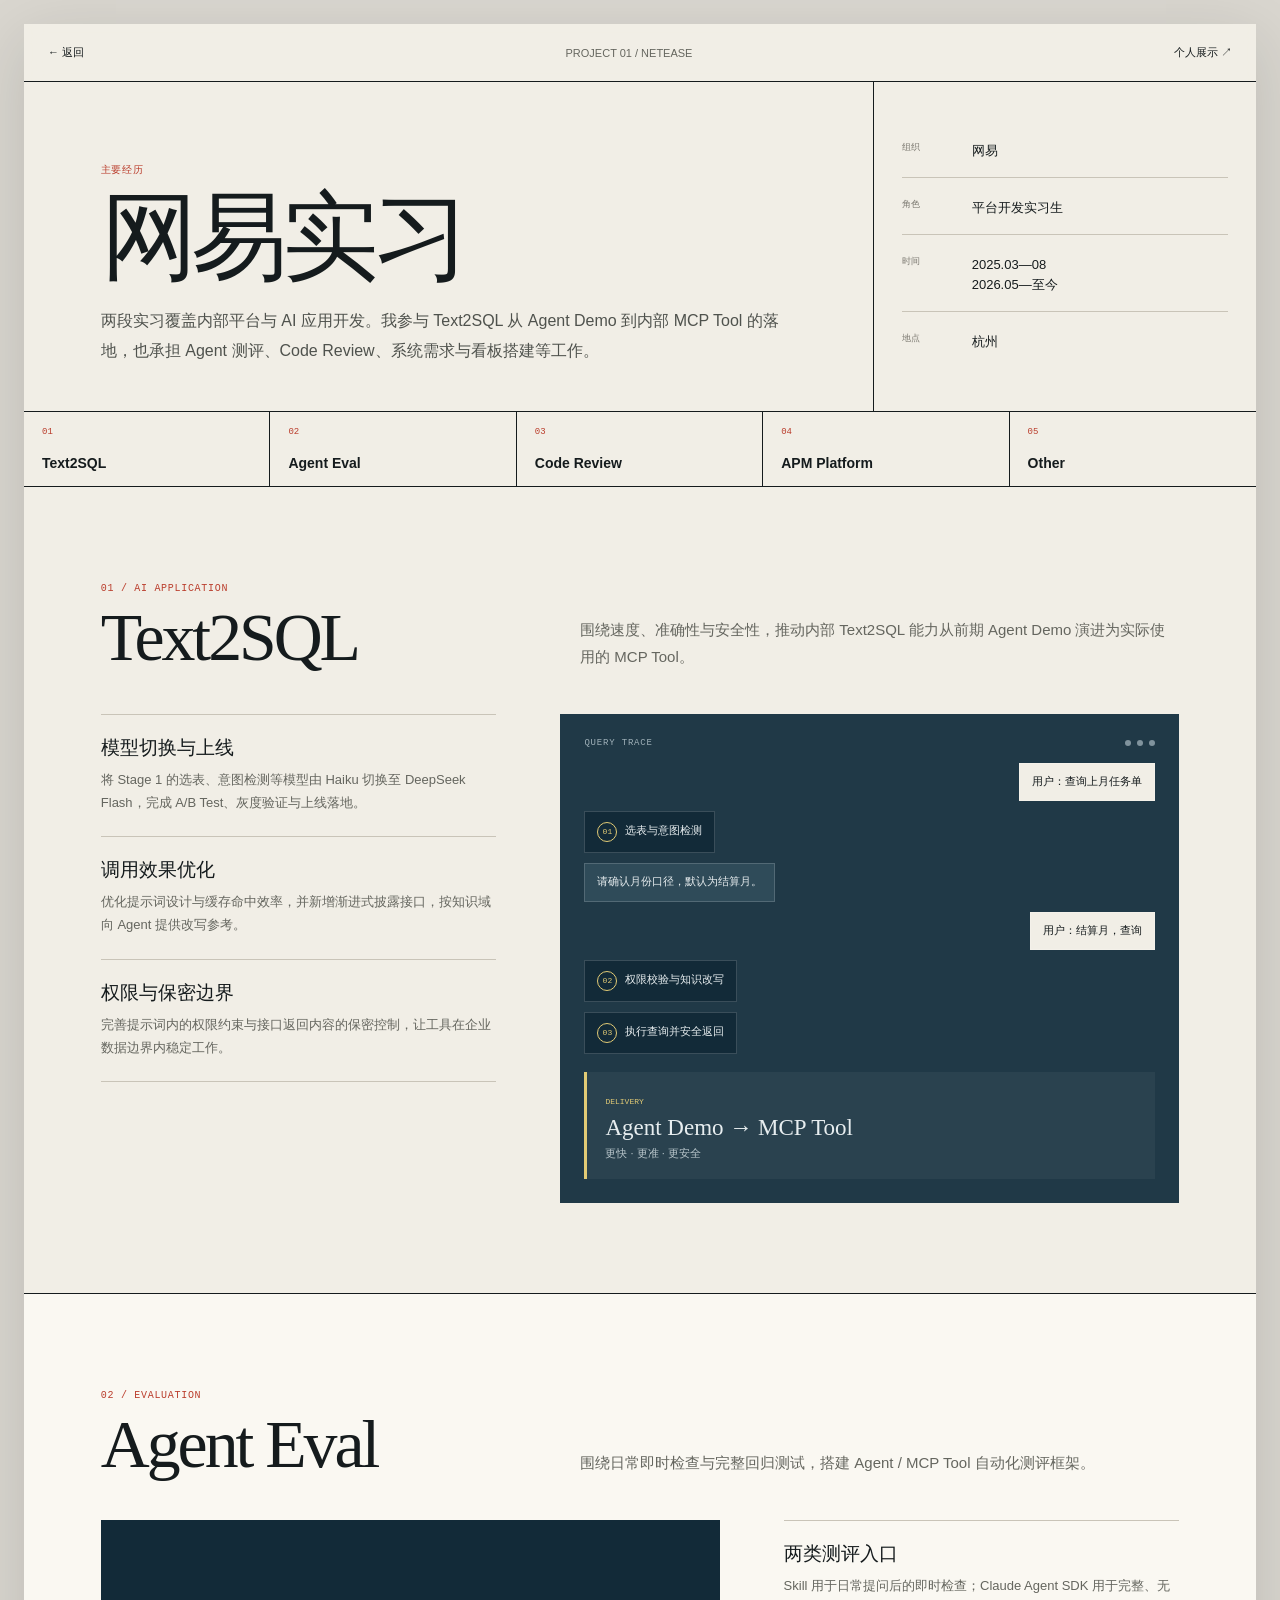
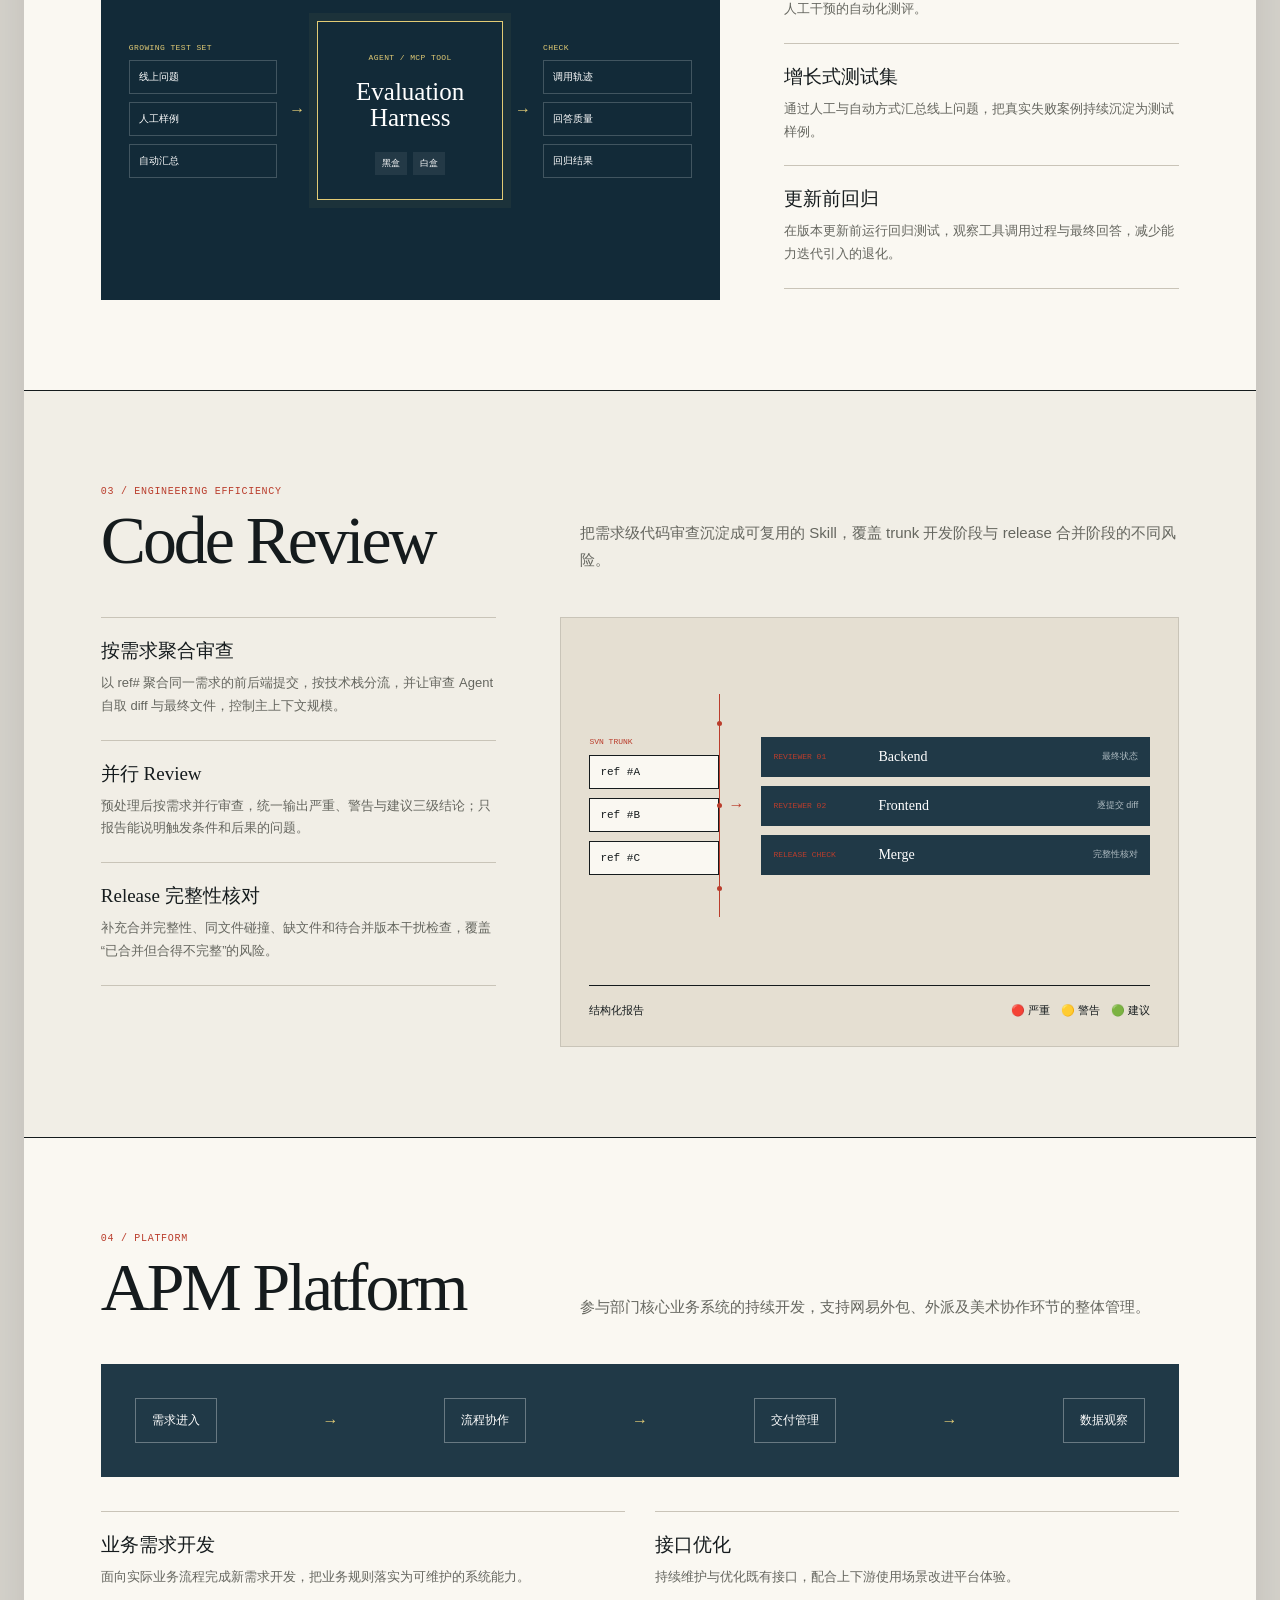
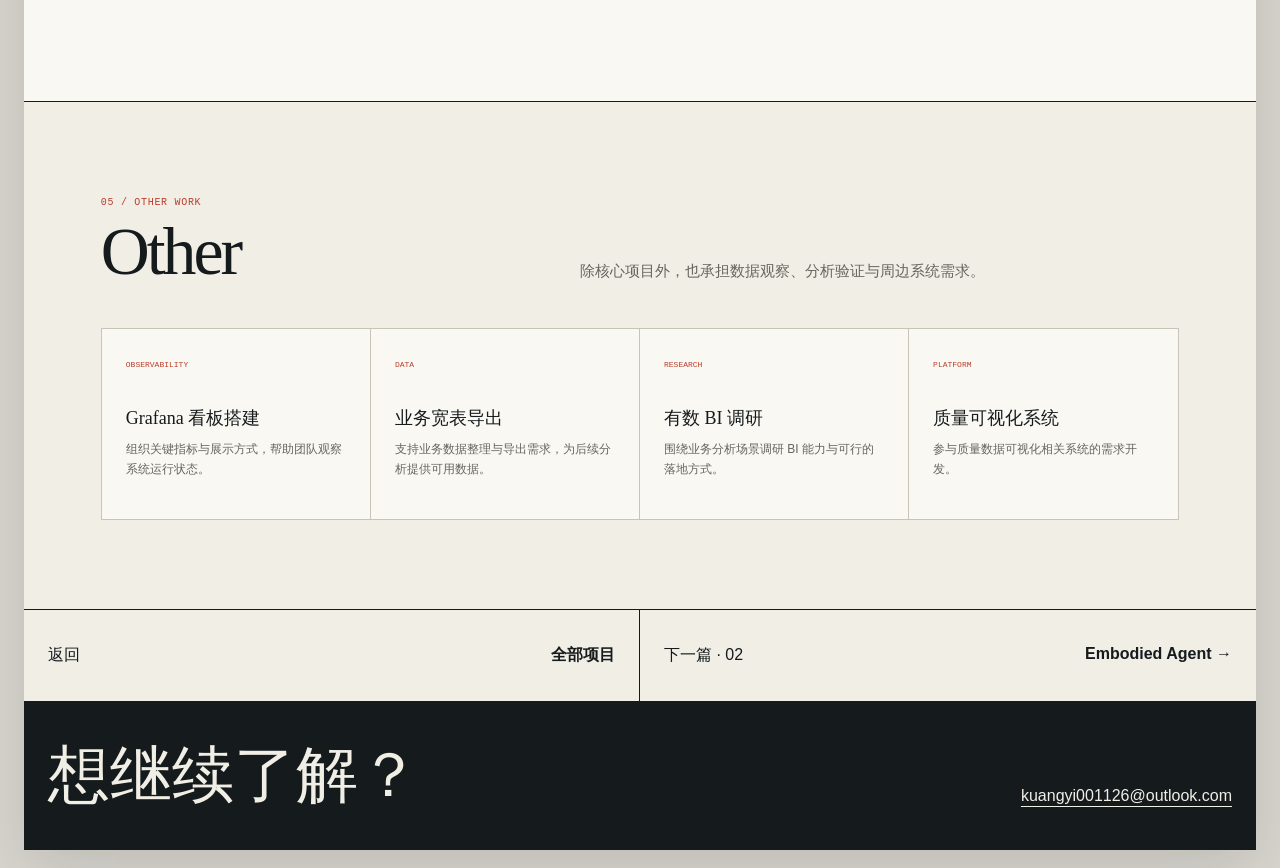
<file: projects/text2sql/index.html>
<!doctype html>
<html lang="zh-CN">
<head>
  <meta charset="utf-8">
  <meta name="viewport" content="width=device-width,initial-scale=1">
  <title>网易实习 · 页面已迁移</title>
  <link rel="icon" href="../../favicon.ico?v=20260923" sizes="16x16 32x32 48x48 64x64">
  <link rel="icon" type="image/png" sizes="16x16" href="../../favicon-16x16.png?v=20260923">
  <link rel="icon" type="image/png" sizes="32x32" href="../../favicon-32x32.png?v=20260923">
  <link rel="icon" type="image/svg+xml" sizes="any" href="../../favicon.svg?v=20260923">
  <link rel="apple-touch-icon" sizes="180x180" href="../../apple-touch-icon.png?v=20260923">
  <link rel="canonical" href="https://wky.wang/projects/netease/">
  <script>
    location.replace("../netease/" + location.search + location.hash);
  </script>
  <noscript><meta http-equiv="refresh" content="0;url=../netease/"></noscript>
</head>
<body>
  <p>网易实习页面已迁移至<a href="../netease/">新地址</a>。</p>
</body>
</html>
</file>
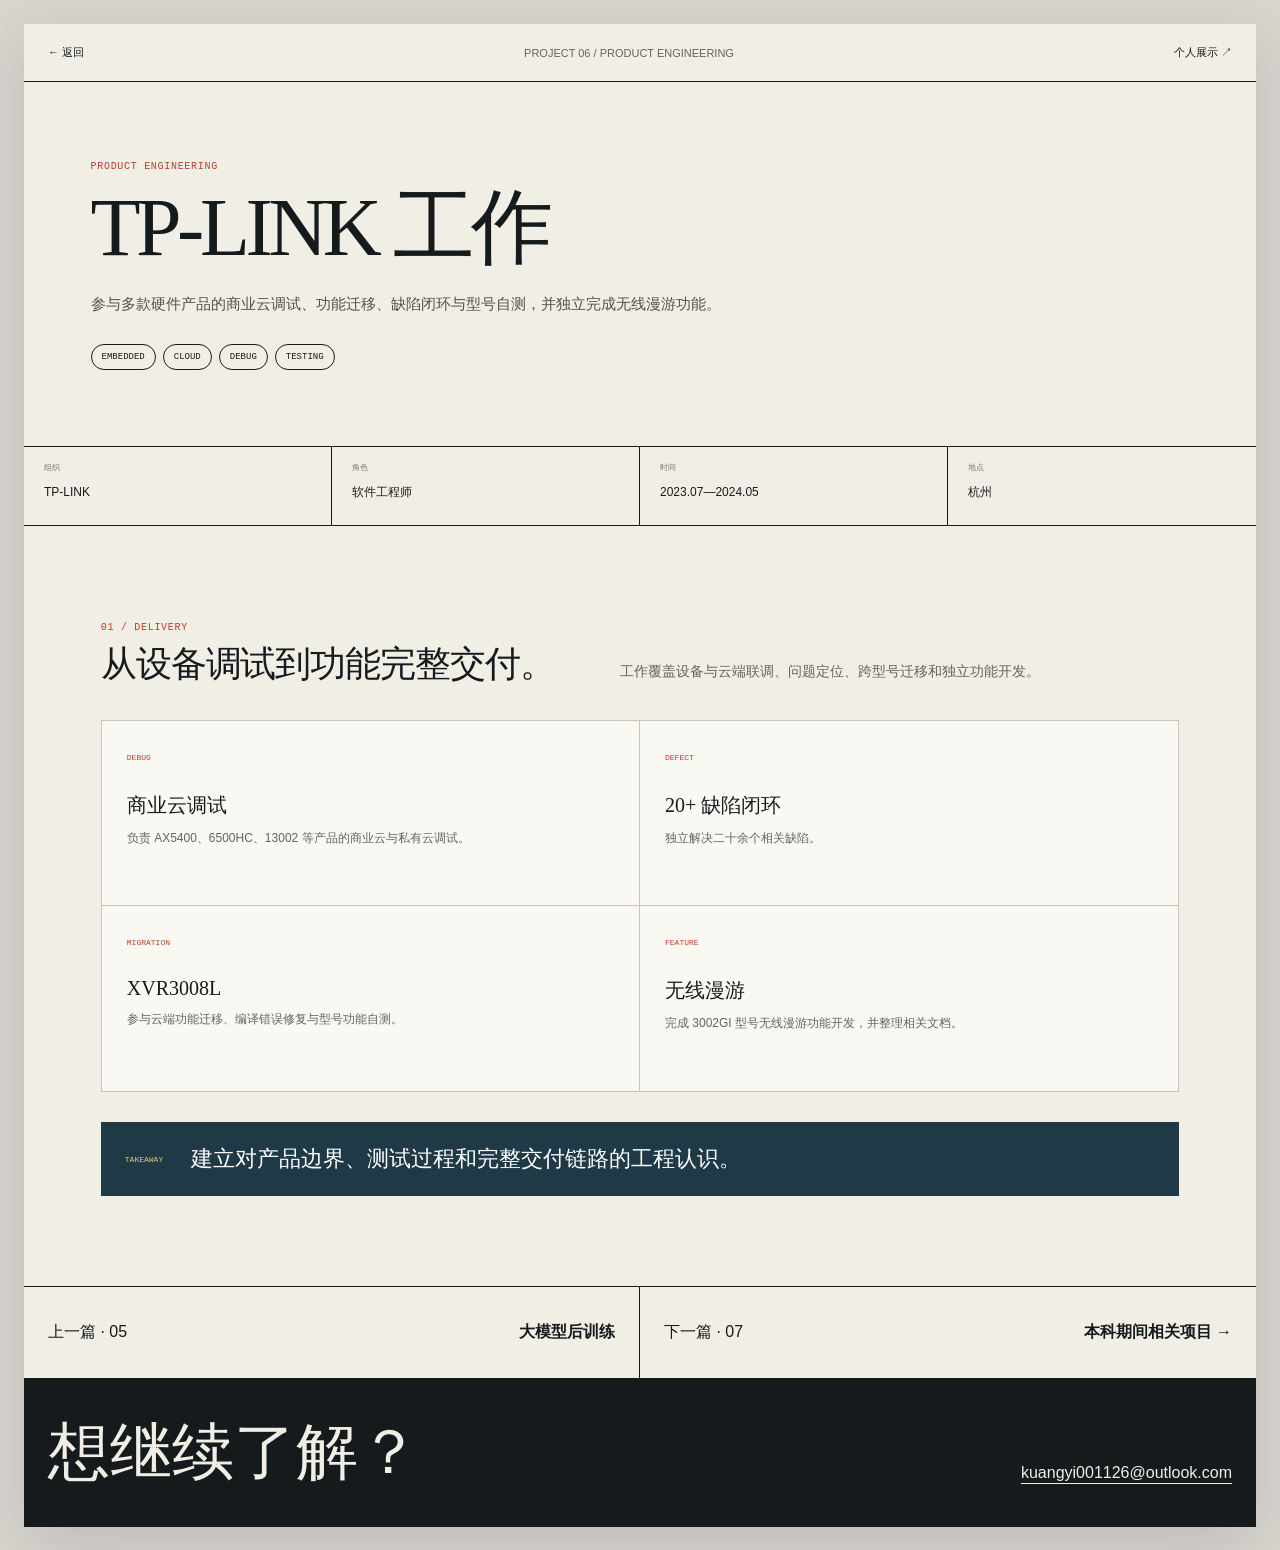
<file: projects/tplink/index.html>
<!doctype html>
<html lang="zh-CN">
<head>
  <meta charset="utf-8">
  <meta name="viewport" content="width=device-width,initial-scale=1">
  <meta name="description" content="王匡义在 TP-LINK 的软件工程经历，包括商业云调试、缺陷闭环、功能迁移与无线漫游开发。">
  <title>TP-LINK 工作 · 王匡义</title>
  <link rel="icon" href="../../favicon.ico?v=20260923" sizes="16x16 32x32 48x48 64x64">
  <link rel="icon" type="image/png" sizes="16x16" href="../../favicon-16x16.png?v=20260923">
  <link rel="icon" type="image/png" sizes="32x32" href="../../favicon-32x32.png?v=20260923">
  <link rel="icon" type="image/svg+xml" sizes="any" href="../../favicon.svg?v=20260923">
  <link rel="apple-touch-icon" sizes="180x180" href="../../apple-touch-icon.png?v=20260923">
  <link rel="stylesheet" href="../../assets/detail.css">
</head>
<body>
  <header class="nav"><a href="../../index.html#projects" data-smart-back>← 返回</a><span>PROJECT 06 / PRODUCT ENGINEERING</span><a href="../../personal/index.html">个人展示 ↗</a></header>
  <main>
    <section class="project-hero no-visual">
      <div class="hero-grid"><div class="hero-copy"><span class="eyebrow">PRODUCT ENGINEERING</span><h1>TP-LINK 工作</h1><p class="hero-summary">参与多款硬件产品的商业云调试、功能迁移、缺陷闭环与型号自测，并独立完成无线漫游功能。</p><div class="tags"><span>EMBEDDED</span><span>CLOUD</span><span>DEBUG</span><span>TESTING</span></div></div></div>
      <dl class="hero-facts"><div><dt>组织</dt><dd>TP-LINK</dd></div><div><dt>角色</dt><dd>软件工程师</dd></div><div><dt>时间</dt><dd>2023.07—2024.05</dd></div><div><dt>地点</dt><dd>杭州</dd></div></dl>
    </section>

    <section class="detail-section">
      <header class="section-head"><div><span class="section-no">01 / DELIVERY</span><h2>从设备调试到功能完整交付。</h2></div><p class="section-lead">工作覆盖设备与云端联调、问题定位、跨型号迁移和独立功能开发。</p></header>
      <div class="work-grid">
        <article class="work-card"><small>DEBUG</small><h3>商业云调试</h3><p>负责 AX5400、6500HC、13002 等产品的商业云与私有云调试。</p></article>
        <article class="work-card"><small>DEFECT</small><h3>20+ 缺陷闭环</h3><p>独立解决二十余个相关缺陷。</p></article>
        <article class="work-card"><small>MIGRATION</small><h3>XVR3008L</h3><p>参与云端功能迁移、编译错误修复与型号功能自测。</p></article>
        <article class="work-card"><small>FEATURE</small><h3>无线漫游</h3><p>完成 3002GI 型号无线漫游功能开发，并整理相关文档。</p></article>
      </div>
      <div class="status-note"><small>TAKEAWAY</small><p>建立对产品边界、测试过程和完整交付链路的工程认识。</p></div>
    </section>

    <nav class="next"><a href="../post-training/index.html"><span>上一篇 · 05</span><b>大模型后训练</b></a><a href="../undergraduate/index.html"><span>下一篇 · 07</span><b>本科期间相关项目 →</b></a></nav>
  </main>
  <footer><h2>想继续了解？</h2><a href="mailto:kuangyi001126@outlook.com">kuangyi001126@outlook.com</a></footer>
  <script src="../../assets/detail-nav.js"></script>
</body>
</html>
</file>
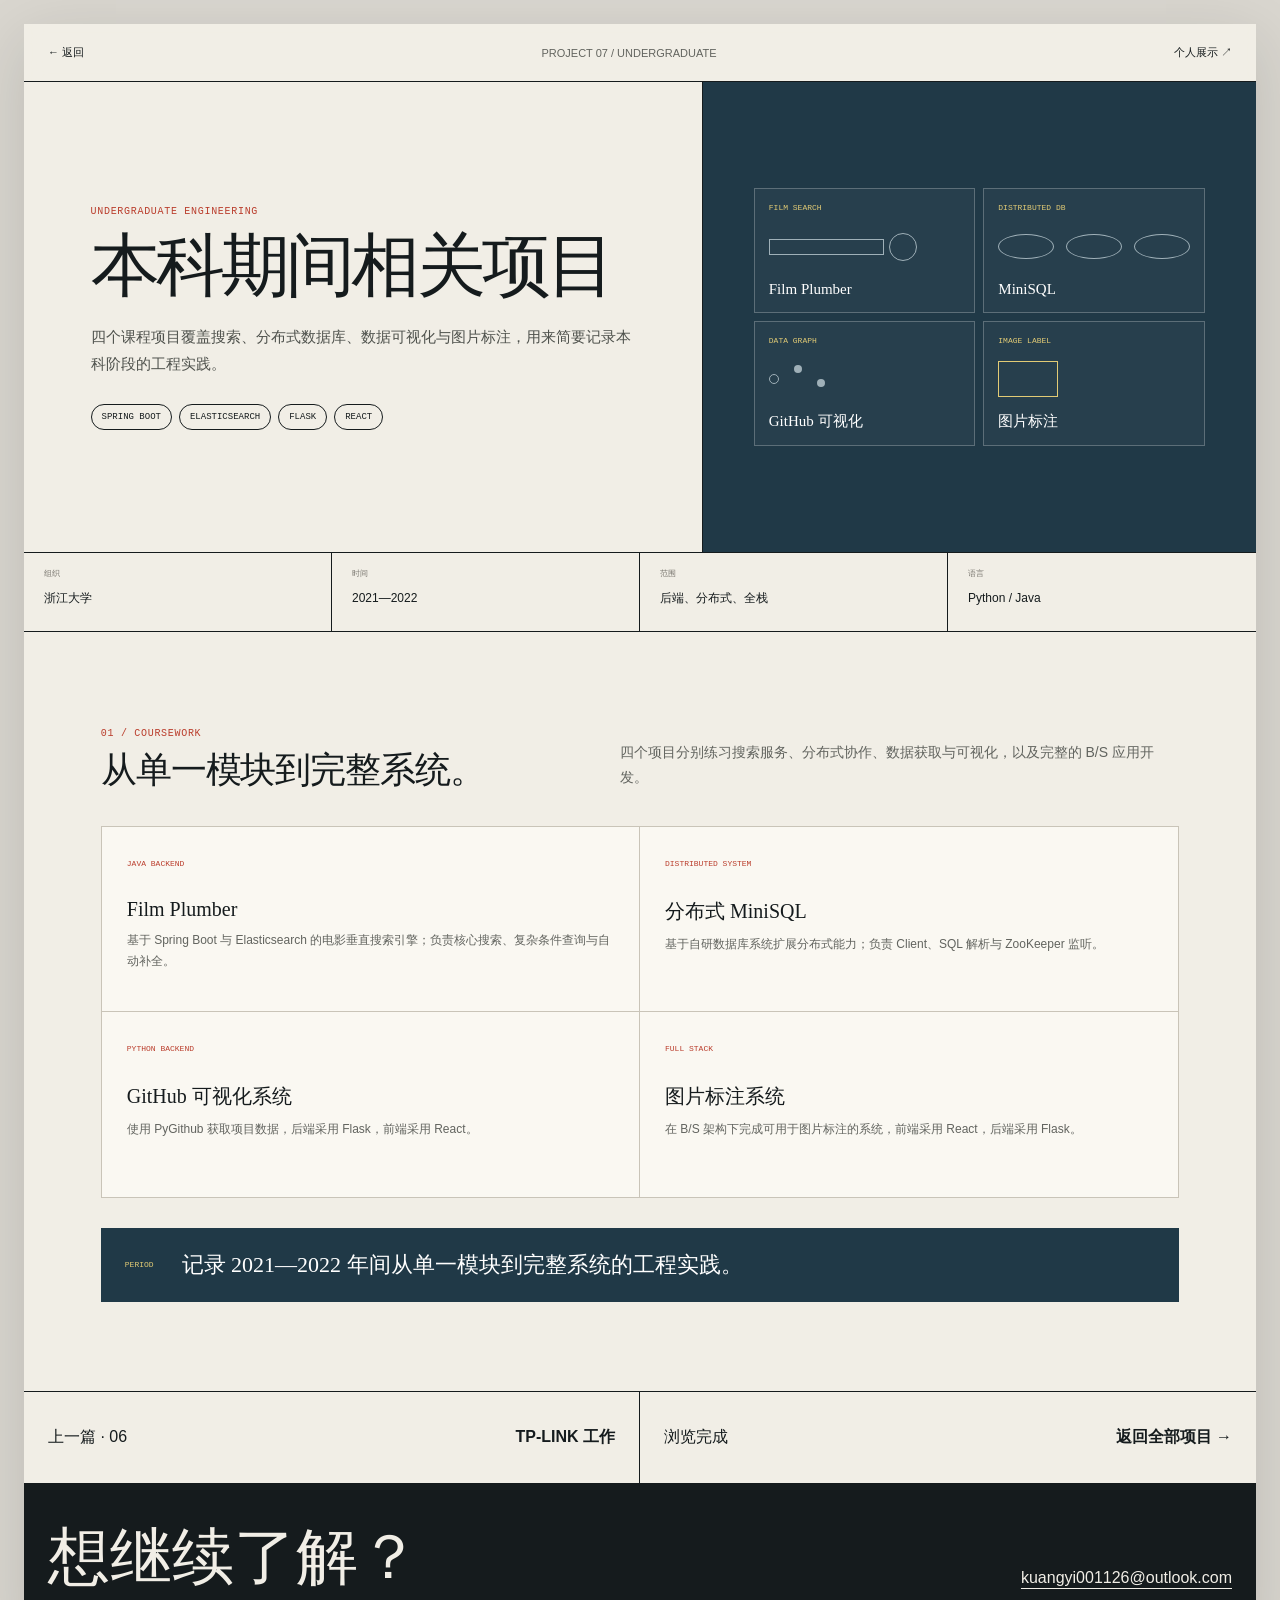
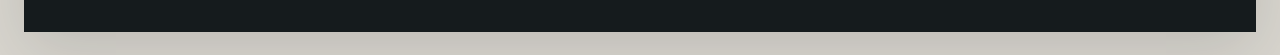
<file: projects/undergraduate/index.html>
<!doctype html>
<html lang="zh-CN">
<head>
  <meta charset="utf-8">
  <meta name="viewport" content="width=device-width,initial-scale=1">
  <meta name="description" content="王匡义本科期间的四个课程工程项目：电影搜索、分布式 MiniSQL、GitHub 可视化与图片标注系统。">
  <title>本科期间相关项目 · 王匡义</title>
  <link rel="icon" href="../../favicon.ico?v=20260923" sizes="16x16 32x32 48x48 64x64">
  <link rel="icon" type="image/png" sizes="16x16" href="../../favicon-16x16.png?v=20260923">
  <link rel="icon" type="image/png" sizes="32x32" href="../../favicon-32x32.png?v=20260923">
  <link rel="icon" type="image/svg+xml" sizes="any" href="../../favicon.svg?v=20260923">
  <link rel="apple-touch-icon" sizes="180x180" href="../../apple-touch-icon.png?v=20260923">
  <link rel="stylesheet" href="../../assets/detail.css">
</head>
<body>
  <header class="nav"><a href="../../index.html#projects" data-smart-back>← 返回</a><span>PROJECT 07 / UNDERGRADUATE</span><a href="../../personal/index.html">个人展示 ↗</a></header>
  <main>
    <section class="project-hero">
      <div class="hero-grid">
        <div class="hero-copy"><span class="eyebrow">UNDERGRADUATE ENGINEERING</span><h1 class="long">本科期间相关项目</h1><p class="hero-summary">四个课程项目覆盖搜索、分布式数据库、数据可视化与图片标注，用来简要记录本科阶段的工程实践。</p><div class="tags"><span>SPRING BOOT</span><span>ELASTICSEARCH</span><span>FLASK</span><span>REACT</span></div></div>
        <div class="hero-visual">
          <div class="project-mosaic" aria-label="四个本科项目的功能示意图">
            <div class="mosaic-card search"><small>FILM SEARCH</small><div class="mosaic-icon"><i></i><i></i></div><b>Film Plumber</b></div>
            <div class="mosaic-card sql"><small>DISTRIBUTED DB</small><div class="mosaic-icon"><i></i><i></i><i></i></div><b>MiniSQL</b></div>
            <div class="mosaic-card graph"><small>DATA GRAPH</small><div class="mosaic-icon"><i></i></div><b>GitHub 可视化</b></div>
            <div class="mosaic-card label"><small>IMAGE LABEL</small><div class="mosaic-icon"><i></i></div><b>图片标注</b></div>
          </div>
        </div>
      </div>
      <dl class="hero-facts"><div><dt>组织</dt><dd>浙江大学</dd></div><div><dt>时间</dt><dd>2021—2022</dd></div><div><dt>范围</dt><dd>后端、分布式、全栈</dd></div><div><dt>语言</dt><dd>Python / Java</dd></div></dl>
    </section>

    <section class="detail-section">
      <header class="section-head"><div><span class="section-no">01 / COURSEWORK</span><h2>从单一模块到完整系统。</h2></div><p class="section-lead">四个项目分别练习搜索服务、分布式协作、数据获取与可视化，以及完整的 B/S 应用开发。</p></header>
      <div class="work-grid">
        <article class="work-card"><small>JAVA BACKEND</small><h3>Film Plumber</h3><p>基于 Spring Boot 与 Elasticsearch 的电影垂直搜索引擎；负责核心搜索、复杂条件查询与自动补全。</p></article>
        <article class="work-card"><small>DISTRIBUTED SYSTEM</small><h3>分布式 MiniSQL</h3><p>基于自研数据库系统扩展分布式能力；负责 Client、SQL 解析与 ZooKeeper 监听。</p></article>
        <article class="work-card"><small>PYTHON BACKEND</small><h3>GitHub 可视化系统</h3><p>使用 PyGithub 获取项目数据，后端采用 Flask，前端采用 React。</p></article>
        <article class="work-card"><small>FULL STACK</small><h3>图片标注系统</h3><p>在 B/S 架构下完成可用于图片标注的系统，前端采用 React，后端采用 Flask。</p></article>
      </div>
      <div class="status-note"><small>PERIOD</small><p>记录 2021—2022 年间从单一模块到完整系统的工程实践。</p></div>
    </section>

    <nav class="next"><a href="../tplink/index.html"><span>上一篇 · 06</span><b>TP-LINK 工作</b></a><a href="../../index.html#projects" data-return-portfolio><span>浏览完成</span><b>返回全部项目 →</b></a></nav>
  </main>
  <footer><h2>想继续了解？</h2><a href="mailto:kuangyi001126@outlook.com">kuangyi001126@outlook.com</a></footer>
  <script src="../../assets/detail-nav.js"></script>
</body>
</html>
</file>
<file: assets/layout.css>
/* Shared page frame: roomy on desktop, unchanged edge-to-edge on mobile. */
@media (min-width: 1024px) {
  html {
    background: #d9d6cf;
  }

  body {
    width: calc(100% - 48px);
    max-width: 1600px;
    min-height: calc(100vh - 48px);
    margin: 24px auto !important;
    box-shadow: 0 18px 60px rgba(21, 27, 29, 0.14);
  }

  html:has(.personal-hero) {
    background: #102431;
  }
}
</file>
<file: assets/home-v2.css>
/* Homepage refinement based on the content ledger (2026-08-12). */
.nav-contact {
  border: 0;
  padding: 0;
  background: transparent;
  color: inherit;
  font: inherit;
  cursor: pointer;
}

.nav nav {
  align-items: center;
}

.nav nav a {
  display: inline-flex;
  align-items: center;
  min-height: 32px;
  line-height: 1;
}

.hero {
  padding-top: 28px;
}

.hero-top {
  grid-template-columns: minmax(0, 1.05fr) minmax(360px, .75fr);
  align-items: stretch;
}

.portrait-stage {
  position: relative;
  min-height: 350px;
  max-height: 390px;
  overflow: hidden;
  background: #a8c3c6;
}

.portrait-stage img {
  width: 100%;
  height: 100%;
  object-fit: cover;
  object-position: center 43%;
  display: block;
  filter: saturate(.85) contrast(1.03);
}

.portrait-stage::after {
  content: "";
  position: absolute;
  inset: 42% 0 0;
  background: linear-gradient(transparent, rgba(12, 24, 30, .58));
  pointer-events: none;
}

.hero .portrait-stage h1 {
  position: absolute;
  left: 22px;
  bottom: 18px;
  z-index: 1;
  color: #f7f3e9;
  font-size: clamp(62px, 7.5vw, 112px);
  line-height: .78;
  text-shadow: 0 3px 24px rgba(0, 0, 0, .35);
}

.hero-intro {
  display: flex;
  flex-direction: column;
  justify-content: flex-end;
  padding: 28px 2px 7px;
}

.fact-link {
  text-decoration: none;
}

.fact-link:hover b {
  color: var(--red);
}

.factbar {
  grid-template-columns: repeat(5, minmax(0, 1fr));
}

.agent-console {
  background: #263f4e;
  padding: 28px;
  display: flex;
  align-items: center;
  overflow: hidden;
}

.agent-thread {
  width: 100%;
  display: grid;
  gap: 10px;
  font: 10px/1.55 ui-monospace, SFMono-Regular, Consolas, monospace;
}

.agent-status {
  margin-bottom: 5px;
  color: #91a7b2;
  letter-spacing: .08em;
}

.agent-line {
  width: fit-content;
  max-width: 92%;
  padding: 10px 12px;
  border: 1px solid #ffffff2c;
  background: #172d3dcc;
  color: #d9e2e6;
  opacity: 0;
  transform: translateY(7px);
  transition: opacity .32s ease, transform .32s ease;
}

.agent-line.visible {
  opacity: 1;
  transform: none;
}

.agent-line.user {
  justify-self: end;
  background: #f1eee6;
  color: var(--ink);
  border-color: transparent;
}

.agent-line.tool {
  color: var(--gold);
  border-color: #e4cc7250;
}

.agent-cursor::after {
  content: "_";
  animation: cursor-blink .7s steps(1) infinite;
}

@keyframes cursor-blink { 50% { opacity: 0; } }

.feature-caption {
  grid-template-columns: repeat(3, 1fr);
}

.p-agent {
  display: grid;
  place-items: center;
  padding: 10px;
  background: #d7ddd9;
}

.p-agent::before,
.p-agent::after {
  content: none;
}

.floorplan {
  width: 100%;
  height: 100%;
}

.floor-shell,
.floor-wall {
  fill: #e8e7df;
  stroke: #566865;
  stroke-width: 3;
  stroke-linecap: square;
}

.floor-wall { fill: none; }

.floor-door {
  fill: none;
  stroke: #8b9691;
  stroke-width: 1;
}

.floor-bed,
.floor-table,
.floor-cabinet {
  fill: #c3cbc6;
  stroke: #687874;
  stroke-width: 1;
}

.floor-bed { fill: #cbbfa8; }
.floor-chair { fill: #9ba9a5; }

.floor-label {
  fill: #7b8783;
  font: 7px ui-monospace, monospace;
  letter-spacing: .08em;
}

.agent-route {
  fill: none;
  stroke: var(--red);
  stroke-width: 2.5;
  stroke-linecap: round;
  stroke-dasharray: 6 5;
}

.point { stroke: #f1eee6; stroke-width: 2; }
.point-a { fill: var(--red); }
.point-b { fill: var(--navy); }

.point-text {
  fill: white;
  text-anchor: middle;
  font: 8px ui-monospace, monospace;
}

.p-undergrad {
  background: #d9d1bd;
  display: grid;
  grid-template-columns: repeat(2, 1fr);
  gap: 1px;
  padding: 18px;
}

.p-trajectory {
  display: grid;
  grid-template-columns: 1fr 1fr;
  gap: 1px;
  padding: 12px;
  background: #a7a197;
}

.manip-frame {
  position: relative;
  overflow: hidden;
  background: linear-gradient(#d1d8d5 0 20%, #eeeae1 20%);
}

.manip-frame span {
  position: absolute;
  left: 8px;
  bottom: 6px;
  color: #77746d;
  font: 7px ui-monospace, monospace;
}

.gripper {
  position: absolute;
  width: 37px;
  height: 24px;
  left: 52%;
  top: 0;
  background: #53636a;
  border-radius: 0 0 7px 7px;
  box-shadow: inset -7px -5px #39474d;
}

.gripper::before,
.gripper::after {
  content: "";
  position: absolute;
  top: 19px;
  width: 7px;
  height: 25px;
  background: #53636a;
}

.gripper::before { left: 3px; transform: rotate(18deg); }
.gripper::after { right: 3px; transform: rotate(-18deg); }

.peg {
  position: absolute;
  left: 18%;
  bottom: 22px;
  width: 14px;
  height: 35px;
  border-radius: 7px 7px 4px 4px;
  background: linear-gradient(90deg, #526269, #9ca8a7 55%, #526269);
}

.fixture {
  position: absolute;
  right: 14%;
  bottom: 23px;
  width: 37px;
  height: 37px;
  border: 8px solid #a87531;
  transform: rotate(9deg);
  box-shadow: 0 5px 0 #65451f;
}

.edited .gripper { left: 60%; top: 5px; }
.edited .peg { left: 22%; }
.edited .fixture { right: 21%; transform: rotate(-4deg); }

.p-math {
  display: flex;
  flex-direction: column;
  justify-content: center;
  gap: 22px;
  padding: 20px;
  background: #ded3b0;
}

.math-problem {
  text-align: center;
  font: 500 22px var(--serif);
}

.math-chain {
  display: flex;
  align-items: center;
  justify-content: center;
  gap: 6px;
}

.math-chain span {
  padding: 7px 8px;
  border: 1px solid #786f57;
  background: #f3ecda;
  font: 8px ui-monospace, monospace;
  white-space: nowrap;
}

.math-chain b { color: var(--red); font-weight: 400; }

.p-dapo {
  position: relative;
  display: grid;
  place-items: center;
  align-content: center;
  gap: 15px;
  padding: 18px;
  background: #c9d5d9;
}

.p-dapo strong {
  font: 500 23px var(--serif);
  color: var(--navy);
}

.dapo-flow {
  display: flex;
  align-items: center;
  justify-content: center;
  gap: 5px;
}

.dapo-flow span {
  padding: 7px 6px;
  border: 1px solid #607781;
  background: #eef1ed;
  font: 7px ui-monospace, monospace;
}

.dapo-flow b { color: var(--red); font-weight: 400; }

.p-dapo > i {
  color: #607781;
  font: 7px ui-monospace, monospace;
  letter-spacing: .08em;
}

.p-router {
  position: relative;
  display: grid;
  place-items: center;
  background: #b7c4c6;
}

.router {
  position: relative;
  width: 58%;
  height: 44px;
  margin-top: 34px;
  border: 2px solid var(--navy);
  border-radius: 9px 9px 14px 14px;
  background: #dfe4e1;
  box-shadow: 0 8px 0 #819296;
}

.antenna {
  position: absolute;
  bottom: 34px;
  width: 3px;
  height: 60px;
  background: var(--navy);
  transform-origin: bottom;
}

.antenna.left { left: 18px; transform: rotate(-14deg); }
.antenna.right { right: 18px; transform: rotate(14deg); }

.router-face {
  position: absolute;
  left: 16px;
  bottom: 10px;
  display: flex;
  gap: 7px;
}

.router-face i {
  width: 5px;
  height: 5px;
  border-radius: 50%;
  background: var(--red);
  box-shadow: 0 0 0 2px #ba3d2c20;
}

.wifi {
  position: absolute;
  left: 50%;
  top: 5px;
  width: 70px;
  height: 45px;
  transform: translateX(-50%);
}

.wifi i {
  position: absolute;
  left: 50%;
  bottom: 0;
  border: 2px solid var(--navy);
  border-bottom: 0;
  border-left-color: transparent;
  border-right-color: transparent;
  border-radius: 50% 50% 0 0;
  transform: translateX(-50%);
}

.wifi i:nth-child(1) { width: 18px; height: 10px; }
.wifi i:nth-child(2) { width: 39px; height: 21px; }
.wifi i:nth-child(3) { width: 64px; height: 34px; }

.p-router > small {
  position: absolute;
  right: 12px;
  bottom: 9px;
  color: #42575f;
  font: 7px ui-monospace, monospace;
}

.p-undergrad span {
  display: grid;
  place-items: center;
  background: #f1eee6;
  border: 1px solid #8f8a7e;
  font: 9px ui-monospace, monospace;
}

.contact {
  padding-top: 36px;
}

.contact h2 {
  font-size: clamp(30px, 5vw, 64px);
  margin-bottom: 28px;
}

.contact-modal {
  position: fixed;
  inset: 0;
  z-index: 80;
  display: none;
  place-items: center;
  padding: 24px;
  background: #10191de8;
}

.contact-modal.show { display: grid; }

.contact-card {
  width: min(560px, 100%);
  background: var(--paper);
  color: var(--ink);
  border-top: 7px solid var(--red);
  padding: 30px;
  box-shadow: 0 30px 90px #0008;
}

.contact-card header {
  display: flex;
  justify-content: space-between;
  align-items: start;
  margin-bottom: 28px;
}

.contact-card h2 {
  margin: 0;
  font: 400 38px/1 var(--serif);
}

.contact-close {
  border: 1px solid var(--ink);
  width: 34px;
  height: 34px;
  border-radius: 50%;
  background: transparent;
  cursor: pointer;
}

.contact-list {
  display: grid;
  gap: 0;
  margin: 0;
}

.contact-item {
  display: grid;
  grid-template-columns: 80px 1fr;
  gap: 20px;
  padding: 16px 0;
  border-top: 1px solid var(--soft);
}

.contact-item dt {
  color: var(--red);
  font: 9px ui-monospace, monospace;
}

.contact-item dd {
  margin: 0;
  font: 17px var(--serif);
}

.contact-item a { text-underline-offset: 5px; }

@media (max-width: 800px) {
  .nav nav {
    display: flex;
    margin: 0 0 0 auto;
  }

  .nav nav a:not(.nav-timeline) { display: none; }

  .nav-timeline {
    padding: 7px 11px;
    border: 1px solid var(--ink);
    border-radius: 999px;
  }

  .nav-contact { margin-left: 10px; }

  .hero { padding: 20px 16px 24px; }
  .hero-top { display: block; }
  .portrait-stage {
    height: 230px;
    min-height: 0;
    max-height: none;
  }
  .portrait-stage img { object-position: center 42%; }
  .portrait-stage::after {
    inset: 55% 0 0;
    background: linear-gradient(transparent, rgba(12, 24, 30, .68));
  }
  .hero .portrait-stage h1 {
    left: 14px;
    bottom: 11px;
    font-size: clamp(50px, 15vw, 64px);
    line-height: .82;
  }
  .hero-intro { margin-top: 18px; padding: 18px 0 0; }
  .factbar { grid-template-columns: repeat(2, minmax(0, 1fr)); }
  .fact-recruit { grid-column: 1 / -1; }
  .agent-console { min-height: 380px; padding: 20px; }
  .agent-line { max-width: 96%; }
  .contact-card { padding: 24px 20px; }
  .contact-item { grid-template-columns: 60px 1fr; gap: 10px; }
}

@media (prefers-reduced-motion: reduce) {
  .agent-line { opacity: 1; transform: none; transition: none; }
  .agent-cursor::after { animation: none; }
}
</file>
<file: assets/detail.css>
@import url("layout.css");

:root {
  --paper: #f1eee6;
  --paper-2: #faf8f2;
  --ink: #151b1d;
  --muted: #62645f;
  --line: #c9c4b8;
  --red: #ba3d2c;
  --navy: #203947;
  --navy-2: #122a38;
  --gold: #e2cb75;
  --sans: Arial, "PingFang SC", "Microsoft YaHei", sans-serif;
  --serif: Georgia, "Songti SC", serif;
}

* { box-sizing: border-box; }
html { scroll-behavior: smooth; }
body { margin: 0; background: var(--paper); color: var(--ink); font-family: var(--sans); }
a { color: inherit; }

.nav {
  height: 58px;
  padding: 0 24px;
  border-bottom: 1px solid var(--ink);
  display: flex;
  align-items: center;
  position: sticky;
  top: 0;
  z-index: 20;
  background: #f1eee6ed;
  backdrop-filter: blur(10px);
  font-size: 11px;
}
.nav span { margin: auto; color: var(--muted); }
.nav a { text-decoration: none; }
.eyebrow,
.section-no { font: 10px/1.5 ui-monospace, SFMono-Regular, Consolas, monospace; color: var(--red); letter-spacing: .07em; }

.project-hero { border-bottom: 1px solid var(--ink); }
.hero-grid { display: grid; grid-template-columns: minmax(0, 1.1fr) minmax(480px, .9fr); min-height: 470px; }
.hero-copy { padding: clamp(42px, 6vw, 82px) clamp(24px, 5.2vw, 78px); display: flex; flex-direction: column; justify-content: center; }
.hero-copy h1 { margin: 15px 0 24px; font: 400 clamp(52px, 6.4vw, 88px)/.94 var(--serif); letter-spacing: -.055em; }
.hero-copy h1.long { font-size: clamp(46px, 5.4vw, 76px); }
.hero-summary { max-width: 720px; margin: 0; color: #4f524d; font-size: 15px; line-height: 1.85; }
.tags { display: flex; flex-wrap: wrap; gap: 7px; margin-top: 26px; }
.tags span { padding: 7px 10px; border: 1px solid var(--ink); border-radius: 99px; font: 9px ui-monospace, monospace; }
.hero-visual { min-height: 360px; padding: clamp(24px, 4vw, 54px); border-left: 1px solid var(--ink); background: var(--navy); color: white; display: flex; align-items: center; justify-content: center; overflow: hidden; }
.hero-facts { margin: 0; display: grid; grid-template-columns: repeat(4, 1fr); border-top: 1px solid var(--ink); }
.hero-facts div { min-height: 78px; padding: 15px 20px; border-right: 1px solid var(--ink); }
.hero-facts div:last-child { border: 0; }
.hero-facts dt { color: #78756e; font: 8px ui-monospace, monospace; }
.hero-facts dd { margin: 10px 0 0; font-size: 12px; line-height: 1.5; }
.project-hero.no-visual .hero-grid { grid-template-columns: 1fr; min-height: 340px; }
.project-hero.no-visual .hero-copy { max-width: 1050px; }
.project-hero.no-visual .hero-summary { max-width: 850px; }

.detail-section { padding: clamp(54px, 7vw, 92px) clamp(24px, 6vw, 92px); border-bottom: 1px solid var(--ink); }
.detail-section.alt { background: var(--paper-2); }
.section-head { display: grid; grid-template-columns: minmax(300px, .82fr) minmax(360px, 1fr); gap: 60px; align-items: end; margin-bottom: 36px; }
.section-head h2 { max-width: 680px; margin: 10px 0 0; font: 400 clamp(30px, 2.8vw, 42px)/1.1 var(--serif); letter-spacing: -.03em; }
.section-lead { margin: 0; max-width: 720px; color: var(--muted); font-size: 14px; line-height: 1.8; }
.work-grid { display: grid; grid-template-columns: repeat(2, 1fr); border: 1px solid var(--line); }
.work-card { min-height: 185px; padding: 25px; background: var(--paper-2); border-right: 1px solid var(--line); border-bottom: 1px solid var(--line); }
.work-card:nth-child(2n) { border-right: 0; }
.work-card:nth-last-child(-n+2) { border-bottom: 0; }
.work-card small { color: var(--red); font: 8px ui-monospace, monospace; }
.work-card h3 { margin: 28px 0 9px; font: 500 20px var(--serif); }
.work-card p { margin: 0; color: var(--muted); font-size: 12px; line-height: 1.75; }
.status-note { margin-top: 30px; padding: 22px 24px; background: var(--navy); color: white; display: flex; align-items: center; gap: 28px; }
.status-note small { color: var(--gold); font: 8px ui-monospace, monospace; white-space: nowrap; }
.status-note p { margin: 0; font: 400 clamp(17px, 1.8vw, 22px)/1.35 var(--serif); }

/* Embodied Agent */
.room-system { width: 100%; display: grid; gap: 16px; }
.room-pipeline { display: grid; grid-template-columns: repeat(4, 1fr); gap: 7px; }
.room-pipeline span { padding: 8px 5px; border: 1px solid #ffffff43; color: #c9d5da; text-align: center; font: 8px ui-monospace, monospace; }
.floorplan { width: 100%; height: auto; background: #f1eee60a; border: 1px solid #ffffff3a; }
.floor-shell { fill: none; stroke: #d5dce0; stroke-width: 3; }
.floor-wall { fill: none; stroke: #d5dce0; stroke-width: 3; }
.floor-door { fill: none; stroke: var(--gold); stroke-width: 1.5; }
.floor-object { fill: #ffffff12; stroke: #9eb0b8; }
.floor-label { fill: #9eb0b8; font: 7px ui-monospace, monospace; }
.agent-route { fill: none; stroke: var(--gold); stroke-width: 3; stroke-dasharray: 5 4; }
.route-point { fill: var(--red); stroke: white; stroke-width: 1; }
.route-text { fill: white; font: 700 7px Arial; text-anchor: middle; }
.room-caption { display: flex; justify-content: space-between; color: #9fb0b8; font: 8px ui-monospace, monospace; }

/* Trajectory Editing */
.trajectory-system { width: 100%; display: grid; gap: 16px; }
.trajectory-label { display: flex; justify-content: space-between; color: #a9bbc2; font: 8px ui-monospace, monospace; }
.frames { display: grid; grid-template-columns: repeat(6, 1fr); gap: 5px; }
.frame { aspect-ratio: 1.15; border: 1px solid #ffffff38; position: relative; background: #ffffff08; }
.frame:before { content: ""; position: absolute; left: 48%; top: 16%; width: 3px; height: 42%; background: #cfdadd; transform: rotate(var(--arm, -28deg)); transform-origin: bottom; }
.frame:after { content: ""; position: absolute; left: var(--block-x, 23%); bottom: 17%; width: 16%; height: 16%; background: var(--gold); }
.frame.anchor { border-color: var(--gold); }
.frame.generated { border-style: dashed; opacity: .72; }
.trajectory-wave { height: 74px; position: relative; border-left: 1px solid #ffffff35; border-bottom: 1px solid #ffffff35; }
.trajectory-wave svg { width: 100%; height: 100%; }
.trajectory-wave .original { fill: none; stroke: #9baeb6; stroke-width: 2; stroke-dasharray: 5 4; }
.trajectory-wave .edited { fill: none; stroke: var(--gold); stroke-width: 3; }
.trajectory-result { display: grid; grid-template-columns: 1fr auto 1fr; align-items: center; gap: 12px; }
.trajectory-result span { padding: 10px; border: 1px solid #ffffff3d; text-align: center; font: 9px ui-monospace, monospace; }
.trajectory-result i { color: var(--gold); font-style: normal; }
.process-list { counter-reset: process; border-top: 1px solid var(--line); }
.process-step { counter-increment: process; display: grid; grid-template-columns: 70px minmax(180px, .45fr) 1fr; gap: 24px; padding: 25px 0; border-bottom: 1px solid var(--line); }
.process-step:before { content: "0" counter(process); color: var(--red); font: 10px ui-monospace, monospace; }
.process-step h3 { margin: 0; font: 500 20px var(--serif); }
.process-step p { margin: 0; color: var(--muted); font-size: 13px; line-height: 1.75; }

/* Mathematical reasoning */
.math-system { width: 100%; display: grid; gap: 12px; }
.equation-question { padding: 14px; background: #ffffff0d; border: 1px solid #ffffff3b; font: 400 21px var(--serif); }
.equation-chain { display: grid; grid-template-columns: 1fr auto 1fr auto 1fr; align-items: center; gap: 7px; }
.equation-chain b { padding: 17px 8px; border: 1px solid var(--gold); text-align: center; font: 400 clamp(14px, 1.5vw, 20px) var(--serif); }
.equation-chain i { color: var(--gold); font-style: normal; }
.math-advice { padding: 13px; border-left: 3px solid var(--red); background: #ffffff0a; }
.math-advice small { color: var(--gold); font: 8px ui-monospace, monospace; }
.math-advice p { margin: 7px 0 0; color: #c6d1d5; font-size: 11px; line-height: 1.6; }
.chapter-grid { display: grid; grid-template-columns: repeat(2, 1fr); gap: 14px; }
.chapter { padding: 30px; border: 1px solid var(--line); background: var(--paper-2); }
.chapter small { color: var(--red); font: 8px ui-monospace, monospace; }
.chapter h3 { margin: 30px 0 13px; font: 500 27px var(--serif); }
.chapter p { margin: 0 0 18px; color: var(--muted); font-size: 13px; line-height: 1.8; }
.chapter ul { margin: 0; padding: 0; list-style: none; border-top: 1px solid var(--line); }
.chapter li { padding: 10px 0; border-bottom: 1px solid var(--line); font-size: 12px; }
.paper-link { display: inline-block; margin-top: 20px; text-underline-offset: 5px; font-size: 12px; }

/* Post-training */
.training-system { width: 100%; }
.training-loop { display: grid; grid-template-columns: repeat(4, 1fr); gap: 8px; }
.training-loop div { min-height: 86px; padding: 12px; border: 1px solid #ffffff3c; display: flex; flex-direction: column; justify-content: space-between; }
.training-loop small { color: var(--gold); font: 8px ui-monospace, monospace; }
.training-loop b { font: 500 13px var(--serif); }
.training-task { margin-top: 12px; padding: 14px; background: #ffffff0b; border-left: 3px solid var(--gold); }
.training-task small { color: #9fb0b8; font: 8px ui-monospace, monospace; }
.training-task strong { display: block; margin-top: 7px; font: 400 19px var(--serif); }

/* Undergraduate projects */
.project-mosaic { width: 100%; display: grid; grid-template-columns: repeat(2, 1fr); gap: 8px; }
.mosaic-card { min-height: 125px; padding: 14px; border: 1px solid #ffffff3e; background: #ffffff08; display: flex; flex-direction: column; justify-content: space-between; }
.mosaic-card small { color: var(--gold); font: 8px ui-monospace, monospace; }
.mosaic-card b { font: 500 15px var(--serif); }
.mosaic-icon { height: 42px; display: flex; align-items: center; gap: 5px; }
.mosaic-icon i { display: block; border: 1px solid #9fb0b8; }
.mosaic-card.search .mosaic-icon i:first-child { width: 60%; height: 16px; }
.mosaic-card.search .mosaic-icon i:last-child { width: 28px; height: 28px; border-radius: 50%; }
.mosaic-card.sql .mosaic-icon { justify-content: space-between; }
.mosaic-card.sql .mosaic-icon i { width: 29%; height: 25px; border-radius: 50%; }
.mosaic-card.graph .mosaic-icon i { width: 10px; height: 10px; border-radius: 50%; box-shadow: 24px -10px 0 -1px #9fb0b8, 47px 4px 0 -1px #9fb0b8; }
.mosaic-card.label .mosaic-icon i { width: 60px; height: 36px; border-color: var(--gold); }

.next { display: grid; grid-template-columns: 1fr 1fr; }
.next a { padding: 35px 24px; border-right: 1px solid var(--ink); text-decoration: none; display: flex; justify-content: space-between; }
.next a:last-child { border: 0; }
.next a:hover { background: var(--paper-2); }
footer { background: var(--ink); color: var(--paper); padding: 45px 24px; display: flex; justify-content: space-between; align-items: end; }
footer h2 { margin: 0; font: 400 clamp(34px, 5vw, 62px)/.95 var(--serif); }
footer a { text-underline-offset: 5px; }

@media (max-width: 900px) {
  .hero-grid { grid-template-columns: 1fr; }
  .hero-visual { border-left: 0; border-top: 1px solid var(--ink); }
  .section-head { grid-template-columns: 1fr; gap: 20px; }
}

@media (max-width: 640px) {
  .nav { justify-content: space-between; padding: 0 16px; }
  .nav span { display: none; }
  .hero-grid { min-height: 0; }
  .hero-copy { padding: 36px 18px 30px; }
  .hero-copy h1 { font-size: 13vw; }
  .hero-copy h1.long { font-size: 11vw; }
  .hero-summary { font-size: 14px; line-height: 1.75; }
  .hero-visual { min-height: 330px; padding: 24px 18px; }
  .hero-facts { grid-template-columns: repeat(2, 1fr); }
  .hero-facts div { min-height: 72px; border-bottom: 1px solid var(--ink); }
  .hero-facts div:nth-child(2n) { border-right: 0; }
  .hero-facts div:nth-last-child(-n+2) { border-bottom: 0; }
  .project-hero.no-visual .hero-grid { min-height: 0; }
  .detail-section { padding: 48px 18px; }
  .section-head { margin-bottom: 28px; }
  .section-head h2 { font-size: 30px; }
  .work-grid,
  .chapter-grid { grid-template-columns: 1fr; }
  .work-card { min-height: 155px; border-right: 0; }
  .work-card:nth-last-child(2) { border-bottom: 1px solid var(--line); }
  .status-note { align-items: start; gap: 12px; flex-direction: column; }
  .room-pipeline { grid-template-columns: repeat(2, 1fr); }
  .frames { grid-template-columns: repeat(3, 1fr); }
  .process-step { grid-template-columns: 34px 1fr; gap: 12px; }
  .process-step p { grid-column: 2; }
  .equation-chain { grid-template-columns: 1fr; }
  .equation-chain i { transform: rotate(90deg); text-align: center; }
  .training-loop { grid-template-columns: repeat(2, 1fr); }
  .mosaic-card { min-height: 110px; }
  .next { grid-template-columns: 1fr; }
  .next a { border-right: 0; border-bottom: 1px solid var(--ink); }
  footer { display: block; }
  footer a { display: block; margin-top: 28px; word-break: break-all; }
}

@media (prefers-reduced-motion: reduce) { html { scroll-behavior: auto; } }
</file>
<file: assets/personal.css>
:root {
  --personal-blue: #172d3d;
  --personal-blue-deep: #0c1c27;
  --personal-paper: #eee8dc;
}

body { background: var(--personal-blue); color: #fff; }
main, .personal-hero, .gallery, .places, .personal-footer { min-width: 0; }
.nav { background: #172d3ded; border-color: #ffffff3b; }
.nav a, .nav span { color: #fff; }
.personal-contact { padding: 0; border: 0; background: transparent; color: #fff; font: inherit; cursor: pointer; }

.personal-hero {
  min-height: 350px;
  padding: 58px 6vw 48px;
  display: grid;
  grid-template-columns: minmax(0, .85fr) minmax(360px, 1fr);
  gap: 7vw;
  align-items: center;
  border-bottom: 1px solid #ffffff36;
}
.personal-hero small,
.gallery-kicker,
.places-kicker { font: 10px ui-monospace, monospace; letter-spacing: .08em; color: var(--gold); }
.personal-hero h1 { font: 400 clamp(50px, 6.2vw, 84px)/.9 var(--serif); letter-spacing: -.055em; margin: 16px 0 0; }
.personal-hero p { margin: 0; max-width: 620px; font-size: 14px; line-height: 1.8; color: #c3cdd2; }

.gallery { padding: 62px 0 78px; overflow: hidden; }
.gallery-head { padding: 0 6vw; display: flex; justify-content: space-between; align-items: end; gap: 24px; }
.gallery-head h2 { font: 400 clamp(36px, 5vw, 62px) var(--serif); margin: 8px 0 0; }
.gallery-hint { font: 10px ui-monospace, monospace; color: #9babb3; white-space: nowrap; }
.photo-window {
  margin-top: 34px;
  overflow-x: auto;
  scrollbar-width: none;
  cursor: grab;
  touch-action: pan-x pan-y;
  scroll-snap-type: x proximity;
  -webkit-overflow-scrolling: touch;
  overscroll-behavior-x: contain;
}
.photo-window::-webkit-scrollbar { display: none; }
.photo-window.dragging { cursor: grabbing; }
.photo-track { display: flex; align-items: center; gap: 34px; width: max-content; padding: 22px 9vw 70px; }
.photo-frame {
  width: 350px;
  flex: none;
  margin: 0;
  padding: 13px 13px 19px;
  background: var(--personal-paper);
  color: var(--ink);
  border: 1px solid #928b7e;
  box-shadow: 0 24px 58px #07111d94;
  scroll-snap-align: center;
  cursor: pointer;
  transition: transform .28s ease, box-shadow .28s ease;
}
.photo-frame:nth-child(odd) { transform: rotate(-.7deg); }
.photo-frame:nth-child(even) { transform: rotate(.7deg); }
.photo-frame:hover,
.photo-frame:focus-visible { transform: rotate(0) translateY(-6px); box-shadow: 0 30px 68px #07111db5; outline: none; }
.photo-art { position: relative; overflow: hidden; background: #c8c7c0; aspect-ratio: 2 / 3; }
.photo-art img { width: 100%; height: 100%; display: block; object-fit: cover; user-select: none; -webkit-user-drag: none; }
.photo-index { position: absolute; top: 11px; left: 11px; padding: 5px 7px; background: #0a151dbd; color: #fff; font: 8px ui-monospace, monospace; letter-spacing: .08em; }
.photo-frame figcaption { min-height: 60px; padding: 14px 3px 0; display: flex; justify-content: space-between; gap: 16px; }
.photo-frame b { font: 500 19px var(--serif); }
.photo-frame small { max-width: 148px; font: 8px/1.6 ui-monospace, monospace; color: #6f6b64; text-align: right; }
.gallery-foot { padding: 0 6vw; color: #98aab3; font-size: 10px; display: flex; justify-content: space-between; gap: 24px; }
.gallery-foot b { color: var(--gold); font-weight: 500; }

.places {
  padding: 62px 6vw;
  display: grid;
  grid-template-columns: minmax(220px, .65fr) minmax(360px, 1fr) 150px;
  gap: 5vw;
  align-items: end;
  background: var(--paper);
  color: var(--ink);
  border-top: 1px solid var(--ink);
}
.places-kicker { color: var(--red); }
.places h2 { margin: 10px 0 0; font: 400 clamp(38px, 4.2vw, 58px)/1 var(--serif); letter-spacing: -.04em; }
.places p { max-width: 650px; margin: 0; color: var(--muted); font-size: 13px; line-height: 1.8; }
.places-status { padding-top: 14px; border-top: 1px solid var(--ink); display: flex; flex-direction: column; gap: 9px; }
.places-status span { color: var(--muted); font: 9px ui-monospace, monospace; }
.places-status b { font: 500 18px var(--serif); }

.personal-footer { background: var(--personal-blue-deep); }

.contact-modal { position: fixed; inset: 0; z-index: 80; display: none; place-items: center; padding: 24px; background: #10191de8; }
.contact-modal.show { display: grid; }
.contact-card { width: min(560px, 100%); padding: 30px; background: var(--paper); color: var(--ink); border-top: 7px solid var(--red); box-shadow: 0 30px 90px #0008; }
.contact-card header { display: flex; justify-content: space-between; align-items: start; margin-bottom: 28px; }
.contact-card h2 { margin: 0; font: 400 38px/1 var(--serif); }
.contact-close { width: 34px; height: 34px; border: 1px solid var(--ink); border-radius: 50%; background: transparent; color: var(--ink); cursor: pointer; }
.contact-list { display: grid; gap: 0; margin: 0; }
.contact-item { display: grid; grid-template-columns: 80px minmax(0, 1fr); gap: 20px; padding: 16px 0; border-top: 1px solid var(--line); }
.contact-item dt { color: var(--red); font: 9px ui-monospace, monospace; }
.contact-item dd { min-width: 0; margin: 0; font: 17px var(--serif); overflow-wrap: anywhere; }
.contact-item a { text-underline-offset: 5px; }
body.contact-open { overflow: hidden; }

.lightbox { position: fixed; inset: 0; z-index: 60; display: none; place-items: center; padding: 24px; background: #061019f2; }
.lightbox.show { display: grid; }
.lightbox-card { width: min(980px, 92vw); max-height: 91vh; display: grid; grid-template-columns: minmax(0, 1fr) 270px; background: var(--personal-paper); color: var(--ink); overflow: hidden; }
.lightbox-image { min-height: 440px; background: #08131b; display: grid; place-items: center; }
.lightbox-image img { display: block; width: 100%; height: 100%; max-height: 86vh; object-fit: contain; }
.lightbox-caption { padding: 28px 24px; display: flex; flex-direction: column; }
.lightbox-caption .lightbox-number { color: var(--red); font: 9px ui-monospace, monospace; }
.lightbox-caption h3 { margin: 12px 0 28px; font: 500 27px var(--serif); }
.exif-list { margin: 0; display: grid; gap: 0; }
.exif-list div { padding: 10px 0; border-top: 1px solid var(--line); }
.exif-list dt { color: #8a867d; font: 8px ui-monospace, monospace; }
.exif-list dd { margin: 5px 0 0; font-size: 11px; line-height: 1.45; }
.lightbox-controls { margin-top: auto; padding-top: 24px; display: flex; gap: 8px; }
.lightbox-controls button { flex: 1; min-height: 38px; border: 1px solid var(--ink); background: transparent; color: var(--ink); cursor: pointer; }
.lightbox-controls button:hover { background: var(--ink); color: var(--paper); }
.close { position: fixed; right: 22px; top: 20px; z-index: 2; width: 42px; height: 42px; border-radius: 50%; border: 1px solid #ffffff66; background: #07111d88; color: #fff; font-size: 20px; cursor: pointer; }
body.lightbox-open { overflow: hidden; }

@media (max-width: 980px) and (min-width: 761px) {
  .personal-hero {
    min-height: 320px;
    padding: 48px 32px 42px;
    grid-template-columns: minmax(0, .8fr) minmax(0, 1fr);
    gap: 38px;
  }
  .personal-hero h1 { font-size: clamp(50px, 7.5vw, 68px); }
  .gallery-head, .gallery-foot { padding-left: 32px; padding-right: 32px; }
  .photo-track { padding-left: 48px; padding-right: 48px; }
  .places {
    padding: 54px 32px;
    grid-template-columns: minmax(175px, .65fr) minmax(0, 1fr);
    gap: 32px;
  }
  .places-status {
    grid-column: 1 / -1;
    flex-direction: row;
    justify-content: space-between;
    align-items: baseline;
  }
  .personal-footer h2 { font-size: clamp(36px, 6vw, 54px); }
}

@media (max-width: 760px) {
  .personal-hero { min-height: 0; grid-template-columns: 1fr; gap: 26px; padding: 46px 20px 38px; }
  .personal-hero h1 { font-size: clamp(48px, 14vw, 62px); line-height: .92; }
  .personal-hero p { font-size: 14px; }
  .gallery { padding: 46px 0 56px; }
  .gallery-head { display: block; padding: 0 20px; }
  .gallery-hint { display: block; margin-top: 14px; white-space: normal; }
  .photo-track { gap: 24px; padding: 18px 30px 54px; }
  .photo-frame { width: min(78vw, 300px); padding: 10px 10px 16px; }
  .gallery-foot { display: block; padding: 0 20px; }
  .gallery-foot span { display: block; margin-top: 8px; line-height: 1.6; }
  .places { grid-template-columns: 1fr; gap: 26px; padding: 52px 20px; }
  .places p { font-size: 13px; }
  .places-status { flex-direction: row; justify-content: space-between; align-items: baseline; }
  .contact-modal { padding: 16px; }
  .contact-card { padding: 24px 20px; }
  .contact-card h2 { font-size: 32px; }
  .contact-item { grid-template-columns: 62px minmax(0, 1fr); gap: 12px; }
  .contact-item dd { font-size: 15px; }
  .lightbox { padding: 14px; }
  .lightbox-card { width: 100%; max-height: 92vh; grid-template-columns: 1fr; overflow-y: auto; }
  .lightbox-image { min-height: 0; height: 62vh; }
  .lightbox-image img { max-height: 62vh; }
  .lightbox-caption { padding: 20px; }
  .lightbox-caption h3 { margin-bottom: 18px; }
  .lightbox-controls { margin-top: 18px; }
  .close { top: 12px; right: 12px; }
}

@media (prefers-reduced-motion: reduce) {
  .photo-frame { transition: none; }
}
</file>
<file: assets/timeline.css>
:root {
  --paper: #f1eee6;
  --ink: #151b1d;
  --muted: #696961;
  --soft: #d9d4c9;
  --red: #ba3d2c;
  --navy: #1c3142;
  --gold: #e4cc72;
  --sans: Arial, "PingFang SC", "Microsoft YaHei", sans-serif;
  --serif: Georgia, "Songti SC", serif;
}

* { box-sizing: border-box; }
html { scroll-behavior: smooth; }
body {
  margin: 0;
  overflow-x: hidden;
  background: var(--paper);
  color: var(--ink);
  font-family: var(--sans);
}
a { color: inherit; }

.timeline-nav {
  position: sticky;
  top: 0;
  z-index: 30;
  height: 58px;
  display: grid;
  grid-template-columns: 1fr auto 1fr;
  align-items: center;
  padding: 0 25px;
  border-bottom: 1px solid var(--ink);
  background: #f1eee6ed;
  backdrop-filter: blur(12px);
  font-size: 10px;
}
.timeline-nav a { text-decoration: none; }
.timeline-nav .brand { font-weight: 700; letter-spacing: .08em; }
.timeline-nav .current { color: var(--red); }
.timeline-nav > span { justify-self: end; color: var(--muted); }

.timeline-page {
  --progress: 0%;
  position: relative;
  max-width: 1500px;
  margin: 0 auto;
  padding: 125px clamp(30px, 5vw, 80px) 150px;
}
.timeline-track {
  position: absolute;
  z-index: 0;
  left: 50%;
  top: 92px;
  bottom: 95px;
  width: 1px;
  background: #77766e;
}
.timeline-track::before,
.timeline-track::after {
  content: "";
  position: absolute;
  left: -5px;
  width: 11px;
  height: 11px;
  border: 1px solid var(--ink);
  border-radius: 50%;
  background: var(--paper);
}
.timeline-track::before { top: 0; transform: translateY(-50%); }
.timeline-track::after { bottom: 0; transform: translateY(50%); }
.timeline-track > i {
  position: absolute;
  left: -1px;
  top: 0;
  width: 3px;
  height: var(--progress);
  background: var(--red);
  transition: height .12s linear;
}
.continuity-link {
  position: absolute;
  z-index: 2;
  left: calc(50% + 27px);
  top: var(--continuity-top, 0);
  width: 1px;
  height: var(--continuity-height, 0);
  border-left: 1px dashed #c49a3b;
  pointer-events: none;
}
.continuity-link::before,.continuity-link::after {
  content: "";
  position: absolute;
  left: -27px;
  width: 27px;
  border-top: 1px solid #c49a3b;
}
.continuity-link::before { top: 0; }
.continuity-link::after { bottom: 0; }
.continuity-link span {
  position: sticky;
  top: 90px;
  display: inline-block;
  margin: 22px 0 0 7px;
  padding: 7px 4px;
  background: var(--paper);
  color: #a7772c;
  font: 7px ui-monospace, Consolas, monospace;
  letter-spacing: .08em;
  white-space: nowrap;
  writing-mode: vertical-rl;
}
.start-mark {
  position: absolute;
  left: 50%;
  top: 50px;
  display: grid;
  justify-items: center;
  gap: 14px;
  transform: translateX(-50%);
  color: var(--red);
  font: 9px ui-monospace, Consolas, monospace;
  letter-spacing: .12em;
}
.start-mark i { width: 1px; height: 28px; background: var(--ink); }

.moment {
  position: relative;
  min-height: 285px;
  display: flex;
  align-items: center;
  margin-bottom: 48px;
}
.moment::after {
  content: "";
  position: absolute;
  top: calc(50% - 18px);
  width: 83px;
  height: 35px;
  border-top: 1px solid var(--accent);
  opacity: .85;
  pointer-events: none;
}
.side-left::after {
  right: 50%;
  border-right: 1px solid var(--accent);
  border-radius: 0 28px 0 0;
}
.side-right::after {
  left: 50%;
  border-left: 1px solid var(--accent);
  border-radius: 28px 0 0 0;
}
.node {
  position: absolute;
  z-index: 3;
  left: 50%;
  top: 50%;
  width: 42px;
  height: 42px;
  display: grid;
  place-items: center;
  transform: translate(-50%, -50%);
  border: 1px solid var(--accent);
  border-radius: 50%;
  background: var(--paper);
  transition: background .25s ease, color .25s ease, transform .25s ease;
  color: inherit;
  text-decoration: none;
}
.node b { font: 8px ui-monospace, Consolas, monospace; }
.moment:hover .node { transform: translate(-50%, -50%) scale(1.12); background: var(--accent); color: white; }
.node:focus-visible { outline: 2px solid var(--accent); outline-offset: 4px; }

.event {
  position: relative;
  z-index: 1;
  width: calc(50% - 82px);
  min-height: 205px;
  display: grid;
  grid-template-columns: minmax(0, 1fr) 155px;
  gap: clamp(20px, 3vw, 48px);
  align-items: center;
  padding: 20px 0;
  text-decoration: none;
}
.side-left .event { margin-right: auto; }
.side-right .event {
  grid-template-columns: 155px minmax(0, 1fr);
  margin-left: auto;
}
.side-right .event-copy { order: 2; }
.side-right .visual { order: 1; }
.event-copy { position: relative; }
.meta {
  display: flex;
  align-items: center;
  gap: 12px;
  color: var(--accent);
  font: 8px ui-monospace, Consolas, monospace;
  letter-spacing: .06em;
}
.meta span::before { content: "/"; margin-right: 12px; color: var(--soft); }
.event h2 {
  margin: 17px 0 10px;
  font: 500 clamp(29px, 3vw, 48px)/1.02 var(--serif);
  letter-spacing: -.04em;
  transition: color .25s ease;
}
.event p {
  max-width: 430px;
  margin: 0;
  color: #5c5e59;
  font-size: 12px;
  line-height: 1.75;
}
.event em {
  display: inline-block;
  margin-top: 18px;
  padding-bottom: 3px;
  border-bottom: 1px solid var(--accent);
  color: var(--accent);
  font-size: 9px;
  font-style: normal;
  opacity: 0;
  transform: translateY(4px);
  transition: opacity .25s ease, transform .25s ease;
}
.event:hover h2,
.event:focus-visible h2 { color: var(--accent); }
.event:hover em,
.event:focus-visible em { opacity: 1; transform: none; }
.event:focus-visible { outline: 1px dashed var(--accent); outline-offset: 10px; }

.visual {
  position: relative;
  width: 155px;
  height: 155px;
  transition: transform .35s ease;
}
.event:hover .visual { transform: rotate(-2deg) scale(1.04); }
.side-right .event:hover .visual { transform: rotate(2deg) scale(1.04); }

.visual-foundation {
  display: grid;
  grid-template-columns: 1fr 1fr;
  gap: 6px;
  padding: 16px;
  border: 1px solid #8c7b4f;
  border-radius: 50%;
  background: #d8c99f;
  transform: rotate(5deg);
}
.visual-foundation span {
  display: grid;
  place-items: center;
  border: 1px solid #8c7b4f;
  background: var(--paper);
  font: 7px ui-monospace, Consolas, monospace;
}
.visual-foundation span:first-child { border-radius: 100% 0 0; }
.visual-foundation span:nth-child(2) { border-radius: 0 100% 0 0; }
.visual-foundation span:nth-child(3) { border-radius: 0 0 0 100%; }
.visual-foundation span:nth-child(4) { border-radius: 0 0 100%; }

.visual-reason {
  display: flex;
  flex-wrap: wrap;
  align-content: center;
  align-items: center;
  justify-content: center;
  gap: 5px;
  transform: rotate(-4deg);
}
.visual-reason::before {
  content: "";
  position: absolute;
  inset: 4px;
  border: 1px solid #8b7c55;
  background: #ded3b0;
  transform: rotate(45deg);
  z-index: -1;
}
.visual-reason span { padding: 6px; border: 1px solid #8a7d58; background: #f7f1df; font: 7px ui-monospace, Consolas, monospace; }
.visual-reason i { color: var(--red); font-style: normal; }
.visual-reason b { width: 100%; text-align: center; color: var(--red); font: 500 23px var(--serif); }

.visual-router { display: grid; place-items: center; }
.router {
  position: absolute;
  left: 20px;
  bottom: 32px;
  width: 115px;
  height: 49px;
  border: 2px solid var(--navy);
  border-radius: 8px 8px 18px 18px;
  background: #dce2df;
  box-shadow: 0 7px 0 #819296;
}
.router::before,.router::after { content: ""; position: absolute; bottom: 39px; width: 3px; height: 55px; background: var(--navy); transform-origin: bottom; }
.router::before { left: 16px; transform: rotate(-14deg); }.router::after { right: 16px; transform: rotate(14deg); }
.router i { display: inline-block; width: 5px; height: 5px; margin: 29px 0 0 11px; border-radius: 50%; background: var(--red); }
.signal { position: absolute; left: 50%; top: 4px; width: 70px; height: 44px; transform: translateX(-50%); }
.signal i { position: absolute; left: 50%; bottom: 0; border: 2px solid var(--navy); border-bottom: 0; border-left-color: transparent; border-right-color: transparent; border-radius: 50% 50% 0 0; transform: translateX(-50%); }
.signal i:nth-child(1) { width: 18px; height: 10px; }.signal i:nth-child(2) { width: 39px; height: 21px; }.signal i:nth-child(3) { width: 64px; height: 34px; }
.visual-router small { position: absolute; bottom: 4px; color: #42575f; font: 7px ui-monospace, Consolas, monospace; }

.main-event .event {
  width: calc(50% - 68px);
  padding: 32px;
  border-radius: 40px 4px 40px 4px;
  background: var(--navy);
  color: white;
  box-shadow: 0 22px 60px #1c31421c;
}
.main-event .event p { color: #bdc9cf; }
.main-event .event em { color: var(--gold); }
.visual-query {
  height: 145px;
  display: flex;
  flex-direction: column;
  justify-content: center;
  gap: 9px;
  padding: 14px;
  border: 1px solid #ffffff20;
  border-radius: 50% 50% 8px 50%;
  background: #263f4e;
  font: 6px/1.4 ui-monospace, Consolas, monospace;
}
.visual-query span { width: fit-content; padding: 7px; border: 1px solid #ffffff2c; color: #d9e2e6; background: #172d3d; }
.visual-query .user { align-self: end; background: var(--paper); color: var(--ink); }
.visual-query .tool { color: var(--gold); border-color: #e4cc7250; }
.visual-query .result i { display: inline-block; width: 4px; height: 8px; margin-left: 3px; background: var(--gold); animation: blink .8s steps(1) infinite; }

.visual-delivery {
  display: grid;
  align-content: center;
  gap: 15px;
  padding: 15px;
  border: 1px solid #e4cc7255;
  border-radius: 46% 8px 46% 46%;
  background: #263f4e;
}
.delivery-flow,.delivery-work { display: grid; grid-template-columns: 1fr auto 1.4fr; align-items: center; gap: 6px; }
.delivery-flow span,.delivery-flow strong,.delivery-work span {
  display: grid;
  min-height: 28px;
  place-items: center;
  padding: 5px;
  border: 1px solid #ffffff32;
  color: #d9e2e6;
  text-align: center;
  font: 6px/1.35 ui-monospace, Consolas, monospace;
}
.delivery-flow strong { border-color: var(--gold); color: var(--gold); font-weight: 400; }
.delivery-flow i,.delivery-work b { color: var(--gold); font-size: 9px; font-style: normal; font-weight: 400; }
.delivery-work { grid-template-columns: 1fr auto 1fr; }
.delivery-work span { font-family: var(--sans); font-size: 7px; }

.visual-dapo { display: grid; place-items: center; }
.visual-dapo::before { content: ""; position: absolute; inset: 19px; border: 1px solid #607781; border-radius: 50%; border-right: 3px solid var(--red); animation: spin 12s linear infinite; }
.visual-dapo strong { z-index: 1; color: var(--navy); font: 500 22px var(--serif); }
.visual-dapo span { position: absolute; padding: 4px 5px; background: var(--paper); border: 1px solid #607781; font: 6px ui-monospace, Consolas, monospace; }
.visual-dapo span:nth-of-type(1) { top: 6px; }.visual-dapo span:nth-of-type(2) { right: 0; top: 48%; }.visual-dapo span:nth-of-type(3) { bottom: 6px; }.visual-dapo span:nth-of-type(4) { left: 0; top: 48%; }

.visual-room { width: 170px; height: 145px; padding: 8px; background: #d7ddd9; clip-path: polygon(8% 0,100% 9%,93% 100%,0 89%); }
.visual-room svg { width: 100%; height: 100%; }.visual-room .walls { fill: #e8e7df; stroke: #566865; stroke-width: 2; fill-rule: evenodd; }.visual-room .route { fill: none; stroke: var(--red); stroke-width: 2.5; stroke-dasharray: 5 4; }.visual-room circle { fill: var(--red); stroke: var(--paper); stroke-width: 2; }.visual-room text { fill: white; text-anchor: middle; font: 7px ui-monospace, monospace; }

.visual-trajectory { width: 180px; height: 140px; transform: rotate(3deg); }
.visual-trajectory::before { content: ""; position: absolute; inset: 4px 0; border-radius: 50%; background: var(--navy); }
.visual-trajectory svg { position: relative; z-index: 1; width: 100%; height: 100%; padding: 15px; }.visual-trajectory path { fill: none; stroke-width: 2.5; }.visual-trajectory .before { stroke: #91a7b2; stroke-dasharray: 4 4; }.visual-trajectory .after { stroke: var(--gold); }.visual-trajectory circle { fill: var(--red); }
.visual-trajectory span,.visual-trajectory b { position: absolute; z-index: 2; color: white; font: 6px ui-monospace, Consolas, monospace; letter-spacing: .08em; }.visual-trajectory span { left: 16px; top: 14px; color: #91a7b2; }.visual-trajectory b { right: 14px; bottom: 14px; color: var(--gold); font-weight: 400; }

.end-mark {
  position: relative;
  z-index: 2;
  width: 92px;
  height: 92px;
  display: grid;
  place-items: center;
  margin: 70px auto 0;
  border: 1px solid var(--ink);
  border-radius: 50%;
  background: var(--paper);
  font: 9px ui-monospace, Consolas, monospace;
  letter-spacing: .1em;
}
.end-mark i { position: absolute; inset: 7px; border: 1px solid var(--red); border-radius: 50%; }

.reveal { opacity: 0; transform: translateY(24px); transition: opacity .6s ease, transform .6s ease; }
.reveal.on { opacity: 1; transform: none; }

@keyframes blink { 50% { opacity: 0; } }
@keyframes spin { to { transform: rotate(360deg); } }

@media (max-width: 920px) {
  .timeline-page { padding-left: 24px; padding-right: 24px; }
  .event { grid-template-columns: 1fr 120px; gap: 18px; }
  .side-right .event { grid-template-columns: 120px 1fr; }
  .visual { width: 120px; height: 120px; }
  .visual-room,.visual-trajectory { width: 130px; height: 120px; }
  .main-event .event { padding: 25px; }
}

@media (max-width: 680px) {
  .timeline-nav { grid-template-columns: 1fr auto; padding: 0 16px; }
  .timeline-nav > span { display: none; }
  .timeline-page { padding: 100px 18px 110px 70px; }
  .timeline-track { left: 31px; top: 72px; bottom: 74px; }
  .continuity-link { left: 50px; }
  .continuity-link::before,.continuity-link::after { left: -19px; width: 19px; }
  .continuity-link span { margin-left: 4px; padding: 5px 3px; font-size: 6px; }
  .start-mark { left: 31px; top: 31px; }
  .moment { min-height: 0; margin-bottom: 95px; align-items: start; }
  .moment::after { left: -39px; right: auto; top: 28px; width: 39px; height: 24px; border-left: 0; border-right: 1px solid var(--accent); border-radius: 0 20px 0 0; }
  .node { left: -39px; top: 52px; width: 34px; height: 34px; }
  .moment:hover .node { transform: translate(-50%, -50%); }
  .event,.side-right .event,.main-event .event { width: 100%; display: block; margin: 0; padding: 0; }
  .main-event .event { padding: 24px 20px; border-radius: 28px 3px 28px 3px; }
  .side-right .event-copy,.side-right .visual { order: initial; }
  .event h2 { font-size: 34px; }
  .event p { font-size: 11px; }
  .event em { opacity: 1; transform: none; }
  .visual { width: 145px; height: 145px; margin: 30px auto 0; }
  .visual-room { width: 180px; height: 145px; }
  .visual-trajectory { width: 190px; height: 145px; }
  .main-event .visual { margin-top: 24px; }
  .end-mark { width: 74px; height: 74px; margin: 35px 0 0 -39px; transform: translateX(-50%); }
}

@media (prefers-reduced-motion: reduce) {
  html { scroll-behavior: auto; }
  .visual-dapo::before,.visual-query .result i { animation: none; }
  .reveal { opacity: 1; transform: none; transition: none; }
  .visual,.node { transition: none; }
}
</file>
<file: assets/netease.css>
@import url("layout.css");

:root {
  --paper: #f1eee6;
  --paper-2: #faf8f2;
  --ink: #151b1d;
  --muted: #65665f;
  --line: #c9c4b8;
  --red: #ba3d2c;
  --navy: #203947;
  --navy-2: #122a38;
  --gold: #e2cb75;
  --sans: Arial, "PingFang SC", "Microsoft YaHei", sans-serif;
  --serif: Georgia, "Songti SC", serif;
}

* { box-sizing: border-box; }
html { scroll-behavior: smooth; }
body { margin: 0; background: var(--paper); color: var(--ink); font-family: var(--sans); }
a { color: inherit; }

.nav {
  height: 58px;
  padding: 0 24px;
  border-bottom: 1px solid var(--ink);
  display: flex;
  align-items: center;
  position: sticky;
  top: 0;
  z-index: 20;
  background: #f1eee6ed;
  backdrop-filter: blur(10px);
  font-size: 11px;
}
.nav span { margin: auto; color: var(--muted); }
.nav a { text-decoration: none; }

.eyebrow,
.case-no {
  font: 10px/1.5 ui-monospace, SFMono-Regular, Consolas, monospace;
  color: var(--red);
  letter-spacing: .07em;
}

.career-hero {
  display: grid;
  grid-template-columns: minmax(0, 1.55fr) minmax(285px, .7fr);
  border-bottom: 1px solid var(--ink);
}
.hero-heading { padding: clamp(42px, 6vw, 82px) clamp(24px, 6vw, 92px) 46px; }
.hero-heading h1 {
  margin: 15px 0 24px;
  font: 400 clamp(58px, 7.6vw, 108px)/.92 var(--serif);
  letter-spacing: -.065em;
}
.hero-heading p { max-width: 760px; margin: 0; font-size: 16px; line-height: 1.85; color: #4f524d; }
.career-facts { margin: 0; padding: 40px 28px; border-left: 1px solid var(--ink); display: grid; align-content: center; gap: 20px; }
.career-facts div { display: grid; grid-template-columns: 56px 1fr; gap: 14px; padding-bottom: 16px; border-bottom: 1px solid var(--line); }
.career-facts div:last-child { border: 0; padding-bottom: 0; }
.career-facts dt { font: 9px ui-monospace, monospace; color: #7a776f; }
.career-facts dd { margin: 0; font-size: 13px; line-height: 1.55; }
.work-index { grid-column: 1 / -1; display: grid; grid-template-columns: repeat(5, 1fr); border-top: 1px solid var(--ink); }
.work-index a { min-height: 74px; padding: 15px 18px; border-right: 1px solid var(--ink); text-decoration: none; display: flex; flex-direction: column; justify-content: space-between; transition: background .2s, color .2s; }
.work-index a:last-child { border: 0; }
.work-index a:hover { background: var(--ink); color: var(--paper); }
.work-index b { font: 9px ui-monospace, monospace; color: var(--red); }
.work-index span { font: 600 14px var(--sans); }

.case { padding: clamp(54px, 7vw, 94px) clamp(24px, 6vw, 92px); border-bottom: 1px solid var(--ink); scroll-margin-top: 58px; }
.case:nth-of-type(odd) { background: var(--paper-2); }
.case-head { display: grid; grid-template-columns: minmax(270px, .7fr) minmax(360px, 1fr); gap: 60px; align-items: end; margin-bottom: 44px; }
.case-head h2 { margin: 10px 0 0; font: 400 clamp(42px, 5.3vw, 74px)/.94 var(--serif); letter-spacing: -.045em; }
.case-lead { margin: 0; max-width: 700px; font-size: 15px; line-height: 1.8; color: var(--muted); }
.case-layout { display: grid; grid-template-columns: minmax(300px, .78fr) minmax(520px, 1.22fr); gap: clamp(30px, 5vw, 72px); align-items: stretch; }
.case-layout.reverse { grid-template-columns: minmax(520px, 1.22fr) minmax(300px, .78fr); }
.case-copy { display: grid; align-content: start; }
.case-copy article { padding: 20px 0 22px; border-top: 1px solid var(--line); }
.case-copy article:last-child { border-bottom: 1px solid var(--line); }
.case-copy h3 { margin: 0 0 8px; font: 500 19px var(--serif); }
.case-copy p { margin: 0; color: var(--muted); font-size: 13px; line-height: 1.75; }

.trace-panel { min-height: 450px; padding: 24px; background: var(--navy); color: #e7edef; display: grid; gap: 10px; align-content: center; }
.trace-top { display: flex; align-items: center; gap: 6px; margin-bottom: 5px; color: #9fb0b8; font: 9px ui-monospace, monospace; letter-spacing: .09em; }
.trace-top span { margin-right: auto; }
.trace-top i { width: 6px; height: 6px; border-radius: 50%; background: #80939d; }
.trace-line { width: fit-content; max-width: 86%; padding: 10px 12px; border: 1px solid #ffffff2b; font: 11px/1.5 ui-monospace, monospace; }
.trace-line.user { margin-left: auto; background: #f1eee6; color: var(--ink); }
.trace-line.tool { background: #122a38; }
.trace-line.tool span { display: inline-grid; place-items: center; width: 20px; height: 20px; margin-right: 8px; border: 1px solid var(--gold); color: var(--gold); border-radius: 50%; font-size: 8px; }
.trace-line.agent { background: #2f4b59; }
.trace-result { margin-top: 8px; padding: 18px; border-left: 3px solid var(--gold); background: #ffffff0b; }
.trace-result small { color: var(--gold); font: 8px ui-monospace, monospace; }
.trace-result strong { display: block; margin: 7px 0 5px; font: 400 23px var(--serif); }
.trace-result p { margin: 0; color: #b8c5ca; font-size: 11px; }

.eval-visual { min-height: 380px; padding: 28px; background: var(--navy-2); color: white; display: grid; grid-template-columns: 1fr auto 1.25fr auto 1fr; gap: 12px; align-items: center; }
.eval-input,
.eval-output { display: grid; gap: 8px; }
.eval-visual small { font: 8px ui-monospace, monospace; color: var(--gold); letter-spacing: .05em; }
.eval-input b,
.eval-output b { padding: 9px; border: 1px solid #ffffff33; font-size: 10px; font-weight: 400; }
.eval-arrow { color: var(--gold); }
.eval-core { padding: 24px 14px; border: 1px solid var(--gold); text-align: center; box-shadow: 0 0 0 8px #e2cb750c; }
.eval-core strong { display: block; margin: 15px 0 20px; font: 400 25px/1.05 var(--serif); }
.eval-core div { display: flex; justify-content: center; gap: 6px; }
.eval-core span { padding: 5px 7px; background: #ffffff12; font-size: 9px; }

.review-flow { min-height: 430px; padding: 28px; background: #e5dfd2; border: 1px solid var(--line); display: grid; grid-template-columns: 130px 42px 1fr; grid-template-rows: 1fr auto; align-items: center; }
.review-source { display: grid; gap: 9px; }
.review-source small,
.review-agents small { color: var(--red); font: 8px ui-monospace, monospace; }
.review-source span { padding: 10px; border: 1px solid var(--ink); font: 11px ui-monospace, monospace; background: var(--paper-2); }
.review-rail { height: 70%; position: relative; border-left: 1px solid var(--red); }
.review-rail:after { content: "→"; position: absolute; top: calc(50% - 10px); left: 8px; color: var(--red); }
.review-rail i { position: absolute; left: -3px; width: 5px; height: 5px; border-radius: 50%; background: var(--red); }
.review-rail i:nth-child(1) { top: 12%; }.review-rail i:nth-child(2) { top: 49%; }.review-rail i:nth-child(3) { top: 86%; }
.review-agents { display: grid; gap: 9px; }
.review-agents div { display: grid; grid-template-columns: 95px 1fr auto; gap: 10px; align-items: center; padding: 12px; background: var(--navy); color: white; }
.review-agents b { font: 500 14px var(--serif); }
.review-agents span { color: #aebbc1; font-size: 9px; }
.review-report { grid-column: 1 / -1; margin-top: 20px; padding-top: 17px; border-top: 1px solid var(--ink); display: flex; justify-content: space-between; align-items: center; font-size: 11px; }
.review-report b { font-weight: 400; }

.platform-layout { display: grid; gap: 34px; }
.platform-map { padding: 34px; background: var(--navy); color: white; display: grid; grid-template-columns: repeat(7, auto); justify-content: space-between; align-items: center; gap: 14px; }
.platform-map span { padding: 13px 16px; border: 1px solid #ffffff52; font: 12px var(--sans); }
.platform-map i { color: var(--gold); font-style: normal; }
.case-copy.compact { grid-template-columns: repeat(2, 1fr); gap: 30px; }
.case-copy.compact article:last-child { border-bottom: 0; }

.other-grid { display: grid; grid-template-columns: repeat(4, 1fr); border: 1px solid var(--line); }
.other-grid article { min-height: 190px; padding: 24px; border-right: 1px solid var(--line); background: var(--paper-2); }
.other-grid article:last-child { border: 0; }
.other-grid span { color: var(--red); font: 8px ui-monospace, monospace; }
.other-grid h3 { margin: 35px 0 9px; font: 500 18px var(--serif); }
.other-grid p { margin: 0; color: var(--muted); font-size: 12px; line-height: 1.7; }

.next { display: grid; grid-template-columns: 1fr 1fr; }
.next a { padding: 35px 24px; border-right: 1px solid var(--ink); text-decoration: none; display: flex; justify-content: space-between; }
.next a:last-child { border: 0; }
.next a:hover { background: var(--paper-2); }
footer { background: var(--ink); color: var(--paper); padding: 45px 24px; display: flex; justify-content: space-between; align-items: end; }
footer h2 { margin: 0; font: 400 clamp(34px, 5vw, 62px)/.95 var(--serif); }
footer a { text-underline-offset: 5px; }

@media (max-width: 900px) {
  .case-head,
  .case-layout,
  .case-layout.reverse { grid-template-columns: 1fr; gap: 28px; }
  .eval-visual { order: 2; }
  .other-grid { grid-template-columns: repeat(2, 1fr); }
  .other-grid article:nth-child(2) { border-right: 0; }
  .other-grid article:nth-child(-n+2) { border-bottom: 1px solid var(--line); }
}

@media (max-width: 640px) {
  .nav { justify-content: space-between; padding: 0 16px; }
  .nav span { display: none; }
  .career-hero { grid-template-columns: 1fr; }
  .hero-heading { padding: 36px 18px 30px; }
  .hero-heading h1 { font-size: 18vw; }
  .hero-heading p { font-size: 14px; line-height: 1.75; }
  .career-facts { padding: 24px 18px; border-left: 0; border-top: 1px solid var(--ink); grid-template-columns: repeat(2, 1fr); gap: 18px; }
  .career-facts div { display: block; padding-bottom: 0; border: 0; }
  .career-facts dd { margin-top: 6px; font-size: 12px; }
  .work-index { grid-template-columns: repeat(2, 1fr); }
  .work-index a { min-height: 68px; border-bottom: 1px solid var(--ink); }
  .work-index a:nth-child(2n) { border-right: 0; }
  .work-index a:last-child { grid-column: 1 / -1; border-bottom: 0; }
  .case { padding: 48px 18px; }
  .case-head { margin-bottom: 28px; }
  .case-head h2 { font-size: 43px; }
  .case-lead { font-size: 14px; }
  .trace-panel { min-height: 410px; padding: 16px; }
  .trace-line { max-width: 93%; font-size: 10px; }
  .eval-visual { min-height: 520px; padding: 20px; grid-template-columns: 1fr auto 1fr; grid-template-rows: auto auto auto; }
  .eval-input { grid-column: 1 / -1; grid-template-columns: repeat(3, 1fr); }
  .eval-input small { grid-column: 1 / -1; }
  .eval-visual > .eval-arrow:first-of-type { display: none; }
  .eval-core { grid-column: 1 / 3; }
  .eval-output { grid-column: 1 / -1; grid-template-columns: repeat(3, 1fr); }
  .eval-output small { grid-column: 1 / -1; }
  .review-flow { min-height: 500px; padding: 18px; grid-template-columns: 82px 28px 1fr; }
  .review-agents div { grid-template-columns: 1fr; gap: 4px; }
  .review-agents span { display: none; }
  .review-report { align-items: start; gap: 8px; flex-direction: column; }
  .platform-map { padding: 20px; grid-template-columns: 1fr auto 1fr; }
  .platform-map span { text-align: center; font-size: 10px; padding: 10px 8px; }
  .platform-map span:nth-of-type(3) { grid-column: 1 / 2; }
  .case-copy.compact { grid-template-columns: 1fr; gap: 0; }
  .case-copy.compact article:last-child { border-bottom: 1px solid var(--line); }
  .other-grid { grid-template-columns: 1fr; }
  .other-grid article { min-height: 155px; border-right: 0; border-bottom: 1px solid var(--line); }
  .other-grid article:nth-child(2) { border-bottom: 1px solid var(--line); }
  .other-grid article:last-child { border-bottom: 0; }
  .other-grid h3 { margin-top: 24px; }
  .next { grid-template-columns: 1fr; }
  .next a { border-right: 0; border-bottom: 1px solid var(--ink); }
  footer { display: block; }
  footer a { display: block; margin-top: 28px; word-break: break-all; }
}

@media (prefers-reduced-motion: reduce) {
  html { scroll-behavior: auto; }
}
</file>
